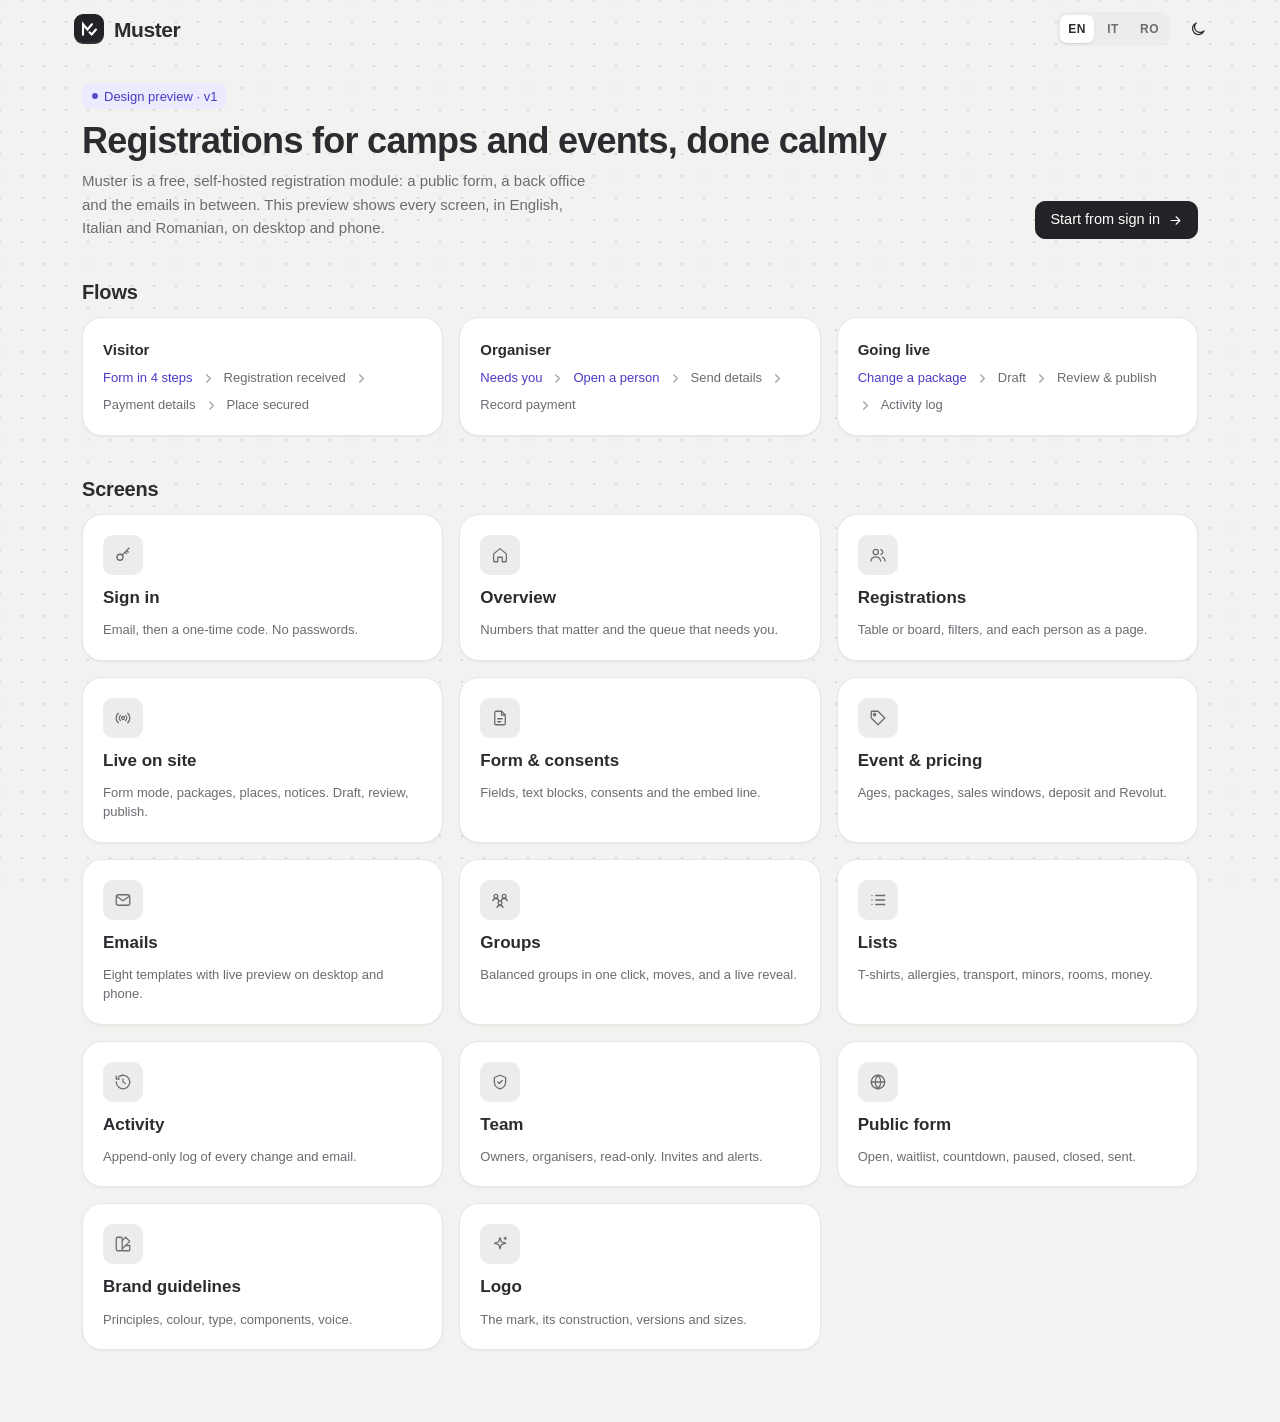
<file: design/index.html>
<!doctype html>
<html lang="en">
<head>
<meta charset="utf-8">
<meta name="viewport" content="width=device-width, initial-scale=1, viewport-fit=cover">
<title>Muster · design preview</title>
<link rel="icon" href="favicon.svg" type="image/svg+xml">
<link rel="stylesheet" href="css/tokens.css?v=10">
<link rel="stylesheet" href="css/ui.css?v=10">
<link rel="stylesheet" href="css/pages.css?v=10">
</head>
<body>
<header class="public__bar" style="max-width:var(--content-max)">
  <a class="brand" href="index.html"><span class="brand__mark" data-mark></span><span class="brand__name">Muster</span></a>
  <span class="grow"></span><span data-lang-slot></span>
  <button type="button" class="btn btn--ghost btn--icon btn--sm" data-theme-toggle aria-label="Theme"><span data-icon="moon"></span></button>
</header>
<main class="page" id="main">
  <header class="page-head">
    <div>
      <span class="chip chip--accent" style="margin-bottom:12px" data-i18n="hub.chip">Design preview · v1</span>
      <h1 class="page-head__title" data-i18n="hub.title">Registrations for camps and events, done calmly</h1>
      <p class="page-head__lead" data-i18n="hub.lead">Muster is a free, self-hosted registration module: a public form, a back office and the emails in between. This preview shows every screen, in English, Italian and Romanian, on desktop and phone.</p>
    </div>
    <div class="page-head__actions"><a class="btn btn--primary" href="login.html"><span data-i18n="hub.start">Start from sign in</span><span data-icon="arrowr" data-icon-class="i--sm"></span></a></div>
  </header>

  <section class="section">
    <div class="section__head"><h2 class="section__title" data-i18n="hub.flows">Flows</h2></div>
    <div class="grid-3">
      <div class="card card--pad stack stack--sm"><b data-i18n="hub.f1">Visitor</b><div class="flow small muted"><a href="public.html" data-i18n="hub.f1a">Form in 4 steps</a><span data-icon="chevr" data-icon-class="i--sm"></span><span data-i18n="em.t1">Registration received</span><span data-icon="chevr" data-icon-class="i--sm"></span><span data-i18n="em.t3">Payment details</span><span data-icon="chevr" data-icon-class="i--sm"></span><span data-i18n="st.secured">Place secured</span></div></div>
      <div class="card card--pad stack stack--sm"><b data-i18n="hub.f2">Organiser</b><div class="flow small muted"><a href="overview.html" data-i18n="ov.needs">Needs you</a><span data-icon="chevr" data-icon-class="i--sm"></span><a href="registrations.html#r6" data-i18n="hub.f2a">Open a person</a><span data-icon="chevr" data-icon-class="i--sm"></span><span data-i18n="ns.received.b">Send details</span><span data-icon="chevr" data-icon-class="i--sm"></span><span data-i18n="ns.rec">Record payment</span></div></div>
      <div class="card card--pad stack stack--sm"><b data-i18n="hub.f3">Going live</b><div class="flow small muted"><a href="live.html" data-i18n="hub.f3a">Change a package</a><span data-icon="chevr" data-icon-class="i--sm"></span><span data-i18n="prev.draft">Draft</span><span data-icon="chevr" data-icon-class="i--sm"></span><span data-i18n="pub.review">Review &amp; publish</span><span data-icon="chevr" data-icon-class="i--sm"></span><span data-i18n="activity.short">Activity log</span></div></div>
    </div>
  </section>

  <section class="section">
    <div class="section__head"><h2 class="section__title" data-i18n="hub.screens">Screens</h2></div>
    <div class="cards" id="screens"></div>
  </section>
</main>
<script src="js/i18n.js?v=10"></script>
<script src="js/muster.js?v=10"></script>
<script>
document.addEventListener('muster:ready', () => {
  const R = Muster, esc = R.esc;
  R.$$('[data-mark]').forEach((el) => (el.innerHTML = R.mark));
  R.$('[data-lang-slot]').innerHTML = R.langSwitch(); R.applyI18n(R.$('[data-lang-slot]'));
  const S = [
    ['login.html', 'key', 'auth.title', 'Sign in', 'hub.s.login', 'Email, then a one-time code. No passwords.'],
    ['overview.html', 'home', 'nav.overview', 'Overview', 'hub.s.ov', 'Numbers that matter and the queue that needs you.'],
    ['registrations.html', 'users', 'nav.registrations', 'Registrations', 'hub.s.reg', 'Table or board, filters, and each person as a page.'],
    ['live.html', 'live', 'live.title', 'Live on site', 'hub.s.live', 'Form mode, packages, places, notices. Draft, review, publish.'],
    ['form-builder.html', 'form', 'nav.form', 'Form & consents', 'hub.s.form', 'Fields, text blocks, consents and the embed line.'],
    ['offer.html', 'tag', 'nav.offer', 'Event & pricing', 'hub.s.offer', 'Ages, packages, sales windows, deposit and Revolut.'],
    ['emails.html', 'mail', 'nav.emails', 'Emails', 'hub.s.em', 'Eight templates with live preview on desktop and phone.'],
    ['groups.html', 'groups', 'nav.groups', 'Groups', 'hub.s.groups', 'Balanced groups in one click, moves, and a live reveal.'],
    ['lists.html', 'list', 'nav.lists', 'Lists', 'hub.s.ls', 'T-shirts, allergies, transport, minors, rooms, money.'],
    ['activity.html', 'history', 'nav.activity', 'Activity', 'hub.s.ac', 'Append-only log of every change and email.'],
    ['team.html', 'shield', 'nav.team', 'Team', 'hub.s.tm', 'Owners, organisers, read-only. Invites and alerts.'],
    ['public.html', 'globe', 'hub.s.pub.t', 'Public form', 'hub.s.pub', 'Open, waitlist, countdown, paused, closed, sent.'],
    ['brand.html', 'swatch', 'br.chip', 'Brand guidelines', 'hub.s.br', 'Principles, colour, type, components, voice.'],
    ['logo.html', 'sparkle', 'lg.chip', 'Logo', 'hub.s.logo', 'The mark, its construction, versions and sizes.'],
  ];
  function render() {
    R.$('#screens').innerHTML = S.map(([h, ic, k, en, sk, s]) => `<a class="card card--hover hub-card" href="${h}"><span class="hub-card__icon">${R.icon(ic)}</span><span class="hub-card__title">${esc(R.t(k, en))}</span><span class="hub-card__text">${esc(R.t(sk, s))}</span></a>`).join('');
  }
  document.addEventListener('muster:lang', render);
  render();
});
</script>
</body>
</html>
</file>
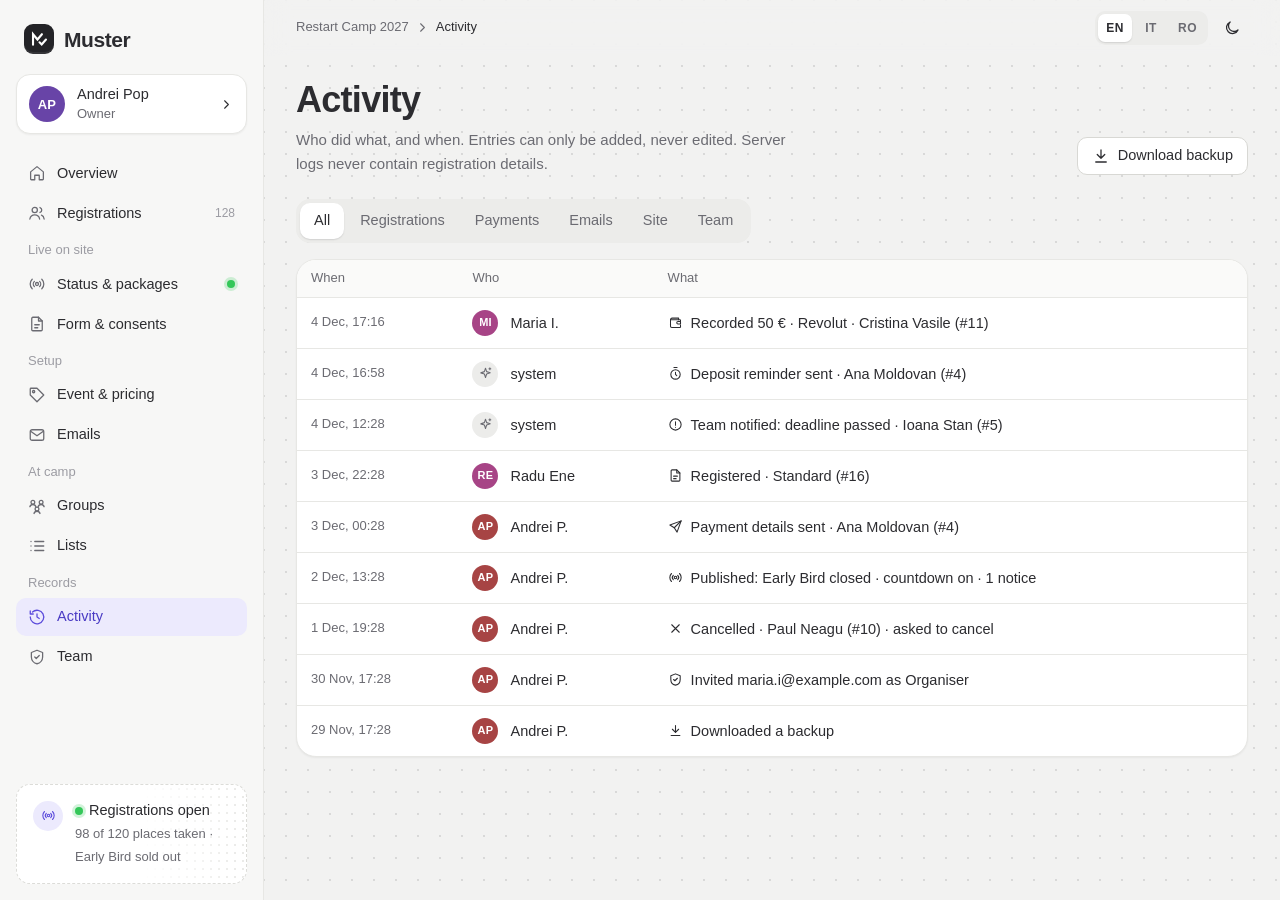
<file: design/activity.html>
<!doctype html>
<html lang="en">
<head>
<meta charset="utf-8">
<meta name="viewport" content="width=device-width, initial-scale=1, viewport-fit=cover">
<meta name="robots" content="noindex">
<title>Activity · Muster</title>
<link rel="icon" href="favicon.svg" type="image/svg+xml">
<link rel="stylesheet" href="css/tokens.css?v=10">
<link rel="stylesheet" href="css/ui.css?v=10">
</head>
<body data-shell data-page="activity" data-title="Activity" data-title-key="nav.activity">
<div data-content>
  <header class="page-head">
    <div>
      <h1 class="page-head__title" data-i18n="ac.title">Activity</h1>
      <p class="page-head__lead" data-i18n="ac.lead">Who did what, and when. Entries can only be added, never edited. Server logs never contain registration details.</p>
    </div>
    <div class="page-head__actions"><button class="btn" type="button" data-toast="Backup downloaded" data-toast-key="toast.backup"><span data-icon="download"></span><span data-i18n="ac.backup">Download backup</span></button></div>
  </header>

  <div class="seg" data-seg role="tablist" id="kinds" style="margin-bottom:16px">
    <button class="seg__item" type="button" role="tab" aria-selected="true" data-value="all" data-i18n="v.all">All</button>
    <button class="seg__item" type="button" role="tab" aria-selected="false" data-value="reg" data-i18n="nav.registrations">Registrations</button>
    <button class="seg__item" type="button" role="tab" aria-selected="false" data-value="pay" data-i18n="ac.pay">Payments</button>
    <button class="seg__item" type="button" role="tab" aria-selected="false" data-value="mail" data-i18n="nav.emails">Emails</button>
    <button class="seg__item" type="button" role="tab" aria-selected="false" data-value="site" data-i18n="ac.site">Site</button>
    <button class="seg__item" type="button" role="tab" aria-selected="false" data-value="team" data-i18n="nav.team">Team</button>
  </div>

  <div class="table-wrap"><table class="table table--cards">
    <thead><tr><th data-i18n="ac.when">When</th><th data-i18n="ac.who">Who</th><th data-i18n="ac.what">What</th></tr></thead>
    <tbody id="log"></tbody>
  </table></div>
</div>

<script src="js/i18n.js?v=10"></script>
<script src="js/muster.js?v=10"></script>
<script>
document.addEventListener('muster:ready', () => {
  const R = Muster, esc = R.esc, H = 3600e3, now = Date.now();
  const L = [
    [0.2, 'Maria I.', 'pay', 'wallet', 'ac.1', 'Recorded 50 € · Revolut · Cristina Vasile (#11)'],
    [0.5, 'system', 'mail', 'timer', 'ac.2', 'Deposit reminder sent · Ana Moldovan (#4)'],
    [5, 'system', 'mail', 'alert', 'ac.3', 'Team notified: deadline passed · Ioana Stan (#5)'],
    [19, 'Radu Ene', 'reg', 'form', 'ac.4', 'Registered · Standard (#16)'],
    [41, 'Andrei P.', 'mail', 'send', 'ac.5', 'Payment details sent · Ana Moldovan (#4)'],
    [52, 'Andrei P.', 'site', 'live', 'ac.6', 'Published: Early Bird closed · countdown on · 1 notice'],
    [70, 'Andrei P.', 'reg', 'x', 'ac.7', 'Cancelled · Paul Neagu (#10) · asked to cancel'],
    [96, 'Andrei P.', 'team', 'shield', 'ac.8', 'Invited maria.i@example.com as Organiser'],
    [120, 'Andrei P.', 'team', 'download', 'ac.9', 'Downloaded a backup'],
  ];
  let kind = 'all';
  function render() {
    R.$('#log').innerHTML = L.filter((r) => kind === 'all' || r[2] === kind).map(([h, who, k, ic, key, en]) => `
      <tr><td data-label="${esc(R.t('ac.when', 'When'))}" class="small muted" style="white-space:nowrap">${R.fmtDate(new Date(now - h * H).toISOString(), 'time')}</td>
      <td data-label="${esc(R.t('ac.who', 'Who'))}"><span class="person"><span class="avatar avatar--sm" ${who === 'system' ? 'style="background:var(--surface-sunk);color:var(--ink-2)"' : `data-hue style="--h:${who.length * 40}"`}>${who === 'system' ? R.icon('sparkle', 'i--sm') : esc(who.split(' ').map((w) => w[0]).join(''))}</span>${esc(who === 'system' ? R.t('h.system', 'system') : who)}</span></td>
      <td class="cell-main"><span class="row">${R.icon(ic, 'i--sm')}<span>${esc(R.t(key, en))}</span></span></td></tr>`).join('');
  }
  R.$('#kinds').addEventListener('seg:change', (e) => { kind = e.detail; render(); });
  document.addEventListener('muster:lang', render);
  render();
});
</script>
</body>
</html>
</file>
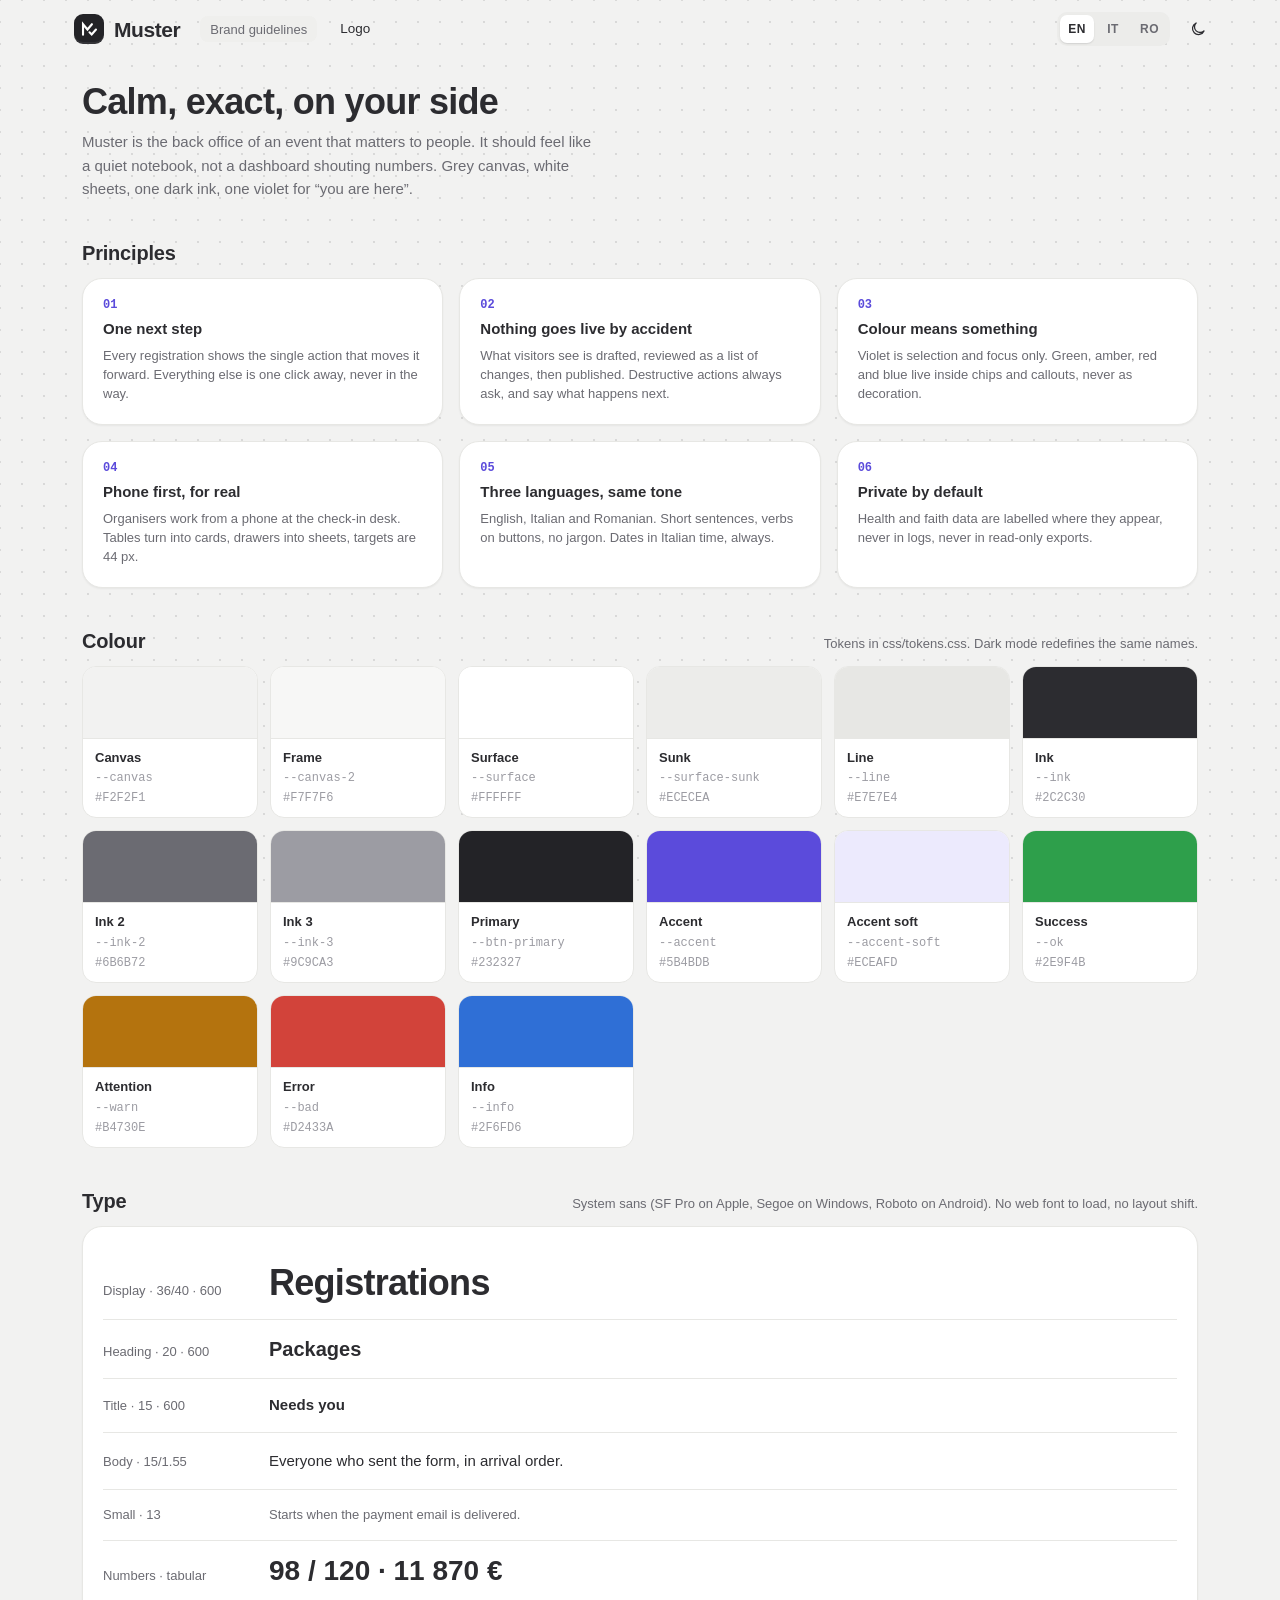
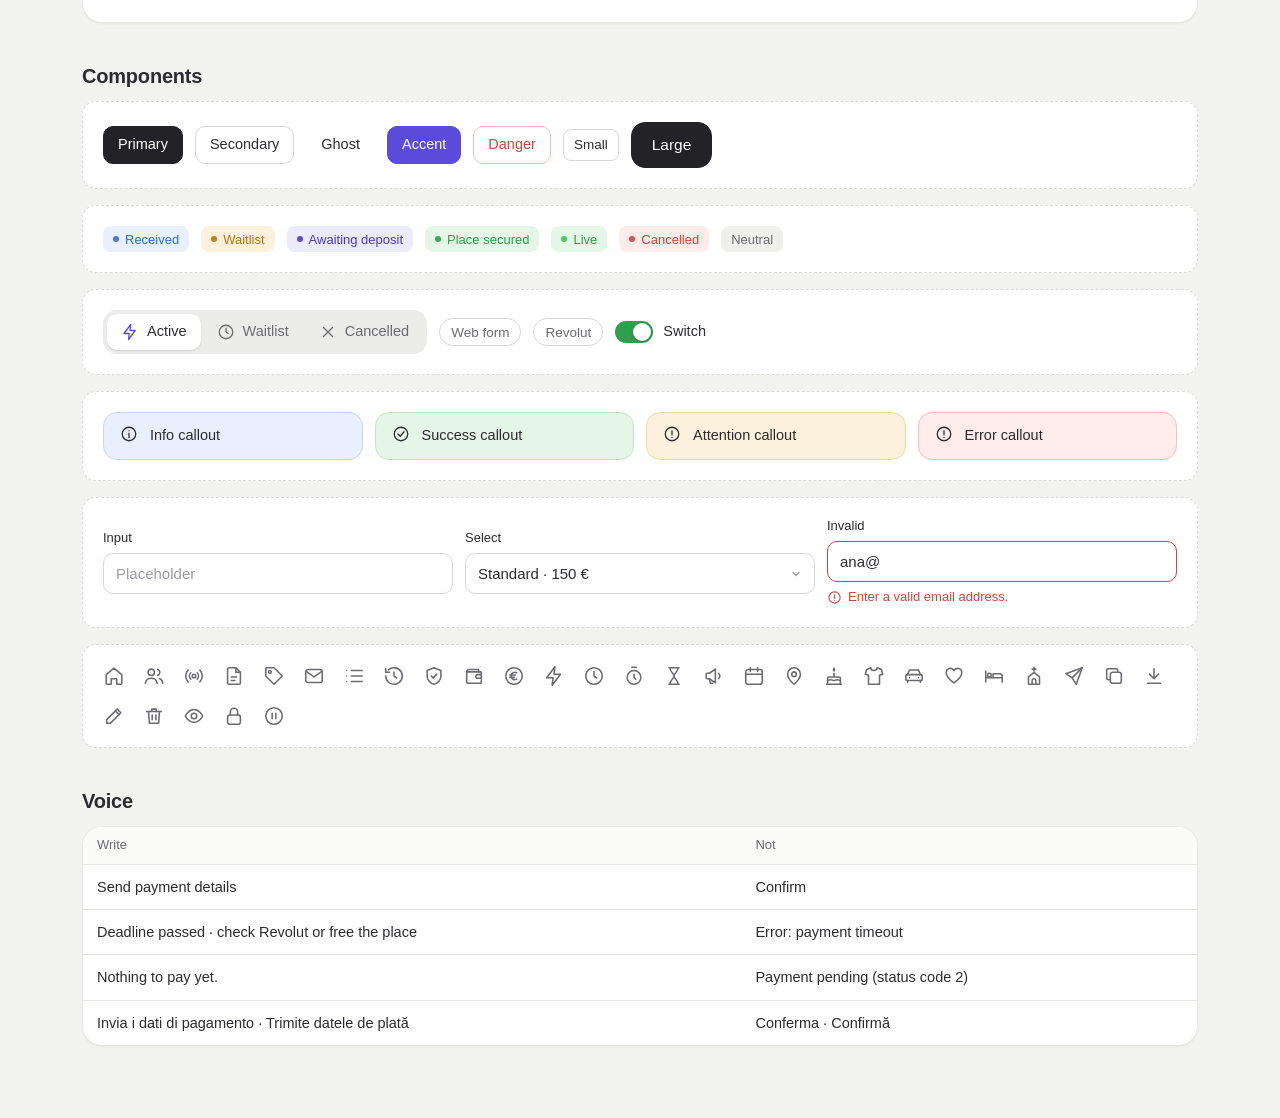
<file: design/brand.html>
<!doctype html>
<html lang="en">
<head>
<meta charset="utf-8">
<meta name="viewport" content="width=device-width, initial-scale=1, viewport-fit=cover">
<title>Brand · Muster</title>
<link rel="icon" href="favicon.svg" type="image/svg+xml">
<link rel="stylesheet" href="css/tokens.css?v=10">
<link rel="stylesheet" href="css/ui.css?v=10">
<link rel="stylesheet" href="css/pages.css?v=10">
</head>
<body>
<header class="public__bar" style="max-width:var(--content-max)">
  <a class="brand" href="index.html"><span class="brand__mark" data-mark></span><span class="brand__name">Muster</span></a>
  <span class="chip chip--plain" data-i18n="br.chip">Brand guidelines</span><a class="btn btn--sm btn--ghost" href="logo.html" data-i18n="lg.chip">Logo</a>
  <span class="grow"></span><span data-lang-slot></span>
  <button type="button" class="btn btn--ghost btn--icon btn--sm" data-theme-toggle aria-label="Theme"><span data-icon="moon"></span></button>
</header>
<main class="page" id="main">
  <header class="page-head">
    <div>
      <h1 class="page-head__title" data-i18n="br.title">Calm, exact, on your side</h1>
      <p class="page-head__lead" data-i18n="br.lead">Muster is the back office of an event that matters to people. It should feel like a quiet notebook, not a dashboard shouting numbers. Grey canvas, white sheets, one dark ink, one violet for “you are here”.</p>
    </div>
  </header>

  <section class="section">
    <div class="section__head"><h2 class="section__title" data-i18n="br.principles">Principles</h2></div>
    <div class="grid-3">
      <div class="card principle"><span class="principle__n">01</span><b data-i18n="br.p1">One next step</b><p data-i18n="br.p1s">Every registration shows the single action that moves it forward. Everything else is one click away, never in the way.</p></div>
      <div class="card principle"><span class="principle__n">02</span><b data-i18n="br.p2">Nothing goes live by accident</b><p data-i18n="br.p2s">What visitors see is drafted, reviewed as a list of changes, then published. Destructive actions always ask, and say what happens next.</p></div>
      <div class="card principle"><span class="principle__n">03</span><b data-i18n="br.p3">Colour means something</b><p data-i18n="br.p3s">Violet is selection and focus only. Green, amber, red and blue live inside chips and callouts, never as decoration.</p></div>
      <div class="card principle"><span class="principle__n">04</span><b data-i18n="br.p4">Phone first, for real</b><p data-i18n="br.p4s">Organisers work from a phone at the check-in desk. Tables turn into cards, drawers into sheets, targets are 44 px.</p></div>
      <div class="card principle"><span class="principle__n">05</span><b data-i18n="br.p5">Three languages, same tone</b><p data-i18n="br.p5s">English, Italian and Romanian. Short sentences, verbs on buttons, no jargon. Dates in Italian time, always.</p></div>
      <div class="card principle"><span class="principle__n">06</span><b data-i18n="br.p6">Private by default</b><p data-i18n="br.p6s">Health and faith data are labelled where they appear, never in logs, never in read-only exports.</p></div>
    </div>
  </section>

  <section class="section">
    <div class="section__head"><h2 class="section__title" data-i18n="br.colour">Colour</h2><p class="section__lead" data-i18n="br.colour.s">Tokens in css/tokens.css. Dark mode redefines the same names.</p></div>
    <div class="swatches" id="sw"></div>
  </section>

  <section class="section">
    <div class="section__head"><h2 class="section__title" data-i18n="br.type">Type</h2><p class="section__lead" data-i18n="br.type.s">System sans (SF Pro on Apple, Segoe on Windows, Roboto on Android). No web font to load, no layout shift.</p></div>
    <div class="card card--pad">
      <div class="typerow"><span class="small muted">Display · 36/40 · 600</span><span style="font:var(--t-display);letter-spacing:var(--track-tight)">Registrations</span></div>
      <div class="typerow"><span class="small muted">Heading · 20 · 600</span><span style="font:var(--t-h2)">Packages</span></div>
      <div class="typerow"><span class="small muted">Title · 15 · 600</span><span style="font:var(--t-h3)">Needs you</span></div>
      <div class="typerow"><span class="small muted">Body · 15/1.55</span><span>Everyone who sent the form, in arrival order.</span></div>
      <div class="typerow"><span class="small muted">Small · 13</span><span class="small muted">Starts when the payment email is delivered.</span></div>
      <div class="typerow"><span class="small muted">Numbers · tabular</span><span class="num" style="font:600 28px/1 var(--font-display)">98 / 120 · 11 870 €</span></div>
    </div>
  </section>

  <section class="section">
    <div class="section__head"><h2 class="section__title" data-i18n="br.comp">Components</h2></div>
    <div class="stack">
      <div class="specimen"><button class="btn btn--primary" type="button">Primary</button><button class="btn" type="button">Secondary</button><button class="btn btn--ghost" type="button">Ghost</button><button class="btn btn--accent" type="button">Accent</button><button class="btn btn--danger" type="button">Danger</button><button class="btn btn--sm" type="button">Small</button><button class="btn btn--primary btn--lg" type="button">Large</button></div>
      <div class="specimen" id="chips"></div>
      <div class="specimen"><div class="seg" data-seg role="group"><button class="seg__item" type="button" aria-pressed="true"><span data-icon="zap"></span>Active</button><button class="seg__item" type="button" aria-pressed="false"><span data-icon="clock"></span>Waitlist</button><button class="seg__item" type="button" aria-pressed="false"><span data-icon="x"></span>Cancelled</button></div>
        <span class="tag">Web form</span><span class="tag">Revolut</span><label class="switch"><input type="checkbox" checked><span class="switch__track"></span>Switch</label></div>
      <div class="specimen" style="display:grid;grid-template-columns:repeat(auto-fit,minmax(240px,1fr))">
        <div class="callout callout--info"><span data-icon="info"></span><div class="callout__body">Info callout</div></div>
        <div class="callout callout--ok"><span data-icon="checkc"></span><div class="callout__body">Success callout</div></div>
        <div class="callout callout--warn"><span data-icon="alert"></span><div class="callout__body">Attention callout</div></div>
        <div class="callout callout--bad"><span data-icon="alert"></span><div class="callout__body">Error callout</div></div>
      </div>
      <div class="specimen" style="display:grid;grid-template-columns:repeat(auto-fit,minmax(240px,1fr))">
        <label class="field"><span class="field__label">Input</span><input class="input" placeholder="Placeholder"></label>
        <label class="field"><span class="field__label">Select</span><select class="select"><option>Standard · 150 €</option></select></label>
        <label class="field"><span class="field__label">Invalid</span><input class="input" aria-invalid="true" value="ana@"><span class="field__error"><span data-icon="alert" data-icon-class="i--sm"></span>Enter a valid email address.</span></label>
      </div>
      <div class="specimen" id="icons" style="gap:18px"></div>
    </div>
  </section>

  <section class="section">
    <div class="section__head"><h2 class="section__title" data-i18n="br.voice">Voice</h2></div>
    <div class="table-wrap"><table class="table table--cards">
      <thead><tr><th data-i18n="br.do">Write</th><th data-i18n="br.dont">Not</th></tr></thead>
      <tbody>
        <tr><td class="cell-main">Send payment details</td><td data-label="Not">Confirm</td></tr>
        <tr><td class="cell-main">Deadline passed · check Revolut or free the place</td><td data-label="Not">Error: payment timeout</td></tr>
        <tr><td class="cell-main">Nothing to pay yet.</td><td data-label="Not">Payment pending (status code 2)</td></tr>
        <tr><td class="cell-main">Invia i dati di pagamento · Trimite datele de plată</td><td data-label="Not">Conferma · Confirmă</td></tr>
      </tbody>
    </table></div>
  </section>
</main>
<script src="js/i18n.js?v=10"></script>
<script src="js/muster.js?v=10"></script>
<script>
document.addEventListener('muster:ready', () => {
  const R = Muster, esc = R.esc;
  R.$$('[data-mark]').forEach((el) => (el.innerHTML = R.mark));
  R.$('[data-lang-slot]').innerHTML = R.langSwitch(); R.applyI18n(R.$('[data-lang-slot]'));
  const S = [['--canvas', 'Canvas'], ['--canvas-2', 'Frame'], ['--surface', 'Surface'], ['--surface-sunk', 'Sunk'], ['--line', 'Line'], ['--ink', 'Ink'], ['--ink-2', 'Ink 2'], ['--ink-3', 'Ink 3'], ['--btn-primary', 'Primary'], ['--accent', 'Accent'], ['--accent-soft', 'Accent soft'], ['--ok', 'Success'], ['--warn', 'Attention'], ['--bad', 'Error'], ['--info', 'Info']];
  function sw() {
    const cs = getComputedStyle(document.documentElement);
    R.$('#sw').innerHTML = S.map(([v, n]) => `<div class="swatch"><div class="swatch__color" style="background:var(${v})"></div><div class="swatch__meta"><b>${n}</b><code>${v}</code><code>${cs.getPropertyValue(v).trim()}</code></div></div>`).join('');
  }
  sw(); new MutationObserver(sw).observe(document.documentElement, { attributes: true, attributeFilter: ['data-theme'] });
  R.$('#chips').innerHTML = Object.keys(R.STATUS || {}).length ? '' : '';
  R.$('#chips').innerHTML = ['chip--info:Received', 'chip--warn:Waitlist', 'chip--accent:Awaiting deposit', 'chip--ok:Place secured', 'chip--ok chip--live:Live', 'chip--bad:Cancelled', 'chip--plain:Neutral'].map((s) => { const [c, l] = s.split(':'); return `<span class="chip ${c}">${l}</span>`; }).join('');
  R.$('#icons').innerHTML = ['home', 'users', 'live', 'form', 'tag', 'mail', 'list', 'history', 'shield', 'wallet', 'euro', 'zap', 'clock', 'timer', 'hourglass', 'megaphone', 'calendar', 'pin', 'cake', 'shirt', 'car', 'heart', 'bed', 'church', 'send', 'copy', 'download', 'edit', 'trash', 'eye', 'lock', 'pause'].map((n) => `<span title="${n}" style="color:var(--ink-2)">${R.icon(n, 'i--lg')}</span>`).join('');
});
</script>
</body>
</html>
</file>
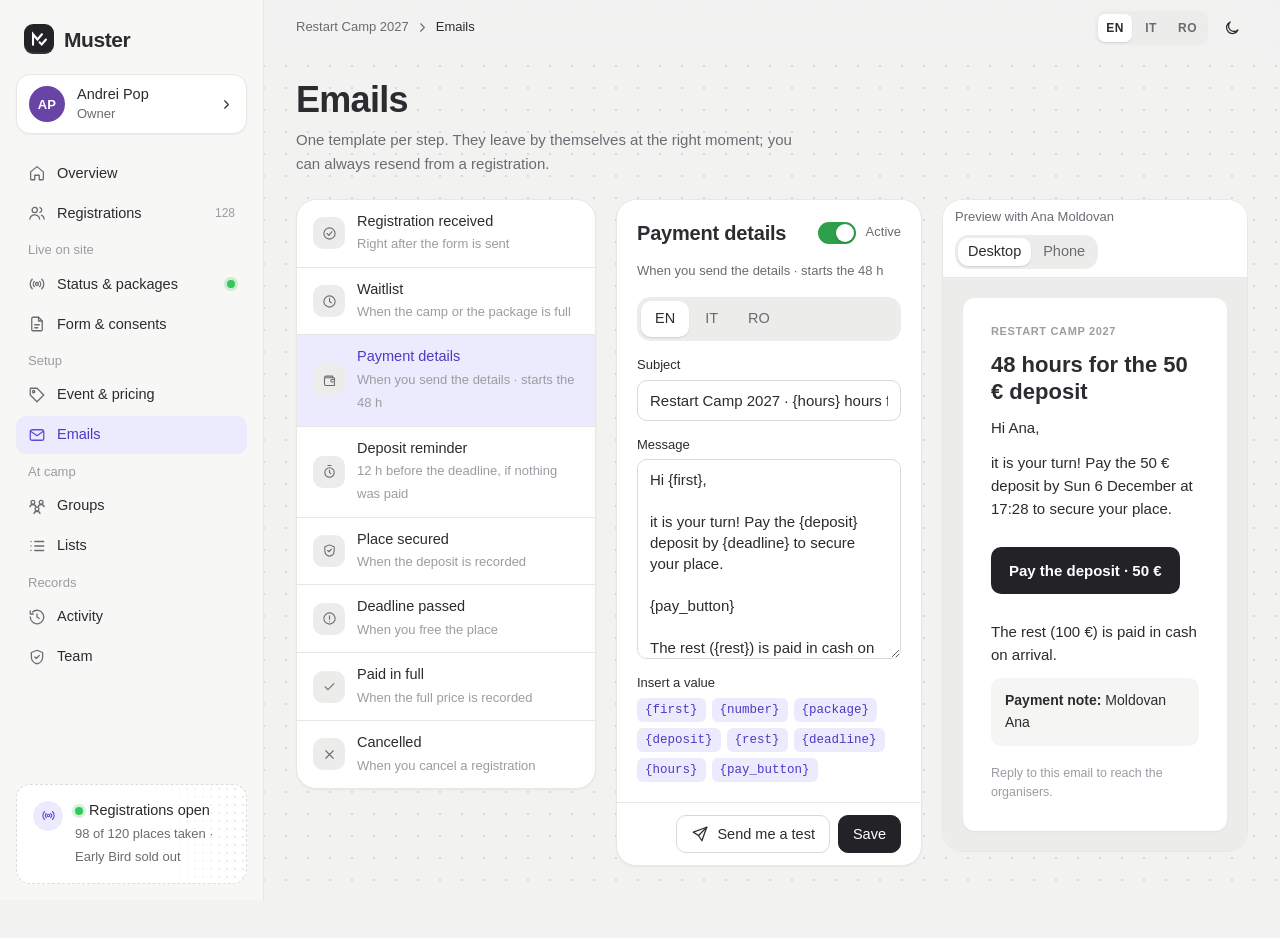
<file: design/emails.html>
<!doctype html>
<html lang="en">
<head>
<meta charset="utf-8">
<meta name="viewport" content="width=device-width, initial-scale=1, viewport-fit=cover">
<meta name="robots" content="noindex">
<title>Emails · Muster</title>
<link rel="icon" href="favicon.svg" type="image/svg+xml">
<link rel="stylesheet" href="css/tokens.css?v=10">
<link rel="stylesheet" href="css/ui.css?v=10">
<link rel="stylesheet" href="css/pages.css?v=10">
<style>
  .tpl-list { display: flex; flex-direction: column; }
  .tpl { display: flex; align-items: center; gap: var(--s3); padding: var(--s3) var(--s4); border: 0; border-bottom: 1px solid var(--line); background: none; text-align: left; width: 100%; color: var(--ink); }
  .tpl:last-child { border-bottom: 0; }
  .tpl:hover { background: var(--surface-2); }
  .tpl[aria-current="true"] { background: var(--accent-soft); }
  .tpl[aria-current="true"] .tpl__name { color: var(--accent-ink); }
  .tpl__name { font: var(--t-ui); }
  .tpl__when { font: var(--t-small); color: var(--ink-3); }
  .em-grid { display: grid; grid-template-columns: 300px minmax(0, 1fr); gap: var(--s5); align-items: start; }
  @media (max-width: 1100px) { .em-grid { grid-template-columns: 1fr; } }
</style>
</head>
<body data-shell data-page="emails" data-title="Emails" data-title-key="nav.emails">
<div data-content>
  <header class="page-head">
    <div>
      <h1 class="page-head__title" data-i18n="em.title">Emails</h1>
      <p class="page-head__lead" data-i18n="em.lead">One template per step. They leave by themselves at the right moment; you can always resend from a registration.</p>
    </div>
  </header>

  <div class="em-grid">
    <nav class="card" aria-label="Templates"><div class="tpl-list" id="tpls"></div></nav>

    <div class="stack stack--lg" style="min-width:0">
      <div class="mail-split">
        <form class="card" onsubmit="event.preventDefault();Muster.toast(Muster.t('toast.saved','Saved'))">
          <div class="card__body stack">
            <div class="row row--between row--wrap"><h2 class="section__title" id="tpl-name"></h2><label class="switch"><input type="checkbox" checked><span class="switch__track"></span><span class="small muted" data-i18n="em.on">Active</span></label></div>
            <p class="small muted" id="tpl-when"></p>
            <div class="seg" data-seg role="group" aria-label="Language of this template"><button class="seg__item" type="button" aria-pressed="true">EN</button><button class="seg__item" type="button" aria-pressed="false">IT</button><button class="seg__item" type="button" aria-pressed="false">RO</button></div>
            <label class="field"><span class="field__label" data-i18n="em.subject">Subject</span><input class="input" id="subj"></label>
            <label class="field"><span class="field__label" data-i18n="em.body">Message</span><textarea class="textarea" id="body" style="min-height:200px"></textarea></label>
            <div class="field"><span class="field__label" data-i18n="em.vars">Insert a value</span>
              <div class="tags" id="vars"></div></div>
          </div>
          <div class="card__foot">
            <button class="btn" type="button" data-toast="Test sent to andrei.pop@example.com" data-toast-key="toast.test"><span data-icon="send"></span><span data-i18n="em.test">Send me a test</span></button>
            <button class="btn btn--primary" type="submit" data-i18n="act.save">Save</button>
          </div>
        </form>

        <div class="mailframe">
          <div class="mailframe__bar">
            <span class="small muted grow" data-i18n="em.preview">Preview with Ana Moldovan</span>
            <div class="seg" data-seg role="group" id="dev" style="padding:3px"><button class="seg__item" type="button" aria-pressed="true" data-value="desk" style="min-height:28px;padding:0 10px" data-i18n="em.desk">Desktop</button><button class="seg__item" type="button" aria-pressed="false" data-value="phone" style="min-height:28px;padding:0 10px" data-i18n="em.phone">Phone</button></div>
          </div>
          <div class="mailframe__canvas"><article class="mailframe__doc" id="doc"></article></div>
        </div>
      </div>
    </div>
  </div>
</div>

<script src="js/i18n.js?v=10"></script>
<script src="js/muster.js?v=10"></script>
<script>
document.addEventListener('muster:ready', () => {
  const R = Muster, $ = R.$, esc = R.esc;
  const T = [
    { id: 'received', ic: 'checkc', k: 'em.t1', en: 'Registration received', wk: 'em.w1', w: 'Right after the form is sent', subj: 'Restart Camp 2027 · we got your registration', body: 'Hi {first},\n\nwe received your registration, number {number}. Nothing to pay yet: when it is your turn you will get the payment link.\n\nSee you in Varazze!' },
    { id: 'waitlist', ic: 'clock', k: 'em.t2', en: 'Waitlist', wk: 'em.w2', w: 'When the camp or the package is full', subj: 'Restart Camp 2027 · you are on the waitlist', body: 'Hi {first},\n\nthe places are taken right now. You are number {number}: if one frees up, it is yours first.' },
    { id: 'pay', ic: 'wallet', k: 'em.t3', en: 'Payment details', wk: 'em.w3', w: 'When you send the details · starts the 48 h', subj: 'Restart Camp 2027 · {hours} hours for the {deposit} deposit', body: 'Hi {first},\n\nit is your turn! Pay the {deposit} deposit by {deadline} to secure your place.\n\n{pay_button}\n\nThe rest ({rest}) is paid in cash on arrival.' },
    { id: 'reminder', ic: 'timer', k: 'em.t4', en: 'Deposit reminder', wk: 'em.w4', w: '12 h before the deadline, if nothing was paid', subj: 'Restart Camp 2027 · reminder: deposit due soon', body: 'Hi {first},\n\nwe have not received the {deposit} deposit yet. Your place stays yours until {deadline}.\n\n{pay_button}' },
    { id: 'secured', ic: 'shield', k: 'em.t5', en: 'Place secured', wk: 'em.w5', w: 'When the deposit is recorded', subj: 'Restart Camp 2027 · your place is secured', body: 'Hi {first},\n\nwe received your deposit. Your place is secured. Bring {rest} in cash on 3 January.' },
    { id: 'expired', ic: 'alert', k: 'em.t6', en: 'Deadline passed', wk: 'em.w6', w: 'When you free the place', subj: 'Restart Camp 2027 · the deposit deadline passed', body: 'Hi {first},\n\nwe did not receive the deposit in time, so the place went to the next person. Paid already? Reply with the receipt.' },
    { id: 'paid', ic: 'check', k: 'em.t7', en: 'Paid in full', wk: 'em.w7', w: 'When the full price is recorded', subj: 'Restart Camp 2027 · thank you, all paid', body: 'Hi {first},\n\nwe received the full amount. Nothing left to pay. See you soon!' },
    { id: 'cancelled', ic: 'x', k: 'em.t8', en: 'Cancelled', wk: 'em.w8', w: 'When you cancel a registration', subj: 'Restart Camp 2027 · registration cancelled', body: 'Hi {first},\n\nyour registration has been cancelled. If this is a mistake, reply and we will put it back.' },
  ];
  const VARS = ['first', 'number', 'package', 'deposit', 'rest', 'deadline', 'hours', 'pay_button'];
  const SAMPLE = { first: 'Ana', number: '4', package: 'Standard', deposit: '50 €', rest: '100 €', hours: '48', deadline: R.fmtDate(new Date(Date.now() + 48 * 3600e3).toISOString(), 'long') };
  let cur = 'pay';
  function renderList() {
    $('#tpls').innerHTML = T.map((t) => `<button class="tpl" type="button" data-tpl="${t.id}" aria-current="${t.id === cur}"><span class="rowline__icon" style="width:32px;height:32px">${R.icon(t.ic, 'i--sm')}</span><span class="grow"><span class="tpl__name" style="display:block">${esc(R.t(t.k, t.en))}</span><span class="tpl__when">${esc(R.t(t.wk, t.w))}</span></span></button>`).join('');
  }
  function preview() {
    const fill = (s) => esc(s).replace(/\{(\w+)\}/g, (m, k) => k === 'pay_button' ? `<span class="mbtn">${esc(R.t('em.paybtn', 'Pay the deposit · 50 €'))}</span>` : esc(SAMPLE[k] ?? m));
    const t = T.find((x) => x.id === cur);
    $('#doc').innerHTML = `<div style="font:600 11px/1 var(--font);letter-spacing:.06em;text-transform:uppercase;color:#9C9CA3;margin-bottom:14px">Restart Camp 2027</div><h1>${fill($('#subj').value.replace(/^Restart Camp 2027 · /, ''))}</h1>${fill($('#body').value).split('\n\n').map((p) => `<p style="margin:0 0 12px">${p.replace(/\n/g, '<br>')}</p>`).join('')}${t.id === 'pay' ? `<div class="mbox"><b>${esc(R.t('em.note', 'Payment note'))}:</b> Moldovan Ana</div>` : ''}<p style="color:#9C9CA3;font-size:12.5px;margin-top:18px">${esc(R.t('em.foot', 'Reply to this email to reach the organisers.'))}</p>`;
  }
  function load() {
    const t = T.find((x) => x.id === cur);
    $('#tpl-name').textContent = R.t(t.k, t.en); $('#tpl-when').textContent = R.t(t.wk, t.w);
    $('#subj').value = t.subj; $('#body').value = t.body; renderList(); preview();
  }
  $('#vars').innerHTML = VARS.map((v) => `<button class="var" type="button" data-var="${v}">{${v}}</button>`).join('');
  document.addEventListener('click', (e) => {
    const b = e.target.closest('[data-tpl]'); if (b) { cur = b.dataset.tpl; load(); return; }
    const v = e.target.closest('[data-var]'); if (v) { const ta = $('#body'); const s = ta.selectionStart; ta.setRangeText('{' + v.dataset.var + '}', s, ta.selectionEnd, 'end'); ta.focus(); preview(); }
  });
  $('#subj').addEventListener('input', preview); $('#body').addEventListener('input', preview);
  $('#dev').addEventListener('seg:change', (e) => $('#doc').classList.toggle('is-phone', e.detail === 'phone'));
  document.addEventListener('muster:lang', load);
  load();
});
</script>
</body>
</html>
</file>
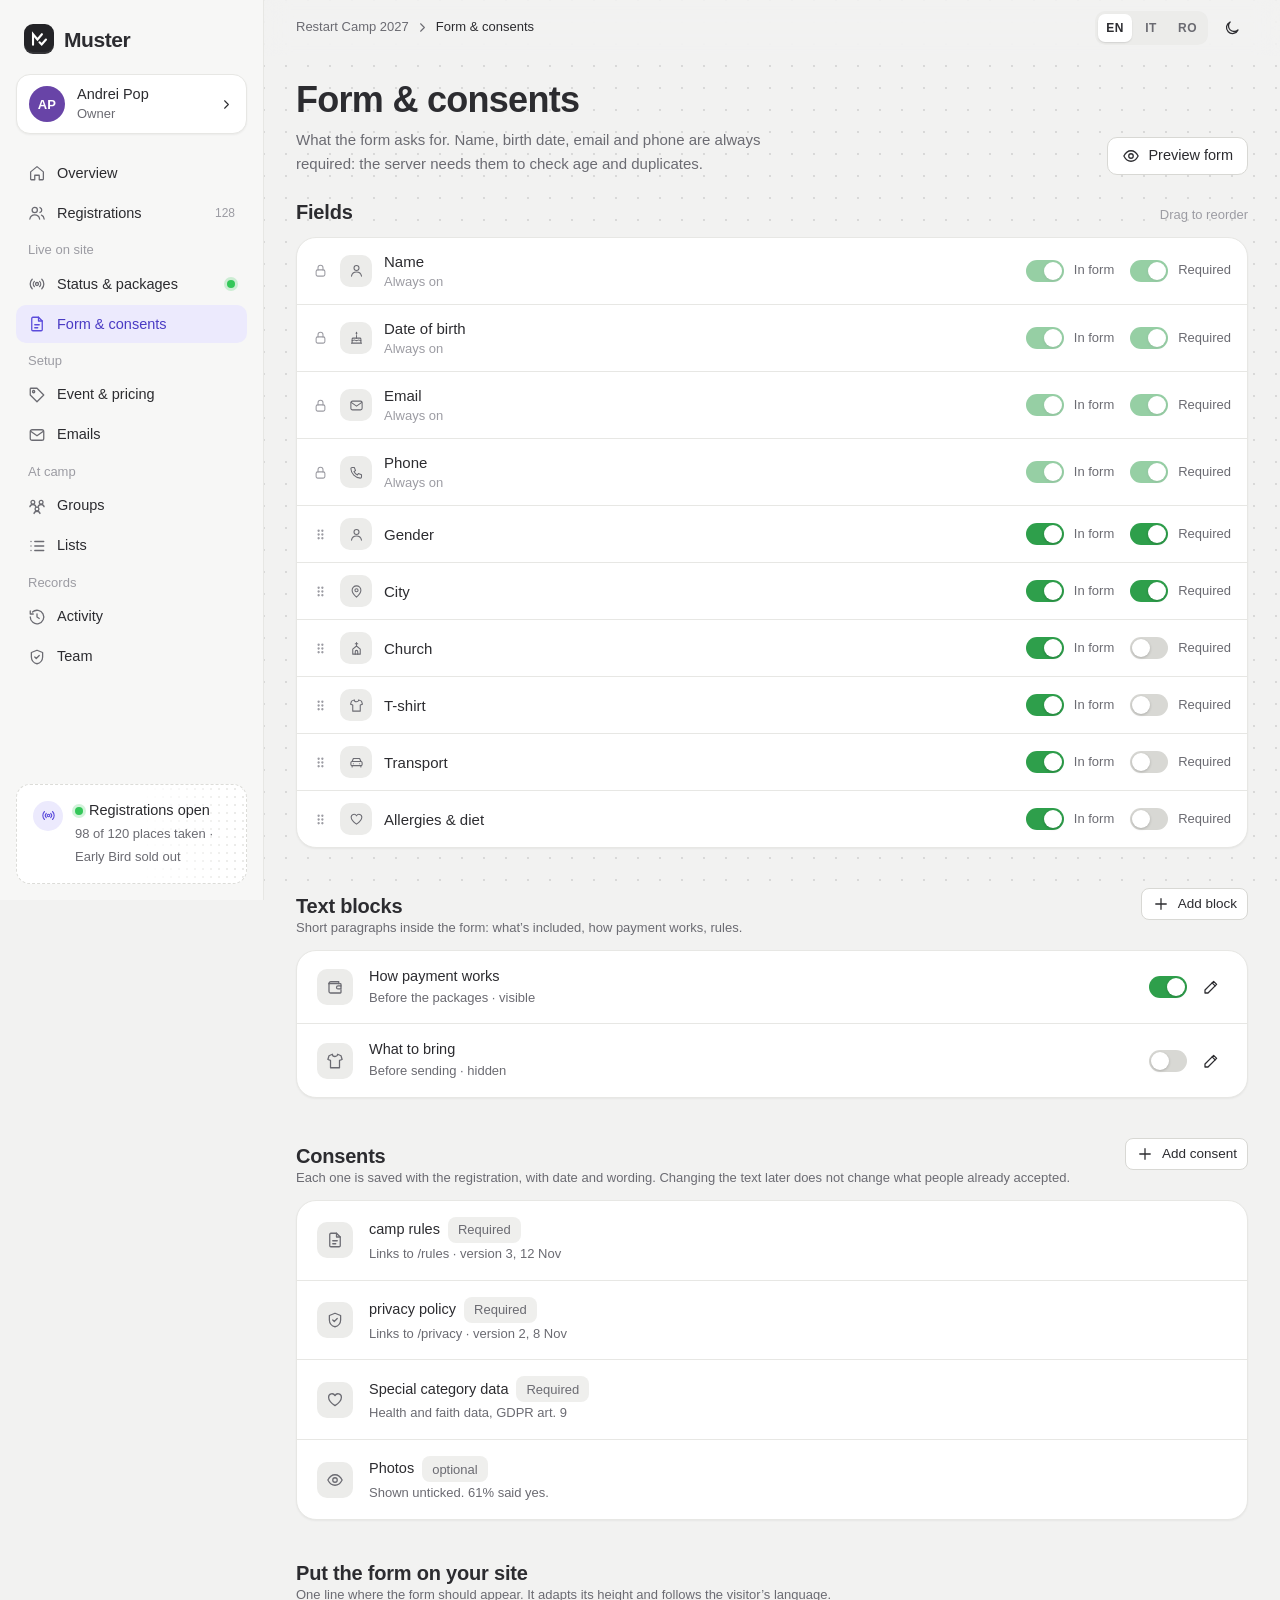
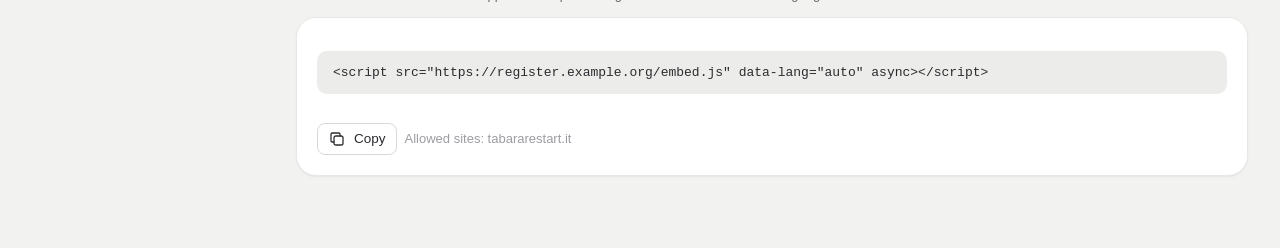
<file: design/form-builder.html>
<!doctype html>
<html lang="en">
<head>
<meta charset="utf-8">
<meta name="viewport" content="width=device-width, initial-scale=1, viewport-fit=cover">
<meta name="robots" content="noindex">
<title>Form &amp; consents · Muster</title>
<link rel="icon" href="favicon.svg" type="image/svg+xml">
<link rel="stylesheet" href="css/tokens.css?v=10">
<link rel="stylesheet" href="css/ui.css?v=10">
<link rel="stylesheet" href="css/pages.css?v=10">
<style>
  .fieldrow { display: flex; align-items: center; gap: var(--s3); padding: var(--s3) var(--s4); border-bottom: 1px solid var(--line); flex-wrap: wrap; }
  .fieldrow:last-child { border-bottom: 0; }
  .fieldrow__grip { color: var(--ink-3); cursor: grab; }
  .fieldrow__name { flex: 1 1 180px; min-width: 0; }
  .fieldrow__name b { font-weight: 500; }
  .fieldrow__end { display: flex; gap: var(--s4); align-items: center; flex-wrap: wrap; }
  @media (max-width: 560px) { .fieldrow__end { width: 100%; padding-left: 30px; } }
</style>
</head>
<body data-shell data-page="form" data-title="Form & consents" data-title-key="nav.form">
<div data-content>
  <header class="page-head">
    <div>
      <h1 class="page-head__title" data-i18n="fb.title">Form &amp; consents</h1>
      <p class="page-head__lead" data-i18n="fb.lead">What the form asks for. Name, birth date, email and phone are always required: the server needs them to check age and duplicates.</p>
    </div>
    <div class="page-head__actions"><a class="btn" href="public.html" target="_blank" rel="noopener"><span data-icon="eye"></span><span data-i18n="fb.preview">Preview form</span></a></div>
  </header>

  <section>
    <div class="section__head"><h2 class="section__title" data-i18n="fb.fields">Fields</h2><span class="small faint" data-i18n="fb.drag">Drag to reorder</span></div>
    <div class="rows" id="fields"></div>
  </section>

  <section class="section">
    <div class="section__head"><div><h2 class="section__title" data-i18n="fb.blocks">Text blocks</h2><p class="section__lead" data-i18n="fb.blocks.s">Short paragraphs inside the form: what’s included, how payment works, rules.</p></div><button class="btn btn--sm" type="button" data-toast="Block added to draft" data-toast-key="toast.block"><span data-icon="plus"></span><span data-i18n="fb.addblock">Add block</span></button></div>
    <div class="rows">
      <div class="rowline"><span class="rowline__icon" data-icon="wallet"></span><div class="rowline__text"><div class="rowline__title" data-i18n="pf.how">How payment works</div><div class="rowline__sub" data-i18n="fb.b1">Before the packages · visible</div></div><div class="rowline__end"><label class="switch"><input type="checkbox" checked><span class="switch__track"></span><span class="sr-only" data-i18n="vis">Visible</span></label><button class="btn btn--ghost btn--icon btn--sm" type="button" aria-label="Edit"><span data-icon="edit"></span></button></div></div>
      <div class="rowline"><span class="rowline__icon" data-icon="shirt"></span><div class="rowline__text"><div class="rowline__title" data-i18n="fb.b2t">What to bring</div><div class="rowline__sub" data-i18n="fb.b2">Before sending · hidden</div></div><div class="rowline__end"><label class="switch"><input type="checkbox"><span class="switch__track"></span><span class="sr-only" data-i18n="vis">Visible</span></label><button class="btn btn--ghost btn--icon btn--sm" type="button" aria-label="Edit"><span data-icon="edit"></span></button></div></div>
    </div>
  </section>

  <section class="section">
    <div class="section__head"><div><h2 class="section__title" data-i18n="fb.consents">Consents</h2><p class="section__lead" data-i18n="fb.consents.s">Each one is saved with the registration, with date and wording. Changing the text later does not change what people already accepted.</p></div><button class="btn btn--sm" type="button" data-toast="Consent added to draft" data-toast-key="toast.consent"><span data-icon="plus"></span><span data-i18n="fb.addconsent">Add consent</span></button></div>
    <div class="rows">
      <div class="rowline"><span class="rowline__icon" data-icon="form"></span><div class="rowline__text"><div class="rowline__title"><span data-i18n="pf.rules">camp rules</span> <span class="chip chip--plain" data-i18n="fb.req">Required</span></div><div class="rowline__sub" data-i18n="fb.c1">Links to /rules · version 3, 12 Nov</div></div></div>
      <div class="rowline"><span class="rowline__icon" data-icon="shield"></span><div class="rowline__text"><div class="rowline__title"><span data-i18n="pf.privacy">privacy policy</span> <span class="chip chip--plain" data-i18n="fb.req">Required</span></div><div class="rowline__sub" data-i18n="fb.c2">Links to /privacy · version 2, 8 Nov</div></div></div>
      <div class="rowline"><span class="rowline__icon" data-icon="heart"></span><div class="rowline__text"><div class="rowline__title"><span data-i18n="fb.c3t">Special category data</span> <span class="chip chip--plain" data-i18n="fb.req">Required</span></div><div class="rowline__sub" data-i18n="fb.c3">Health and faith data, GDPR art. 9</div></div></div>
      <div class="rowline"><span class="rowline__icon" data-icon="eye"></span><div class="rowline__text"><div class="rowline__title"><span data-i18n="fb.c4t">Photos</span> <span class="chip chip--plain" data-i18n="opt">optional</span></div><div class="rowline__sub" data-i18n="fb.c4">Shown unticked. 61% said yes.</div></div></div>
    </div>
  </section>

  <section class="section">
    <div class="section__head"><div><h2 class="section__title" data-i18n="fb.embed">Put the form on your site</h2><p class="section__lead" data-i18n="fb.embed.s">One line where the form should appear. It adapts its height and follows the visitor’s language.</p></div></div>
    <div class="card card--pad stack">
      <pre class="code" id="embed">&lt;script src="https://register.example.org/embed.js" data-lang="auto" async&gt;&lt;/script&gt;</pre>
      <div class="row row--wrap"><button class="btn btn--sm" type="button" data-copy="embed"><span data-icon="copy"></span><span data-i18n="act.copy">Copy</span></button><span class="small faint" data-i18n="fb.origins">Allowed sites: tabararestart.it</span></div>
    </div>
  </section>
</div>

<script src="js/i18n.js?v=10"></script>
<script src="js/muster.js?v=10"></script>
<script>
document.addEventListener('muster:ready', () => {
  const R = Muster, esc = R.esc;
  const F = [
    ['user', 'fld.name', 'Name', true, true, true], ['cake', 'fld.birth2', 'Date of birth', true, true, true], ['mail', 'fld.email', 'Email', true, true, true], ['phone', 'fld.phone', 'Phone', true, true, true],
    ['user', 'fld.gender', 'Gender', true, true, false], ['pin', 'fld.city', 'City', true, true, false], ['church', 'fld.church', 'Church', true, false, false],
    ['shirt', 'fld.shirt', 'T-shirt', true, false, false], ['car', 'fld.transport', 'Transport', true, false, false], ['heart', 'fld.allergies', 'Allergies & diet', true, false, false],
  ];
  function render() {
    R.$('#fields').innerHTML = F.map(([ic, k, en, on, req, locked], i) => `
      <div class="fieldrow">
        <span class="fieldrow__grip">${R.icon(locked ? 'lock' : 'grip', 'i--sm')}</span>
        <span class="rowline__icon" style="width:32px;height:32px">${R.icon(ic, 'i--sm')}</span>
        <span class="fieldrow__name"><b>${esc(R.t(k, en))}</b>${locked ? `<span class="small faint" style="display:block">${esc(R.t('fb.locked', 'Always on'))}</span>` : ''}</span>
        <span class="fieldrow__end">
          <label class="switch"><input type="checkbox" ${on ? 'checked' : ''} ${locked ? 'disabled' : ''}><span class="switch__track"></span><span class="small muted">${esc(R.t('fb.inform', 'In form'))}</span></label>
          <label class="switch"><input type="checkbox" ${req ? 'checked' : ''} ${locked ? 'disabled' : ''}><span class="switch__track"></span><span class="small muted">${esc(R.t('fb.req', 'Required'))}</span></label>
        </span>
      </div>`).join('');
  }
  document.addEventListener('muster:lang', render);
  render();
});
</script>
</body>
</html>
</file>
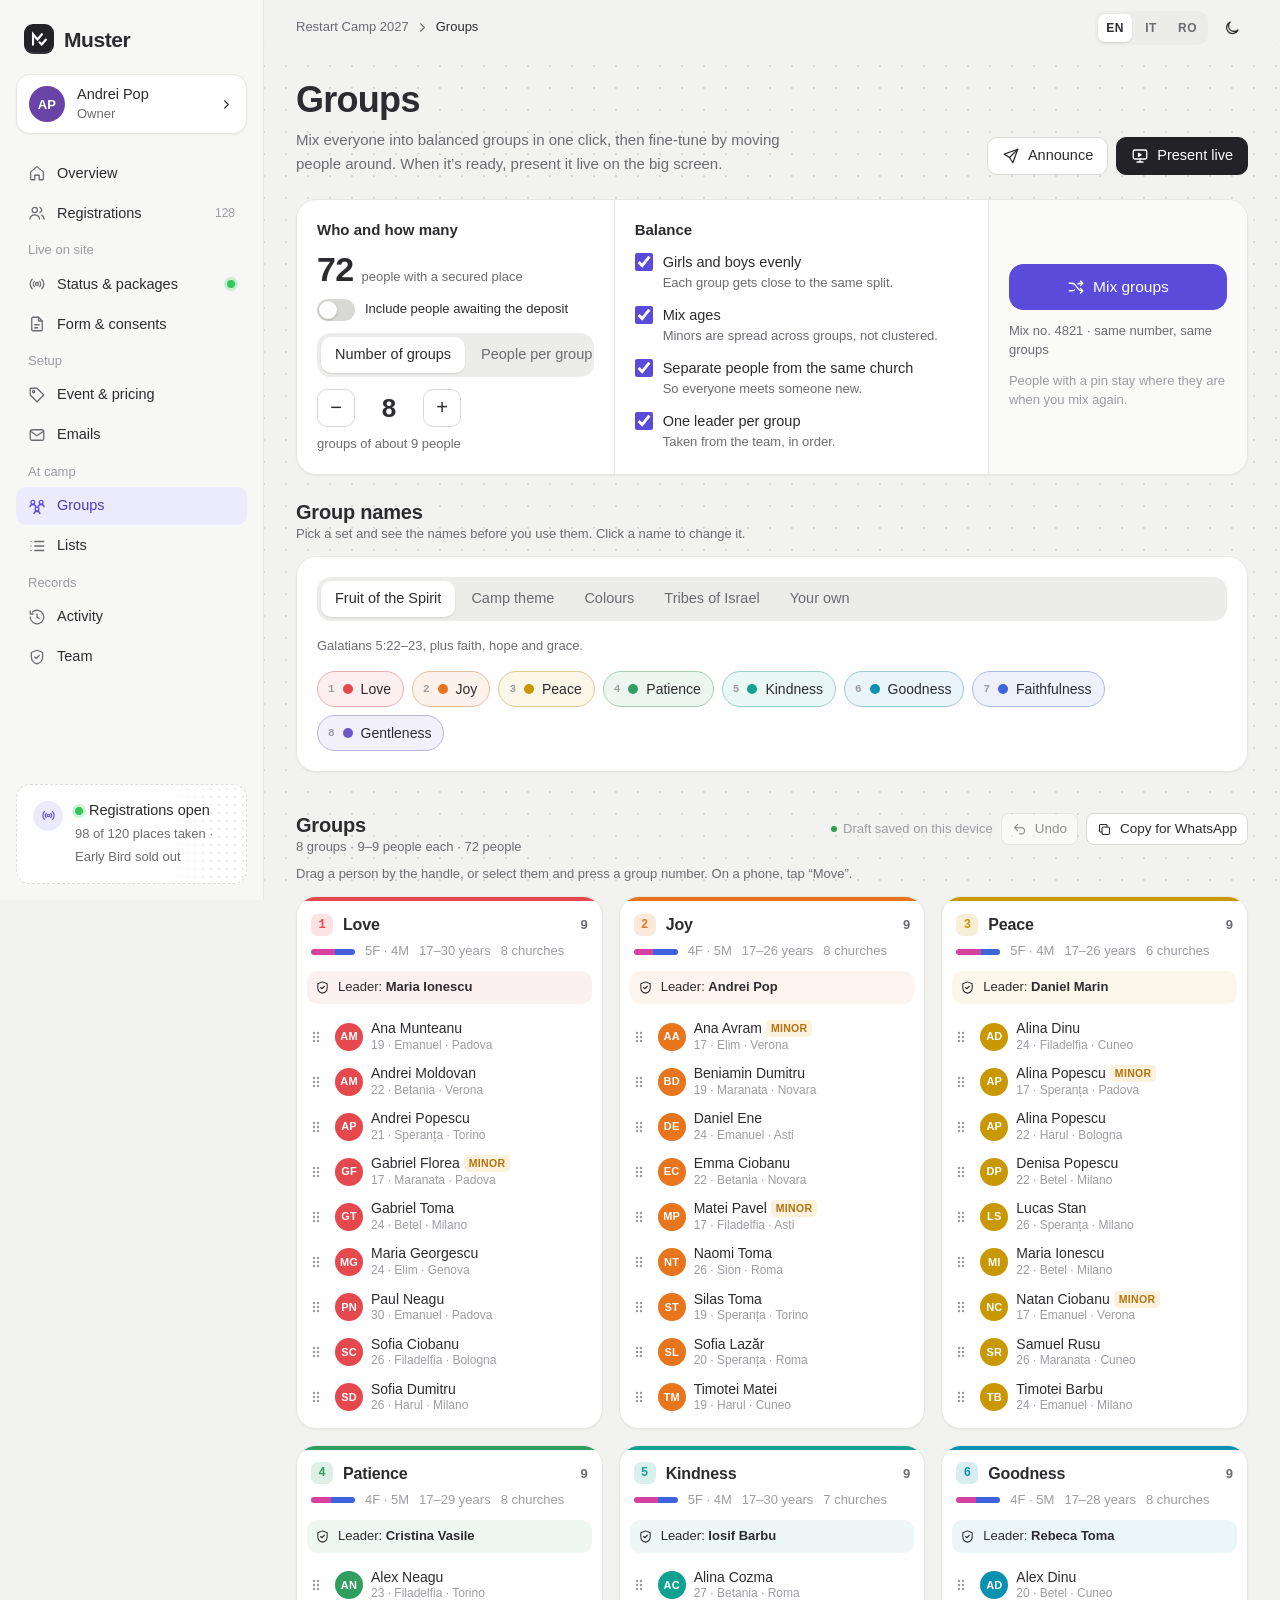
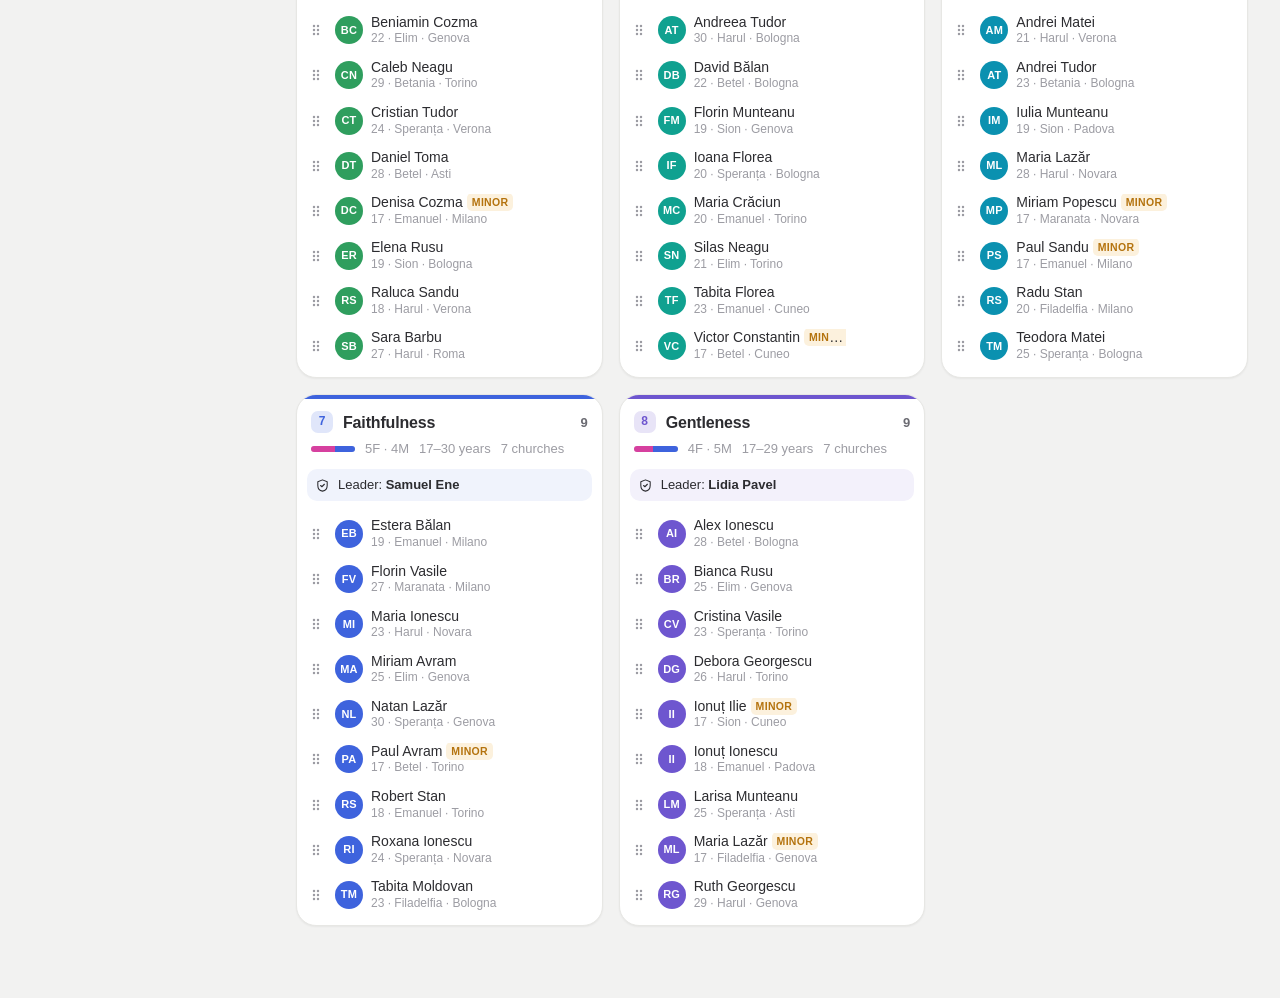
<file: design/groups.html>
<!doctype html>
<html lang="en">
<head>
<meta charset="utf-8">
<meta name="viewport" content="width=device-width, initial-scale=1, viewport-fit=cover">
<meta name="robots" content="noindex">
<title>Groups · Muster</title>
<link rel="icon" href="favicon.svg" type="image/svg+xml">
<link rel="stylesheet" href="css/tokens.css?v=10">
<link rel="stylesheet" href="css/ui.css?v=10">
<link rel="stylesheet" href="css/pages.css?v=10">
<link rel="stylesheet" href="css/groups.css?v=10">
</head>
<body data-shell data-page="groups" data-title="Groups" data-title-key="nav.groups">
<div data-content>

  <header class="page-head">
    <div>
      <h1 class="page-head__title" data-i18n="gr.title">Groups</h1>
      <p class="page-head__lead" data-i18n="gr.lead">Mix everyone into balanced groups in one click, then fine-tune by moving people around. When it’s ready, present it live on the big screen.</p>
    </div>
    <div class="page-head__actions">
      <button class="btn" type="button" id="announce"><span data-icon="send"></span><span data-i18n="gr.announce">Announce</span></button>
      <button class="btn btn--primary" type="button" id="present"><span data-icon="present"></span><span data-i18n="gr.present">Present live</span></button>
    </div>
  </header>

  <!-- 1 · how to mix -->
  <section class="card gr-setup" aria-labelledby="mix-t">
    <div class="gr-setup__col">
      <h2 class="card__title" id="mix-t" data-i18n="gr.who">Who and how many</h2>
      <div class="gr-who">
        <span class="gr-who__n num" id="pool-n">0</span>
        <span class="small muted" data-i18n="gr.pool">people with a secured place</span>
      </div>
      <label class="switch"><input type="checkbox" id="inc-await"><span class="switch__track"></span><span class="small" data-i18n="gr.incawait">Include people awaiting the deposit</span></label>
      <div class="seg seg--full" data-seg role="group" id="by" aria-label="Split by">
        <button class="seg__item" type="button" aria-pressed="true" data-value="count" data-i18n="gr.bycount">Number of groups</button>
        <button class="seg__item" type="button" aria-pressed="false" data-value="size" data-i18n="gr.bysize">People per group</button>
      </div>
      <div class="stepper" role="group" aria-labelledby="step-l">
        <button class="btn btn--icon" type="button" id="minus" aria-label="−">−</button>
        <output class="stepper__value num" id="step-v">8</output>
        <button class="btn btn--icon" type="button" id="plus" aria-label="+">+</button>
        <span class="small muted" id="step-l"></span>
      </div>
    </div>

    <div class="gr-setup__col">
      <h2 class="card__title" data-i18n="gr.balance">Balance</h2>
      <label class="check"><input type="checkbox" data-rule="gender" checked> <span><b data-i18n="gr.r.gender">Girls and boys evenly</b><span class="small muted gr-sub" data-i18n="gr.r.gender.s">Each group gets close to the same split.</span></span></label>
      <label class="check"><input type="checkbox" data-rule="age" checked> <span><b data-i18n="gr.r.age">Mix ages</b><span class="small muted gr-sub" data-i18n="gr.r.age.s">Minors are spread across groups, not clustered.</span></span></label>
      <label class="check"><input type="checkbox" data-rule="church" checked> <span><b data-i18n="gr.r.church">Separate people from the same church</b><span class="small muted gr-sub" data-i18n="gr.r.church.s">So everyone meets someone new.</span></span></label>
      <label class="check"><input type="checkbox" data-rule="leaders" checked> <span><b data-i18n="gr.r.leaders">One leader per group</b><span class="small muted gr-sub" data-i18n="gr.r.leaders.s">Taken from the team, in order.</span></span></label>
    </div>

    <div class="gr-setup__col gr-setup__go">
      <button class="btn btn--accent btn--lg btn--block" type="button" id="shuffle"><span data-icon="shuffle"></span><span data-i18n="gr.shuffle">Mix groups</span></button>
      <p class="small muted" id="seed-l"></p>
      <p class="small faint" data-i18n="gr.lockhint">People with a pin stay where they are when you mix again.</p>
    </div>
  </section>

  <!-- 2 · names preview -->
  <section class="section" aria-labelledby="names-t" style="margin-top:24px">
    <div class="section__head"><div><h2 class="section__title" id="names-t" data-i18n="gr.names">Group names</h2><p class="section__lead" data-i18n="gr.names.s">Pick a set and see the names before you use them. Click a name to change it.</p></div></div>
    <div class="card card--pad stack">
      <div class="seg" data-seg role="group" id="sets" aria-label="Name sets"></div>
      <p class="small muted" id="set-hint"></p>
      <div class="namechips" id="namechips"></div>
      <label class="field" id="custom-wrap" hidden><span class="field__label" data-i18n="gr.custom.l">Your names, one per line</span><textarea class="textarea" id="custom" rows="4" placeholder="Lions&#10;Eagles&#10;Wolves"></textarea></label>
    </div>
  </section>

  <!-- 3 · the board -->
  <section class="section" aria-labelledby="board-t">
    <div class="section__head">
      <div><h2 class="section__title" id="board-t" data-i18n="gr.board">Groups</h2><p class="section__lead" id="board-sum"></p></div>
      <div class="row row--wrap">
        <span class="small faint gr-saved" id="saved" data-i18n="gr.saved">Draft saved on this device</span>
        <button class="btn btn--sm" type="button" id="undo" disabled><span data-icon="undo" data-icon-class="i--sm"></span><span data-i18n="gr.undo">Undo</span></button>
        <button class="btn btn--sm" type="button" data-copy="copytext"><span data-icon="copy" data-icon-class="i--sm"></span><span data-i18n="gr.copy">Copy for WhatsApp</span></button>
      </div>
    </div>
    <p class="small muted gr-kbd" data-i18n="gr.kbd">Drag a person by the handle, or select them and press a group number. On a phone, tap “Move”.</p>
    <div class="groups" id="groups" aria-live="polite"></div>
    <textarea hidden id="copytext"></textarea>
  </section>
</div>

<!-- move a person -->
<div class="modal" id="m-move" role="dialog" aria-modal="true" aria-labelledby="m-move-t">
  <button class="modal__scrim" type="button" tabindex="-1" aria-label="Close"></button>
  <div class="modal__box">
    <div class="modal__head"><h2 class="modal__title" id="m-move-t"></h2><p class="small muted" id="m-move-s" style="margin-top:4px"></p></div>
    <div class="modal__body"><div class="movegrid" id="movegrid"></div></div>
    <div class="modal__foot"><button class="btn" type="button" data-modal-close data-i18n="act.cancel">Cancel</button></div>
  </div>
</div>

<!-- announce -->
<div class="modal" id="m-ann" role="dialog" aria-modal="true" aria-labelledby="m-ann-t">
  <button class="modal__scrim" type="button" tabindex="-1" aria-label="Close"></button>
  <div class="modal__box">
    <div class="modal__head"><h2 class="modal__title" id="m-ann-t" data-i18n="gr.ann.t">Announce the groups</h2></div>
    <div class="modal__body">
      <label class="check"><input type="checkbox" checked> <span><b data-i18n="gr.ann.mail">Email each person their group</b><span class="small muted gr-sub" data-i18n="gr.ann.mail.s">In their language, with the group colour and leader.</span></span></label>
      <label class="check"><input type="checkbox"> <span><b data-i18n="gr.ann.leaders">Send each leader their list</b><span class="small muted gr-sub" data-i18n="gr.ann.leaders.s">Names, ages, phone numbers, allergies.</span></span></label>
      <div class="gr-mail" id="ann-prev"></div>
      <div class="callout callout--info"><span data-icon="info"></span><div class="callout__body small" data-i18n="gr.ann.note">After announcing, moves still work, but people who already got an email are not told again.</div></div>
    </div>
    <div class="modal__foot">
      <button class="btn" type="button" data-modal-close data-i18n="act.cancel">Cancel</button>
      <button class="btn btn--primary" type="button" id="ann-ok"><span data-icon="send"></span><span id="ann-ok-l"></span></button>
    </div>
  </div>
</div>

<!-- live presentation -->
<div class="stage" id="stage" role="dialog" aria-modal="true" aria-label="Groups presentation" hidden>
  <div class="stage__top">
    <span class="stage__brand"><span class="pw-dot"></span>Restart Camp 2027</span>
    <span class="stage__count num" id="st-count"></span>
    <button class="stage__btn" type="button" id="st-all" data-i18n="gr.st.all">All groups</button>
    <button class="stage__btn" type="button" id="st-exit" aria-label="Exit"><span data-icon="x"></span></button>
  </div>
  <div class="stage__main" id="st-main"></div>
  <div class="stage__foot">
    <button class="stage__nav" type="button" id="st-prev" aria-label="Previous"><span data-icon="chevl"></span></button>
    <div class="stage__dots" id="st-dots"></div>
    <button class="stage__nav stage__nav--next" type="button" id="st-next" aria-label="Next"><span data-icon="chevr"></span></button>
  </div>
  <p class="stage__hint" data-i18n="gr.st.hint">→ or Space: next · ← back · A: all groups · Esc: exit</p>
</div>

<script src="js/i18n.js?v=10"></script>
<script src="js/muster.js?v=10"></script>
<script src="js/data.js?v=10"></script>
<script src="js/groups.js?v=10"></script>
</body>
</html>
</file>
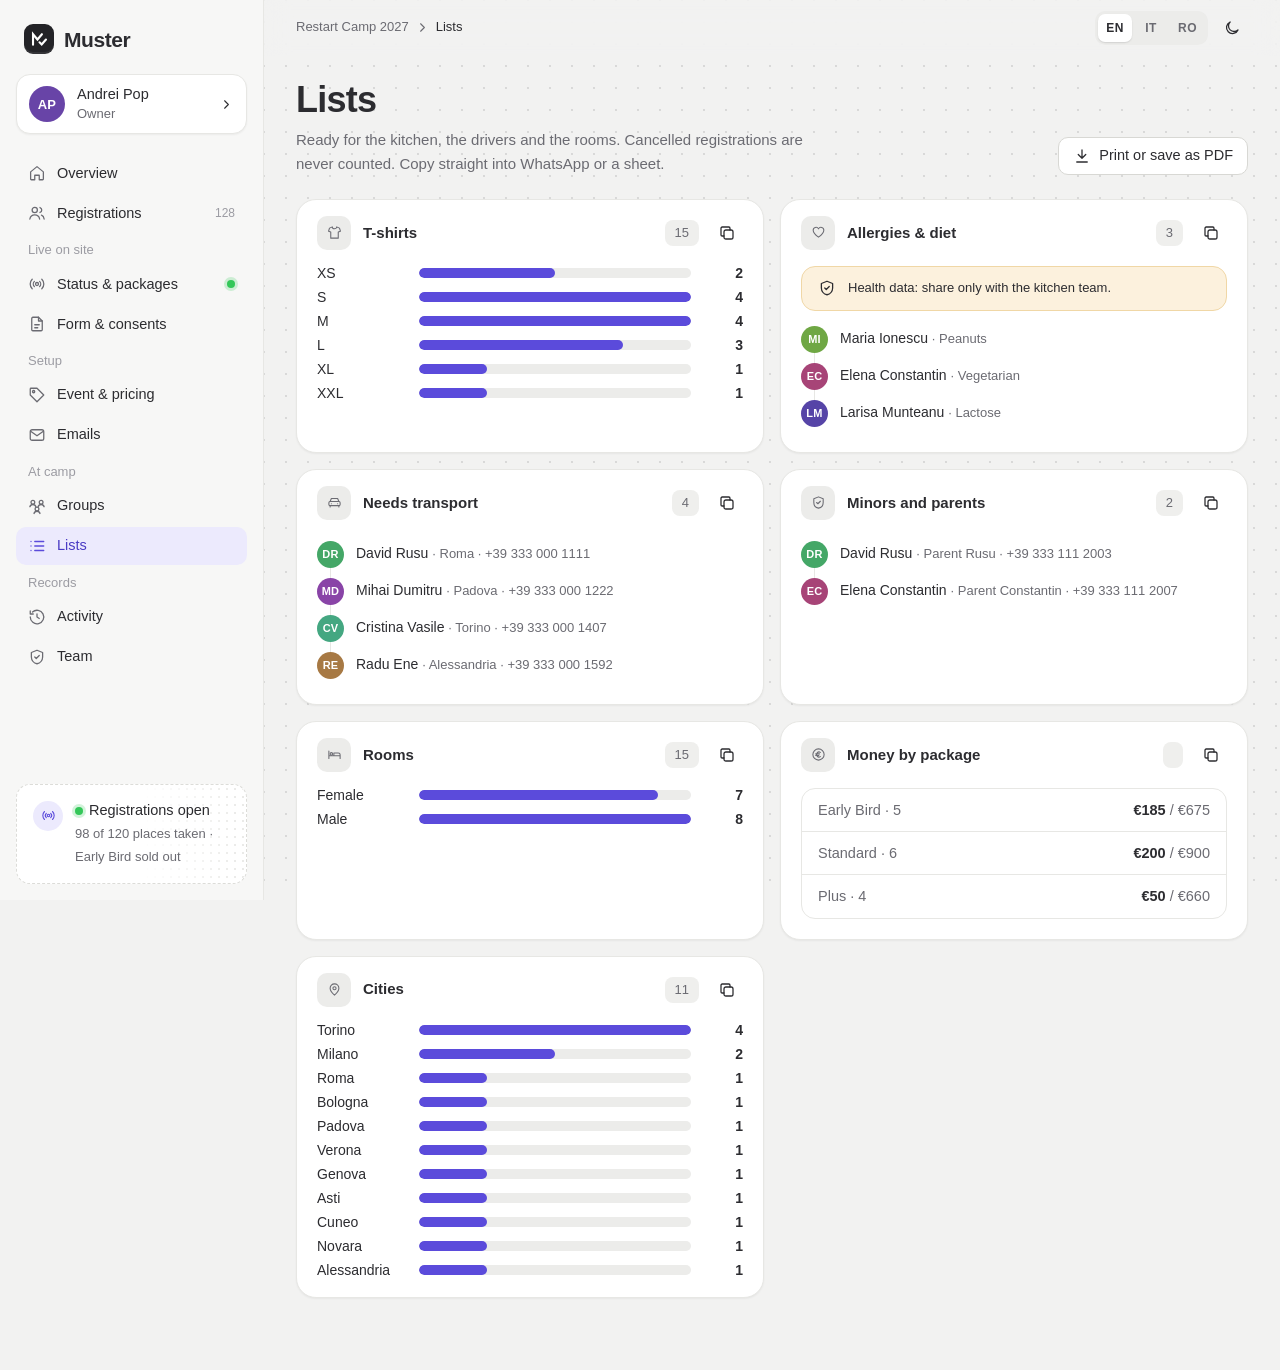
<file: design/lists.html>
<!doctype html>
<html lang="en">
<head>
<meta charset="utf-8">
<meta name="viewport" content="width=device-width, initial-scale=1, viewport-fit=cover">
<meta name="robots" content="noindex">
<title>Lists · Muster</title>
<link rel="icon" href="favicon.svg" type="image/svg+xml">
<link rel="stylesheet" href="css/tokens.css?v=10">
<link rel="stylesheet" href="css/ui.css?v=10">
<link rel="stylesheet" href="css/pages.css?v=10">
<style>.lists { display: grid; grid-template-columns: repeat(auto-fill, minmax(min(100%, 360px), 1fr)); gap: var(--s4); }</style>
</head>
<body data-shell data-page="lists" data-title="Lists" data-title-key="nav.lists">
<div data-content>
  <header class="page-head">
    <div>
      <h1 class="page-head__title" data-i18n="ls.title">Lists</h1>
      <p class="page-head__lead" data-i18n="ls.lead">Ready for the kitchen, the drivers and the rooms. Cancelled registrations are never counted. Copy straight into WhatsApp or a sheet.</p>
    </div>
    <div class="page-head__actions"><button class="btn" type="button" onclick="print()"><span data-icon="download"></span><span data-i18n="ls.print">Print or save as PDF</span></button></div>
  </header>
  <div class="lists" id="lists"></div>
</div>

<script src="js/i18n.js?v=10"></script>
<script src="js/muster.js?v=10"></script>
<script src="js/data.js?v=10"></script>
<script>
document.addEventListener('muster:ready', () => {
  const R = Muster, esc = R.esc;
  const act = () => R.PEOPLE.filter((p) => p.status !== 'cancelled');
  const count = (arr, f) => arr.reduce((m, p) => { const k = f(p); if (k) m[k] = (m[k] || 0) + 1; return m; }, {});
  const bars = (obj, order) => { const max = Math.max(1, ...Object.values(obj)); return `<div class="bars">${(order || Object.keys(obj)).map((k) => `<div class="bar"><span>${esc(k)}</span><div class="meter meter--accent"><i style="--v:${Math.round(((obj[k] || 0) / max) * 100)}%"></i></div><b>${obj[k] || 0}</b></div>`).join('')}</div>`; };
  const people = (arr, extra) => `<ul class="timeline" style="padding-left:0">${arr.map((p) => `<li style="padding:5px 0"><span class="avatar avatar--sm" data-hue style="--h:${R.hue(p)};width:27px;height:27px">${R.initials(p)}</span><div class="timeline__text" style="padding-top:2px"><b style="font-weight:500">${esc(p.first)} ${esc(p.last)}</b> ${extra ? `<span class="small muted">· ${esc(extra(p))}</span>` : ''}</div></li>`).join('') || `<p class="small faint">${esc(R.t('board.empty', 'Nobody here'))}</p>`}</ul>`;
  function card(id, icon, k, en, n, inner, text) {
    return `<section class="card" aria-labelledby="l-${id}"><div class="card__head"><span class="rowline__icon" style="width:34px;height:34px">${R.icon(icon, 'i--sm')}</span><h2 class="card__title grow" id="l-${id}">${esc(R.t(k, en))}</h2><span class="chip chip--plain">${n}</span><button class="btn btn--ghost btn--icon btn--sm" type="button" data-copy="c-${id}" aria-label="${esc(R.t('act.copy', 'Copy'))}">${R.icon('copy')}</button></div>
      <div class="listcard__body">${inner}</div><textarea hidden id="c-${id}">${esc(text)}</textarea></section>`;
  }
  function render() {
    const a = act();
    const sh = count(a, (p) => p.shirt); const shOrder = ['XS', 'S', 'M', 'L', 'XL', 'XXL'];
    const trans = a.filter((p) => p.transport === 'need');
    const minors = a.filter((p) => p.minor);
    const allergy = a.filter((p) => p.allergies);
    const f = a.filter((p) => p.gender === 'f'), m = a.filter((p) => p.gender === 'm');
    const money = R.PACKAGES.map((pk) => { const ps = a.filter((p) => p.pkg === pk.name); const paid = ps.reduce((t, p) => t + p.paid, 0); const due = ps.reduce((t, p) => t + p.price, 0); return [pk.name, ps.length, paid, due]; });
    const cities = count(a, (p) => p.city);
    R.$('#lists').innerHTML = [
      card('shirts', 'shirt', 'ls.shirts', 'T-shirts', a.length, bars(sh, shOrder), shOrder.map((k) => `${k}: ${sh[k] || 0}`).join('\n')),
      card('allergy', 'heart', 'ls.allergy', 'Allergies & diet', allergy.length, `<div class="callout callout--warn" style="margin-bottom:10px"><span data-icon="shield"></span><div class="callout__body small">${esc(R.t('ls.health', 'Health data: share only with the kitchen team.'))}</div></div>` + people(allergy, (p) => p.allergies), allergy.map((p) => `${p.first} ${p.last}: ${p.allergies}`).join('\n')),
      card('transport', 'car', 'ls.transport', 'Needs transport', trans.length, people(trans, (p) => `${p.city} · ${p.phone}`), trans.map((p) => `${p.first} ${p.last} · ${p.city} · ${p.phone}`).join('\n')),
      card('minors', 'shield', 'ls.minors', 'Minors and parents', minors.length, people(minors, (p) => `${p.parent.name} · ${p.parent.phone}`), minors.map((p) => `${p.first} ${p.last} (${p.age}) · ${p.parent.name} ${p.parent.phone}`).join('\n')),
      card('rooms', 'bed', 'ls.rooms', 'Rooms', a.length, bars({ [R.t('g.f', 'Female')]: f.length, [R.t('g.m', 'Male')]: m.length }), `${R.t('g.f', 'Female')}: ${f.length}\n${R.t('g.m', 'Male')}: ${m.length}`),
      card('money', 'euro', 'ls.money', 'Money by package', '', `<div class="summary">${money.map(([n, c, paid, due]) => `<div class="summary__row"><span>${esc(n)} · ${c}</span><b class="num">${R.money(paid)} <span class="faint" style="font-weight:400">/ ${R.money(due)}</span></b></div>`).join('')}</div>`, money.map(([n, c, paid, due]) => `${n} (${c}): ${paid} / ${due} €`).join('\n')),
      card('cities', 'pin', 'ls.cities', 'Cities', Object.keys(cities).length, bars(cities), Object.entries(cities).map(([k, v]) => `${k}: ${v}`).join('\n')),
    ].join('');
    R.hydrateIcons(R.$('#lists'));
  }
  document.addEventListener('muster:lang', render);
  render();
});
</script>
</body>
</html>
</file>
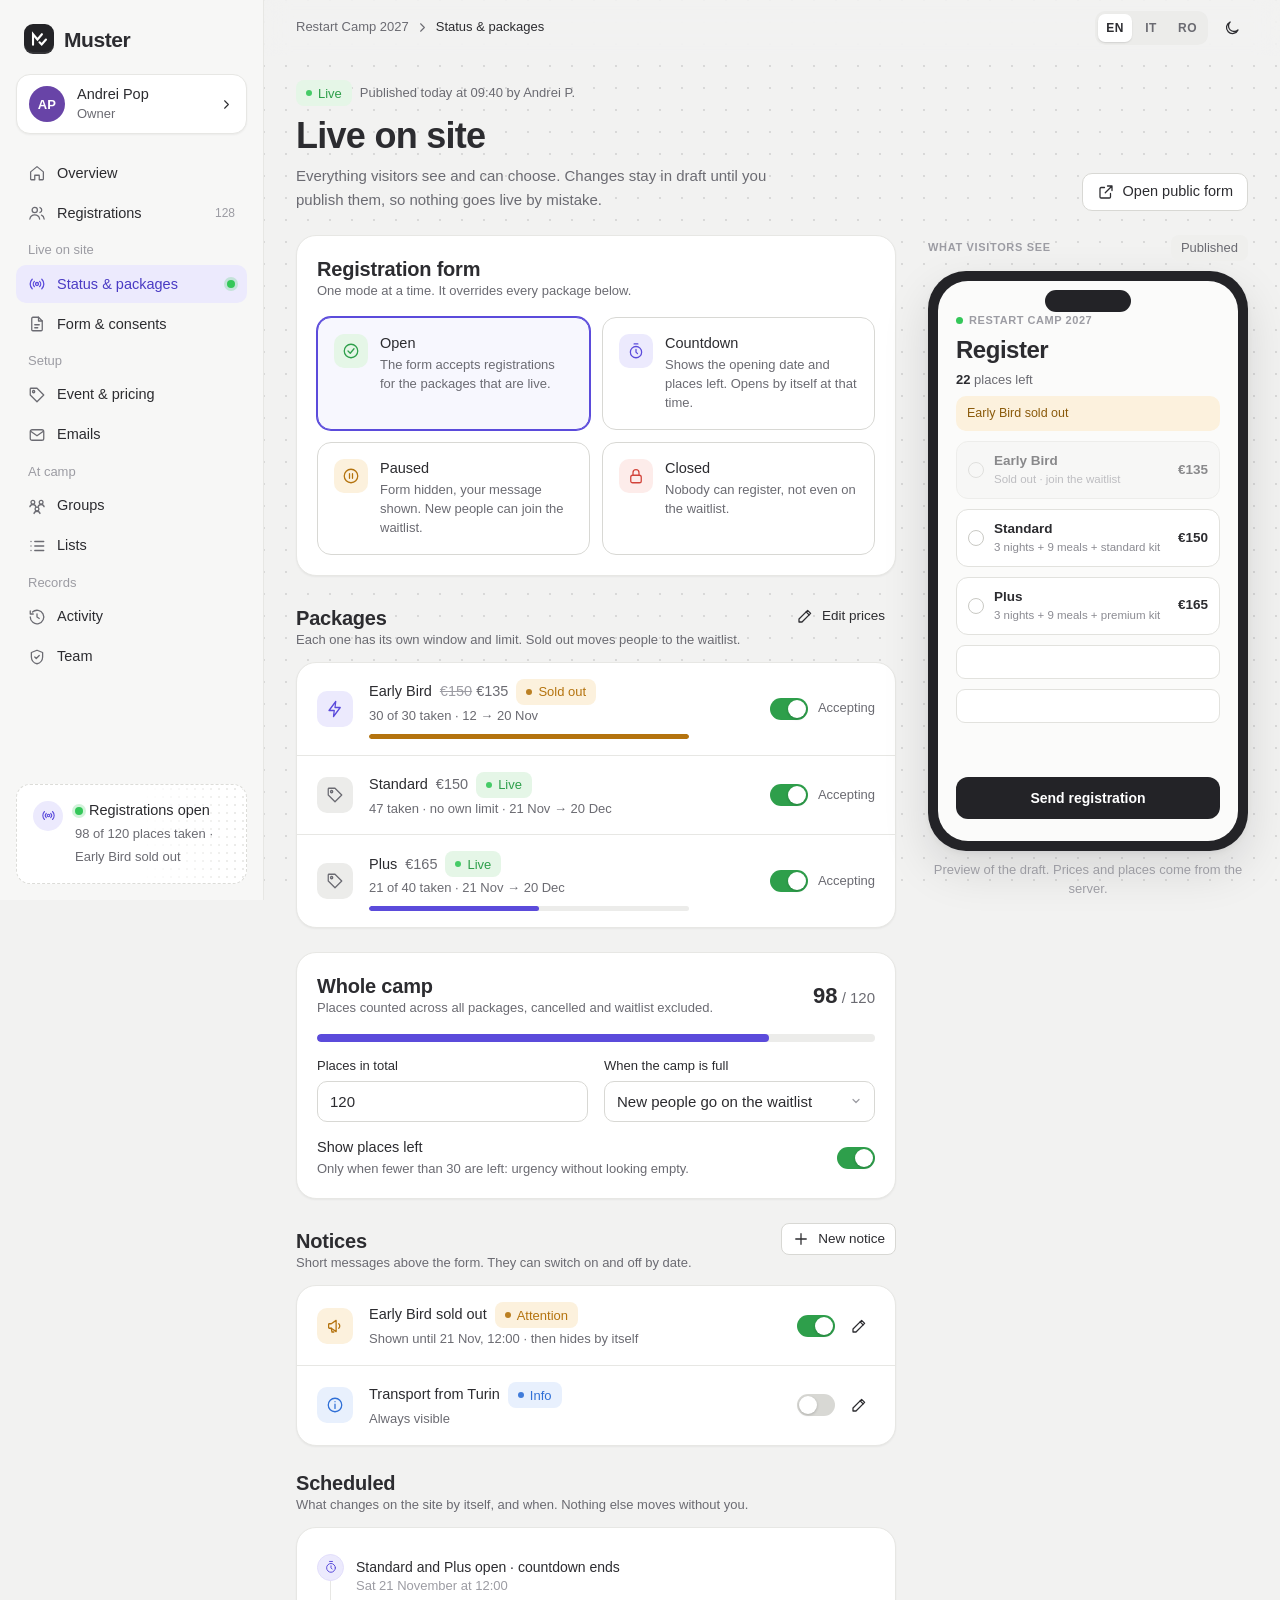
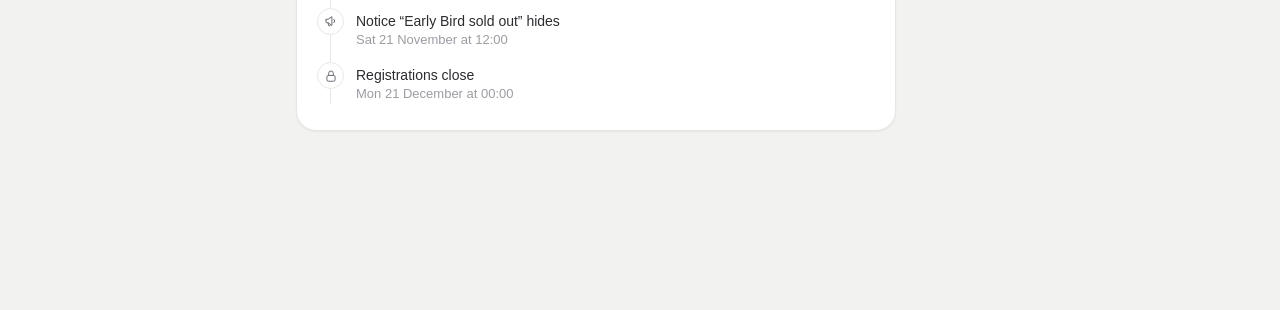
<file: design/live.html>
<!doctype html>
<html lang="en">
<head>
<meta charset="utf-8">
<meta name="viewport" content="width=device-width, initial-scale=1, viewport-fit=cover">
<meta name="robots" content="noindex">
<title>Status &amp; packages · Muster</title>
<link rel="icon" href="favicon.svg" type="image/svg+xml">
<link rel="stylesheet" href="css/tokens.css?v=10">
<link rel="stylesheet" href="css/ui.css?v=10">
<link rel="stylesheet" href="css/pages.css?v=10">
</head>
<body data-shell data-page="live" data-title="Status & packages" data-title-key="nav.live">
<div data-content>

  <header class="page-head">
    <div>
      <div class="row" style="margin-bottom:10px"><span class="chip chip--ok chip--live" data-i18n="live.chip">Live</span><span class="small muted" data-i18n="live.published">Published today at 09:40 by Andrei P.</span></div>
      <h1 class="page-head__title" data-i18n="live.title">Live on site</h1>
      <p class="page-head__lead" data-i18n="live.lead">Everything visitors see and can choose. Changes stay in draft until you publish them, so nothing goes live by mistake.</p>
    </div>
    <div class="page-head__actions">
      <a class="btn" href="public.html" target="_blank" rel="noopener"><span data-icon="external"></span><span data-i18n="live.open">Open public form</span></a>
    </div>
  </header>

  <div class="live-grid">
    <div class="stack stack--lg" style="min-width:0">

      <!-- 1. the form, as a whole -->
      <section class="card" aria-labelledby="door-t">
        <div class="card__body stack">
          <div>
            <h2 class="section__title" id="door-t" data-i18n="door.title">Registration form</h2>
            <p class="section__lead" data-i18n="door.lead">One mode at a time. It overrides every package below.</p>
          </div>
          <div class="modes" role="radiogroup" aria-labelledby="door-t" id="door">
            <label class="mode"><input type="radio" name="door" value="open" checked>
              <span class="mode__icon mode__icon--ok" data-icon="checkc"></span>
              <span class="mode__text"><b data-i18n="door.open">Open</b><span data-i18n="door.open.s">The form accepts registrations for the packages that are live.</span></span></label>
            <label class="mode"><input type="radio" name="door" value="countdown">
              <span class="mode__icon mode__icon--accent" data-icon="timer"></span>
              <span class="mode__text"><b data-i18n="door.countdown">Countdown</b><span data-i18n="door.countdown.s">Shows the opening date and places left. Opens by itself at that time.</span></span></label>
            <label class="mode"><input type="radio" name="door" value="paused">
              <span class="mode__icon mode__icon--warn" data-icon="pause"></span>
              <span class="mode__text"><b data-i18n="door.paused">Paused</b><span data-i18n="door.paused.s">Form hidden, your message shown. New people can join the waitlist.</span></span></label>
            <label class="mode"><input type="radio" name="door" value="closed">
              <span class="mode__icon mode__icon--bad" data-icon="lock"></span>
              <span class="mode__text"><b data-i18n="door.closed">Closed</b><span data-i18n="door.closed.s">Nobody can register, not even on the waitlist.</span></span></label>
          </div>
          <div class="grid-2" id="door-extra">
            <label class="field" data-show="countdown"><span class="field__label" data-i18n="door.opensat">Opens at</span><input class="input" type="datetime-local" value="2026-11-21T12:00" data-draft="opens"><span class="field__hint" data-i18n="tz">Italian time (Europe/Rome)</span></label>
            <label class="field" data-show="paused closed"><span class="field__label" data-i18n="door.msg">Message on the site</span><textarea class="textarea" style="min-height:76px" data-draft="msg">Early Bird places are gone. Standard and Plus open on 21 November at 12:00.</textarea></label>
          </div>
        </div>
      </section>

      <!-- 2. packages -->
      <section aria-labelledby="pk-t">
        <div class="section__head"><div><h2 class="section__title" id="pk-t" data-i18n="pk.title">Packages</h2><p class="section__lead" data-i18n="pk.lead">Each one has its own window and limit. Sold out moves people to the waitlist.</p></div><a class="btn btn--sm btn--ghost" href="offer.html"><span data-icon="edit"></span><span data-i18n="pk.edit">Edit prices</span></a></div>
        <div class="rows" id="pk-rows"></div>
      </section>

      <!-- 3. capacity -->
      <section class="card" aria-labelledby="cap-t">
        <div class="card__body stack">
          <div class="row row--between row--wrap">
            <div><h2 class="section__title" id="cap-t" data-i18n="cap.title">Whole camp</h2><p class="section__lead" data-i18n="cap.lead">Places counted across all packages, cancelled and waitlist excluded.</p></div>
            <div class="num"><b style="font-size:22px">98</b> <span class="muted">/ 120</span></div>
          </div>
          <div class="meter meter--accent"><i style="--v:81%"></i></div>
          <div class="grid-2">
            <label class="field"><span class="field__label" data-i18n="cap.total">Places in total</span><input class="input" type="number" min="0" value="120" data-draft="cap"></label>
            <label class="field"><span class="field__label" data-i18n="cap.full">When the camp is full</span>
              <select class="select" data-draft="full"><option value="wait" data-i18n="cap.full.wait">New people go on the waitlist</option><option value="close" data-i18n="cap.full.close">Close the form</option></select></label>
          </div>
          <div class="rowline" style="padding:0;border:0">
            <div class="rowline__text"><div class="rowline__title" data-i18n="cap.show">Show places left</div><div class="rowline__sub" data-i18n="cap.show.s">Only when fewer than 30 are left: urgency without looking empty.</div></div>
            <label class="switch"><input type="checkbox" checked data-draft="showspots"><span class="switch__track"></span><span class="sr-only" data-i18n="cap.show">Show places left</span></label>
          </div>
        </div>
      </section>

      <!-- 4. notices -->
      <section aria-labelledby="nt-t">
        <div class="section__head"><div><h2 class="section__title" id="nt-t" data-i18n="nt.title">Notices</h2><p class="section__lead" data-i18n="nt.lead">Short messages above the form. They can switch on and off by date.</p></div><button class="btn btn--sm" type="button" data-modal-open="m-notice"><span data-icon="plus"></span><span data-i18n="nt.add">New notice</span></button></div>
        <div class="rows">
          <div class="rowline">
            <span class="rowline__icon" style="background:var(--warn-soft);color:var(--warn)" data-icon="megaphone"></span>
            <div class="rowline__text"><div class="rowline__title"><span data-i18n="nt.1.t">Early Bird sold out</span> <span class="chip chip--warn" data-i18n="tone.warn">Attention</span></div><div class="rowline__sub" data-i18n="nt.1.s">Shown until 21 Nov, 12:00 · then hides by itself</div></div>
            <div class="rowline__end"><label class="switch"><input type="checkbox" checked data-draft="n1"><span class="switch__track"></span><span class="sr-only" data-i18n="vis">Visible</span></label><button class="btn btn--ghost btn--icon btn--sm" type="button" aria-label="Edit" data-modal-open="m-notice"><span data-icon="edit"></span></button></div>
          </div>
          <div class="rowline">
            <span class="rowline__icon" style="background:var(--info-soft);color:var(--info)" data-icon="info"></span>
            <div class="rowline__text"><div class="rowline__title"><span data-i18n="nt.2.t">Transport from Turin</span> <span class="chip chip--info" data-i18n="tone.info">Info</span></div><div class="rowline__sub" data-i18n="nt.2.s">Always visible</div></div>
            <div class="rowline__end"><label class="switch"><input type="checkbox" data-draft="n2"><span class="switch__track"></span><span class="sr-only" data-i18n="vis">Visible</span></label><button class="btn btn--ghost btn--icon btn--sm" type="button" aria-label="Edit" data-modal-open="m-notice"><span data-icon="edit"></span></button></div>
          </div>
        </div>
      </section>

      <!-- 5. what happens next, automatically -->
      <section aria-labelledby="sc-t">
        <div class="section__head"><div><h2 class="section__title" id="sc-t" data-i18n="sc.title">Scheduled</h2><p class="section__lead" data-i18n="sc.lead">What changes on the site by itself, and when. Nothing else moves without you.</p></div></div>
        <div class="card card--pad">
          <ul class="timeline">
            <li><span class="timeline__icon timeline__icon--accent" data-icon="timer"></span><div class="timeline__text"><span data-i18n="sc.1">Standard and Plus open · countdown ends</span><div class="timeline__meta" data-date="2026-11-21T11:00:00Z" data-fmt="long"></div></div></li>
            <li><span class="timeline__icon" data-icon="megaphone"></span><div class="timeline__text"><span data-i18n="sc.2">Notice “Early Bird sold out” hides</span><div class="timeline__meta" data-date="2026-11-21T11:00:00Z" data-fmt="long"></div></div></li>
            <li><span class="timeline__icon" data-icon="lock"></span><div class="timeline__text"><span data-i18n="sc.3">Registrations close</span><div class="timeline__meta" data-date="2026-12-20T23:00:00Z" data-fmt="long"></div></div></li>
          </ul>
        </div>
      </section>

      <div class="publishbar" id="pubbar" role="region" aria-label="Unpublished changes">
        <span data-icon="edit"></span>
        <div class="publishbar__text"><span id="pub-n"></span><small data-i18n="pub.sub">Visitors still see the published version.</small></div>
        <button class="btn btn--ghost btn--sm" type="button" id="discard" data-i18n="pub.discard">Discard</button>
        <button class="btn btn--light btn--sm" type="button" id="review" data-i18n="pub.review">Review &amp; publish</button>
      </div>
    </div>

    <!-- live preview of the public widget -->
    <aside class="live-aside" aria-label="Preview">
      <div class="live-aside__sticky">
        <div class="row row--between" style="margin-bottom:10px"><span class="micro" data-i18n="prev.title">What visitors see</span><span class="chip chip--plain" id="prev-badge" data-i18n="prev.published">Published</span></div>
        <div class="phone"><div class="phone__screen" id="phone"></div></div>
        <p class="small faint" style="margin-top:10px;text-align:center" data-i18n="prev.note">Preview of the draft. Prices and places come from the server.</p>
      </div>
    </aside>
  </div>
</div>

<!-- review & publish -->
<div class="modal" id="m-pub" role="dialog" aria-modal="true" aria-labelledby="m-pub-t">
  <button class="modal__scrim" type="button" tabindex="-1" aria-label="Close"></button>
  <div class="modal__box">
    <div class="modal__head"><h2 class="modal__title" id="m-pub-t" data-i18n="mpub.title">Publish these changes?</h2></div>
    <div class="modal__body">
      <p class="muted small" data-i18n="mpub.text">They go live on the site right away. Registrations already received do not change.</p>
      <div class="diff" id="diff"></div>
      <div class="callout callout--warn" id="pub-warn" hidden><span data-icon="alert"></span><div class="callout__body"><span class="callout__title" data-i18n="mpub.warn.t">The form will stop accepting people</span><span data-i18n="mpub.warn.s">Anyone filling it in right now sees the closed message when they submit.</span></div></div>
    </div>
    <div class="modal__foot">
      <button class="btn" type="button" data-modal-close data-i18n="act.cancel">Cancel</button>
      <button class="btn btn--primary" type="button" id="publish" data-autofocus><span data-icon="live"></span><span data-i18n="mpub.ok">Publish now</span></button>
    </div>
  </div>
</div>

<!-- notice editor -->
<div class="modal" id="m-notice" role="dialog" aria-modal="true" aria-labelledby="m-notice-t">
  <button class="modal__scrim" type="button" tabindex="-1" aria-label="Close"></button>
  <div class="modal__box">
    <div class="modal__head"><h2 class="modal__title" id="m-notice-t" data-i18n="mnt.title">Notice</h2></div>
    <div class="modal__body">
      <label class="field"><span class="field__label" data-i18n="mnt.t">Title</span><input class="input" value="Early Bird sold out" data-autofocus></label>
      <label class="field"><span class="field__label" data-i18n="mnt.b">Text</span><textarea class="textarea">All 30 places went in 2 days. Standard and Plus open on 21 November at 12:00.</textarea></label>
      <div class="field"><span class="field__label" data-i18n="mnt.tone">Tone</span>
        <div class="seg seg--full" data-seg role="group"><button class="seg__item" type="button" aria-pressed="false" data-i18n="tone.info">Info</button><button class="seg__item" type="button" aria-pressed="true" data-i18n="tone.warn">Attention</button><button class="seg__item" type="button" aria-pressed="false" data-i18n="tone.bad">Important</button></div></div>
      <div class="grid-2">
        <label class="field"><span class="field__label"><span data-i18n="mnt.from">Show from</span> <small data-i18n="opt">optional</small></span><input class="input" type="datetime-local"></label>
        <label class="field"><span class="field__label"><span data-i18n="mnt.to">Hide after</span> <small data-i18n="opt">optional</small></span><input class="input" type="datetime-local" value="2026-11-21T12:00"></label>
      </div>
    </div>
    <div class="modal__foot">
      <button class="btn btn--danger" type="button" data-modal-close style="margin-right:auto" data-i18n="mnt.del">Delete</button>
      <button class="btn" type="button" data-modal-close data-i18n="act.cancel">Cancel</button>
      <button class="btn btn--primary" type="button" data-modal-close data-toast="Notice saved to draft" data-toast-key="toast.notice" data-i18n="act.save">Save</button>
    </div>
  </div>
</div>

<script src="js/i18n.js?v=10"></script>
<script src="js/muster.js?v=10"></script>
<script src="js/data.js?v=10"></script>
<script>
document.addEventListener('muster:ready', () => {
  const R = Muster, $ = R.$, $$ = R.$$, esc = R.esc;
  /* draft vs published: every control writes into `draft`; the bar counts differences */
  const published = { door: 'open', eb: true, std: true, plus: true, showspots: true, n1: true, n2: false, cap: '120', full: 'wait', opens: '2026-11-21T12:00', msg: $('[data-draft="msg"]').value };
  const draft = { ...published };
  const PK_STATE = {
    live: ['chip--ok chip--live', 'pks.live', 'Live'], soldout: ['chip--warn', 'pks.soldout', 'Sold out'],
    off: ['chip--plain', 'pks.off', 'Closed'], scheduled: ['chip--accent', 'pks.scheduled', 'Scheduled'],
  };
  const pkState = (p) => (!draft[p.id] ? 'off' : p.state);
  function renderPackages() {
    $('#pk-rows').innerHTML = R.PACKAGES.map((p) => {
      const st = PK_STATE[pkState(p)];
      const pct = p.cap ? Math.round((p.taken / p.cap) * 100) : null;
      return `<div class="rowline">
        <span class="rowline__icon" style="${p.id === 'eb' ? 'background:var(--accent-soft);color:var(--accent)' : ''}">${R.icon(p.id === 'eb' ? 'zap' : 'tag')}</span>
        <div class="rowline__text">
          <div class="rowline__title">${esc(p.name)} <span class="num muted" style="font-weight:400">${p.was ? `<s class="faint">${R.money(p.was)}</s> ` : ''}${R.money(p.price)}</span> <span class="chip ${st[0]}">${esc(R.t(st[1], st[2]))}</span></div>
          <div class="rowline__sub">${p.cap ? esc(R.t('pk.taken', '{a} of {b} taken', { a: p.taken, b: p.cap })) : esc(R.t('pk.nolimit', '{a} taken · no own limit', { a: p.taken }))} · ${esc(p.id === 'eb' ? R.t('pk.win.eb', '12 → 20 Nov') : R.t('pk.win.std', '21 Nov → 20 Dec'))}</div>
          ${pct !== null ? `<div class="meter meter--sm ${pct >= 100 ? 'meter--warn' : 'meter--accent'}" style="margin-top:8px;max-width:320px"><i style="--v:${Math.min(100, pct)}%"></i></div>` : ''}
        </div>
        <div class="rowline__end">
          <label class="switch"><input type="checkbox" ${draft[p.id] ? 'checked' : ''} data-pk="${p.id}"><span class="switch__track"></span><span class="small muted">${esc(R.t('pk.accept', 'Accepting'))}</span></label>
        </div>
      </div>`;
    }).join('');
  }
  const LABEL = {
    door: (v) => R.t('door.' + v, { open: 'Open', countdown: 'Countdown', paused: 'Paused', closed: 'Closed' }[v]),
    on: (v) => (v ? R.t('on', 'On') : R.t('off', 'Off')),
  };
  const NAMES = { door: ['door.title', 'Registration form'], eb: [null, 'Early Bird'], std: [null, 'Standard'], plus: [null, 'Plus'], showspots: ['cap.show', 'Show places left'], n1: ['nt.1.t', 'Early Bird sold out'], n2: ['nt.2.t', 'Transport from Turin'], cap: ['cap.total', 'Places in total'], full: ['cap.full', 'When the camp is full'], opens: ['door.opensat', 'Opens at'], msg: ['door.msg', 'Message on the site'] };
  const fmtVal = (k, v) => k === 'door' ? LABEL.door(v) : typeof v === 'boolean' ? LABEL.on(v) : k === 'full' ? (v === 'wait' ? R.t('cap.full.wait', 'New people go on the waitlist') : R.t('cap.full.close', 'Close the form')) : k === 'opens' ? R.fmtDate(v, 'long') : String(v).length > 34 ? String(v).slice(0, 34) + '…' : String(v);
  const changes = () => Object.keys(draft).filter((k) => draft[k] !== published[k]);

  function renderPhone() {
    const d = draft.door;
    const spots = draft.showspots ? `<div class="pw-spots"><b>22</b> ${esc(R.t('pw.left', 'places left'))}</div>` : '';
    const notices = [draft.n1 && ['warn', R.t('nt.1.t', 'Early Bird sold out')], draft.n2 && ['info', R.t('nt.2.t', 'Transport from Turin')]].filter(Boolean)
      .map(([t, s]) => `<div class="pw-notice pw-notice--${t}">${esc(s)}</div>`).join('');
    let body;
    if (d === 'open') {
      body = `${R.PACKAGES.map((p) => { const st = pkState(p); const dis = st !== 'live'; return `<div class="pw-pk${dis ? ' is-off' : ''}"><span class="pw-radio"></span><span class="grow"><b>${esc(p.name)}</b><small>${dis ? esc(st === 'soldout' ? R.t('pw.wl', 'Sold out · join the waitlist') : R.t('pw.closed', 'Not available')) : esc(R.t(p.k, p.desc))}</small></span><span class="num">${R.money(p.price)}</span></div>`; }).join('')}
        <div class="pw-field"></div><div class="pw-field"></div><div class="pw-btn">${esc(R.t('pub.send', 'Send registration'))}</div>`;
    } else if (d === 'countdown') {
      body = `<div class="pw-count">${['02', '14', '37'].map((n, i) => `<span><b>${n}</b><small>${esc([R.t('u.d', 'days'), R.t('u.h', 'hours'), R.t('u.m', 'min')][i])}</small></span>`).join('')}</div><p class="pw-msg">${esc(R.t('pw.opens', 'Opens {d}', { d: R.fmtDate(draft.opens, 'long') }))}</p>`;
    } else {
      body = `<div class="pw-state pw-state--${d}">${R.icon(d === 'paused' ? 'pause' : 'lock', 'i--lg')}<b>${esc(d === 'paused' ? R.t('pw.paused', 'Registrations are paused') : R.t('pw.closedt', 'Registrations are closed'))}</b><p>${esc(draft.msg)}</p>${d === 'paused' ? `<div class="pw-btn pw-btn--ghost">${esc(R.t('pw.join', 'Join the waitlist'))}</div>` : ''}</div>`;
    }
    $('#phone').innerHTML = `<div class="pw-top"><span class="pw-dot"></span>Restart Camp 2027</div><h3 class="pw-title">${esc(R.t('pw.title', 'Register'))}</h3>${spots}${notices}${body}`;
  }
  function sync() {
    $$('[data-show]').forEach((el) => { el.hidden = !el.dataset.show.split(' ').includes(draft.door); });
    $('#door-extra').hidden = draft.door === 'open';
    renderPackages(); renderPhone();
    const n = changes().length;
    $('#pubbar').classList.toggle('is-on', n > 0);
    $('#pub-n').textContent = R.t(n === 1 ? 'pub.n1x' : 'pub.n', n === 1 ? '1 unpublished change' : '{n} unpublished changes', { n });
    $('#prev-badge').textContent = n ? R.t('prev.draft', 'Draft') : R.t('prev.published', 'Published');
    $('#prev-badge').className = 'chip ' + (n ? 'chip--accent' : 'chip--plain');
  }
  document.addEventListener('change', (e) => {
    const t = e.target;
    if (t.name === 'door') draft.door = t.value;
    else if (t.dataset.pk) draft[t.dataset.pk] = t.checked;
    else if (t.dataset.draft) draft[t.dataset.draft] = t.type === 'checkbox' ? t.checked : t.value;
    sync();
  });
  document.addEventListener('input', (e) => { if (e.target.dataset.draft && e.target.tagName === 'TEXTAREA') { draft[e.target.dataset.draft] = e.target.value; sync(); } });
  $('#discard').addEventListener('click', () => {
    Object.assign(draft, published);
    $$('input[name="door"]').forEach((r) => (r.checked = r.value === draft.door));
    $$('[data-draft]').forEach((el) => { const v = draft[el.dataset.draft]; if (el.type === 'checkbox') el.checked = v; else el.value = v; });
    sync(); R.toast(R.t('toast.discarded', 'Draft discarded'));
  });
  $('#review').addEventListener('click', () => {
    $('#diff').innerHTML = changes().map((k) => `<div class="diff__row"><span>${esc(NAMES[k][0] ? R.t(NAMES[k][0], NAMES[k][1]) : NAMES[k][1])}</span><span class="diff__change"><span class="diff__from">${esc(fmtVal(k, published[k]))}</span>${R.icon('arrowr', 'i--sm')}<b>${esc(fmtVal(k, draft[k]))}</b></span></div>`).join('');
    $('#pub-warn').hidden = !(draft.door === 'closed' || draft.door === 'paused') || published.door === draft.door;
    R.openModal('m-pub');
  });
  $('#publish').addEventListener('click', () => { Object.assign(published, draft); R.closeModal(); sync(); R.toast(R.t('toast.published', 'Published · the site is up to date')); });
  document.addEventListener('muster:lang', sync);
  sync();
});
</script>
</body>
</html>
</file>
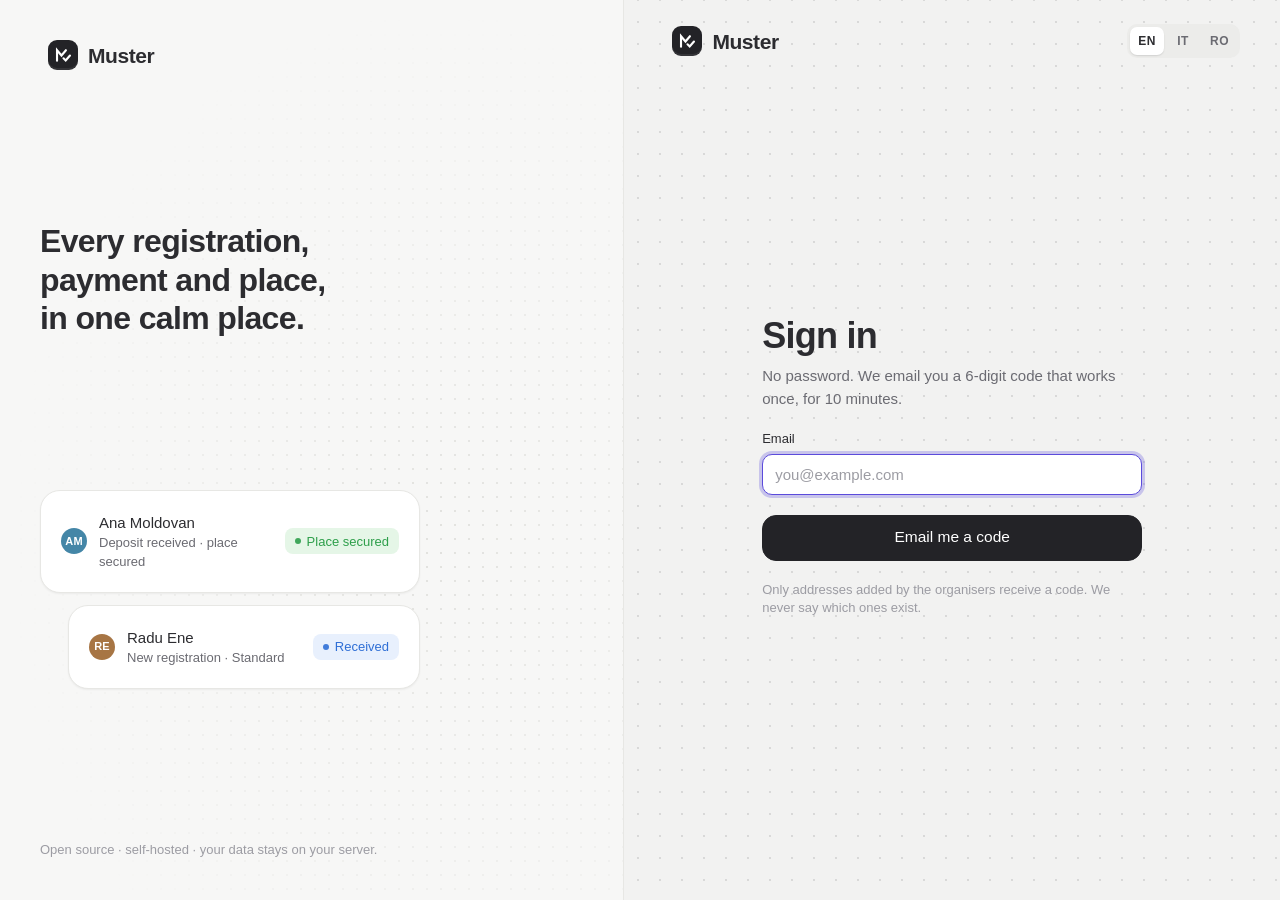
<file: design/login.html>
<!doctype html>
<html lang="en">
<head>
<meta charset="utf-8">
<meta name="viewport" content="width=device-width, initial-scale=1, viewport-fit=cover">
<meta name="robots" content="noindex">
<title>Sign in · Muster</title>
<link rel="icon" href="favicon.svg" type="image/svg+xml">
<link rel="stylesheet" href="css/tokens.css?v=10">
<link rel="stylesheet" href="css/ui.css?v=10">
<link rel="stylesheet" href="css/pages.css?v=10">
</head>
<body>
<div class="auth">
  <aside class="auth__side" aria-hidden="true">
    <a class="brand" href="index.html" tabindex="-1"><span class="brand__mark" data-mark></span><span class="brand__name">Muster</span></a>
    <p class="auth__quote" data-i18n="auth.quote">Every registration, payment and place, in one calm place.</p>
    <div class="auth__cards">
      <div class="card card--pad row" style="gap:12px"><span class="avatar avatar--sm" data-hue style="--h:200">AM</span><span class="grow"><b style="font-weight:500">Ana Moldovan</b><span class="small muted" style="display:block" data-i18n="auth.c1">Deposit received · place secured</span></span><span class="chip chip--ok" data-i18n="st.secured">Place secured</span></div>
      <div class="card card--pad row" style="gap:12px;margin-left:28px"><span class="avatar avatar--sm" data-hue style="--h:30">RE</span><span class="grow"><b style="font-weight:500">Radu Ene</b><span class="small muted" style="display:block" data-i18n="auth.c2">New registration · Standard</span></span><span class="chip chip--info" data-i18n="st.received">Received</span></div>
    </div>
    <p class="small faint" data-i18n="auth.foot">Open source · self-hosted · your data stays on your server.</p>
  </aside>

  <main class="auth__main" id="main">
    <div class="row row--between"><a class="brand" href="index.html"><span class="brand__mark" data-mark></span><span class="brand__name">Muster</span></a><span data-lang-slot></span></div>

    <!-- step 1: email -->
    <form class="auth__form" id="step-email" novalidate>
      <div class="stack stack--sm">
        <h1 class="page-head__title" data-i18n="auth.title">Sign in</h1>
        <p class="muted" data-i18n="auth.lead">No password. We email you a 6-digit code that works once, for 10 minutes.</p>
      </div>
      <label class="field"><span class="field__label" data-i18n="fld.email">Email</span>
        <input class="input" type="email" name="email" id="email" autocomplete="username" required placeholder="you@example.com" autofocus>
        <span class="field__error" id="email-err" hidden><span data-icon="alert" data-icon-class="i--sm"></span><span data-i18n="auth.err.email">Enter a valid email address.</span></span></label>
      <button class="btn btn--primary btn--lg btn--block" type="submit"><span data-i18n="auth.send">Email me a code</span></button>
      <p class="small faint" data-i18n="auth.only">Only addresses added by the organisers receive a code. We never say which ones exist.</p>
    </form>

    <!-- step 2: code -->
    <form class="auth__form" id="step-code" hidden novalidate>
      <button class="btn btn--ghost btn--sm" type="button" id="back" style="align-self:flex-start;margin-left:-10px"><span data-icon="chevl" data-icon-class="i--sm"></span><span data-i18n="auth.back">Use another email</span></button>
      <div class="stack stack--sm">
        <h1 class="page-head__title" data-i18n="auth.check">Check your inbox</h1>
        <p class="muted"><span data-i18n="auth.sent">If the address is allowed, a code is on its way to</span> <b id="sent-to"></b>.</p>
      </div>
      <fieldset class="fieldset">
        <legend class="field__label" data-i18n="auth.code">6-digit code</legend>
        <div class="otp" id="otp">
          <input inputmode="numeric" autocomplete="one-time-code" maxlength="1" aria-label="Digit 1"><input inputmode="numeric" maxlength="1" aria-label="Digit 2"><input inputmode="numeric" maxlength="1" aria-label="Digit 3"><input inputmode="numeric" maxlength="1" aria-label="Digit 4"><input inputmode="numeric" maxlength="1" aria-label="Digit 5"><input inputmode="numeric" maxlength="1" aria-label="Digit 6">
        </div>
      </fieldset>
      <div class="callout callout--bad" id="code-err" hidden><span data-icon="alert"></span><div class="callout__body"><span data-i18n="auth.err.code">Wrong or expired code. You have 4 tries left.</span></div></div>
      <button class="btn btn--primary btn--lg btn--block" type="submit" data-i18n="auth.in">Sign in</button>
      <p class="small faint"><span data-i18n="auth.resend">No email after a minute? Check spam, then</span> <button class="btn btn--ghost btn--sm" type="button" id="resend" style="padding:0 4px;height:auto;min-height:0;color:var(--accent-ink)" data-i18n="auth.resend.b">send a new code</button>.</p>
    </form>
  </main>
</div>

<script src="js/i18n.js?v=10"></script>
<script src="js/muster.js?v=10"></script>
<script>
document.addEventListener('muster:ready', () => {
  const R = Muster, $ = R.$, $$ = R.$$;
  $$('[data-mark]').forEach((el) => (el.innerHTML = R.mark));
  $('[data-lang-slot]').innerHTML = R.langSwitch(); R.applyI18n($('[data-lang-slot]'));
  const ok = (v) => /^[^\s@]+@[^\s@]+\.[^\s@]{2,}$/.test(v);
  $('#step-email').addEventListener('submit', (e) => {
    e.preventDefault(); const v = $('#email').value.trim();
    $('#email-err').hidden = ok(v); $('#email').setAttribute('aria-invalid', String(!ok(v)));
    if (!ok(v)) { $('#email').focus(); return; }
    $('#sent-to').textContent = v; $('#step-email').hidden = true; $('#step-code').hidden = false; $('#otp input').focus();
  });
  $('#back').addEventListener('click', () => { $('#step-code').hidden = true; $('#step-email').hidden = false; $('#email').focus(); });
  const boxes = $$('#otp input');
  boxes.forEach((b, i) => {
    b.addEventListener('input', () => { b.value = b.value.replace(/\D/g, '').slice(-1); if (b.value && boxes[i + 1]) boxes[i + 1].focus(); });
    b.addEventListener('keydown', (e) => { if (e.key === 'Backspace' && !b.value && boxes[i - 1]) boxes[i - 1].focus(); });
    b.addEventListener('paste', (e) => { const d = (e.clipboardData.getData('text') || '').replace(/\D/g, '').slice(0, 6); if (!d) return; e.preventDefault(); d.split('').forEach((c, j) => { if (boxes[j]) boxes[j].value = c; }); boxes[Math.min(d.length, 5)].focus(); });
  });
  $('#step-code').addEventListener('submit', (e) => {
    e.preventDefault(); const code = boxes.map((b) => b.value).join('');
    if (code === '123456') { location.href = 'overview.html'; return; }
    $('#code-err').hidden = false; boxes.forEach((b) => (b.value = '')); boxes[0].focus();
  });
  $('#resend').addEventListener('click', () => R.toast(R.t('toast.resend', 'If the address is allowed, a new code is on its way')));
});
</script>
</body>
</html>
</file>
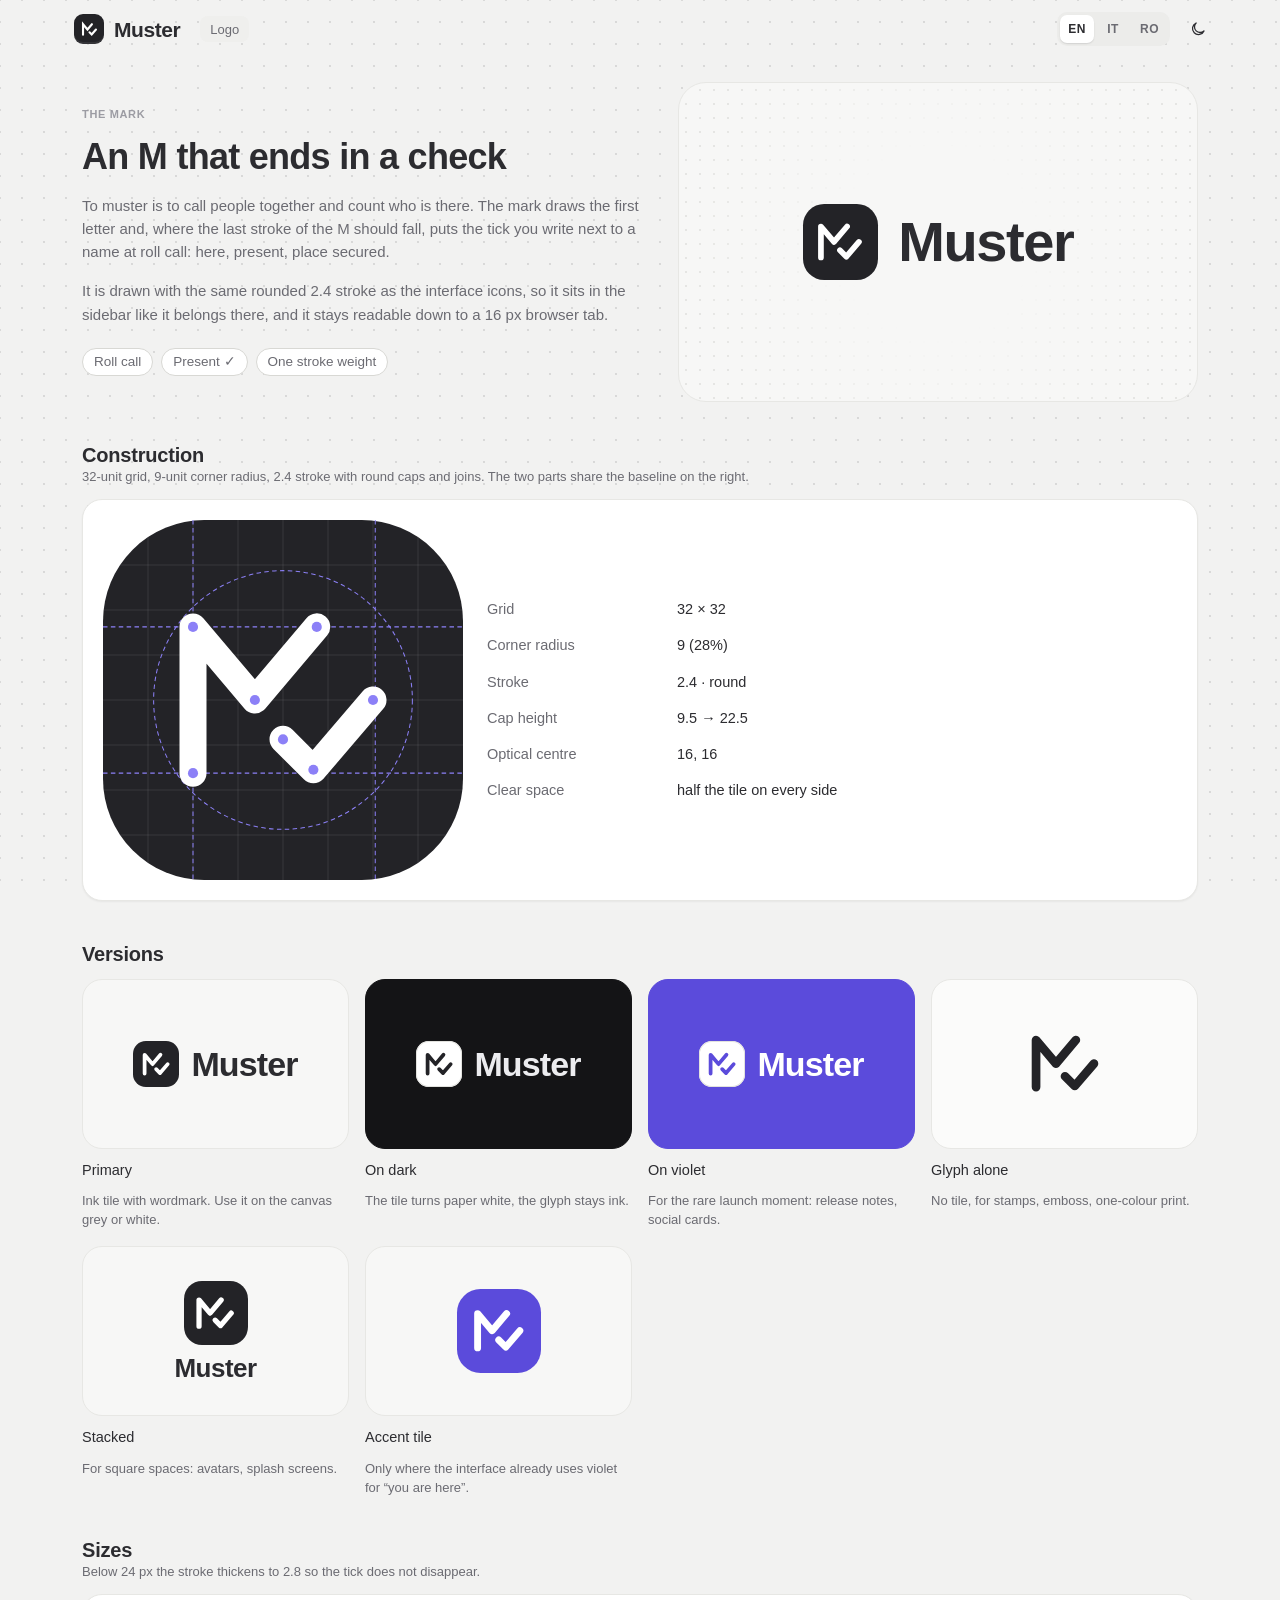
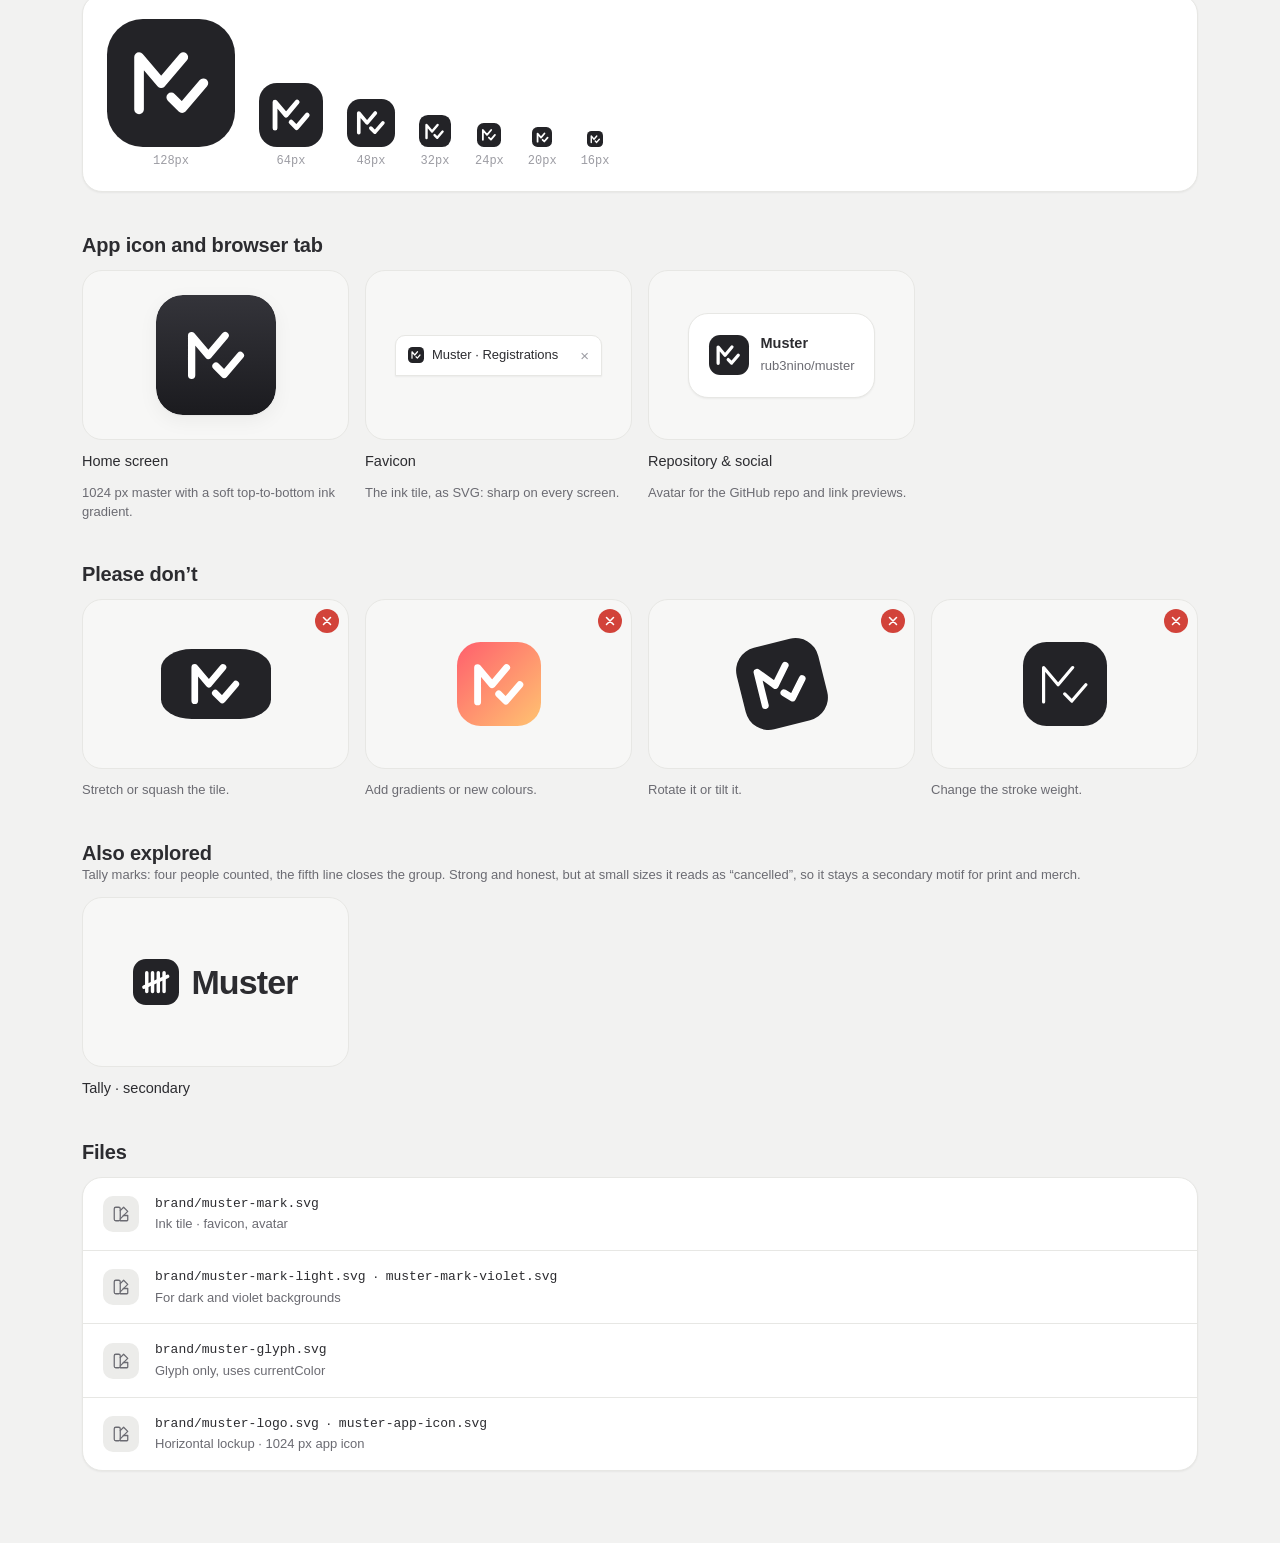
<file: design/logo.html>
<!doctype html>
<html lang="en">
<head>
<meta charset="utf-8">
<meta name="viewport" content="width=device-width, initial-scale=1, viewport-fit=cover">
<title>Logo · Muster</title>
<link rel="icon" href="favicon.svg" type="image/svg+xml">
<link rel="stylesheet" href="css/tokens.css?v=10">
<link rel="stylesheet" href="css/ui.css?v=10">
<link rel="stylesheet" href="css/pages.css?v=10">
<style>
  .lg-hero { display: grid; grid-template-columns: minmax(0, 1.1fr) minmax(0, 1fr); gap: var(--s6); align-items: center; }
  @media (max-width: 860px) { .lg-hero { grid-template-columns: 1fr; } }
  .lg-stage { display: grid; place-items: center; min-height: 320px; border-radius: var(--r-2xl); background: var(--canvas-2); border: 1px solid var(--line); position: relative; overflow: hidden; }
  .lg-stage::after { content: ""; position: absolute; inset: 0; opacity: .55; background-image: radial-gradient(var(--line-strong) 1px, transparent 1.3px); background-size: 14px 14px; -webkit-mask-image: radial-gradient(circle at 50% 50%, transparent 30%, #000 80%); mask-image: radial-gradient(circle at 50% 50%, transparent 30%, #000 80%); pointer-events: none; }
  .lockup { display: inline-flex; align-items: center; gap: .36em; font: 600 56px/1 var(--font-display); letter-spacing: -0.025em; color: var(--ink); position: relative; z-index: 1; }
  .tile { display: grid; place-items: center; border-radius: 28%; background: var(--btn-primary); color: var(--ink-inverse); flex: 0 0 auto; }
  .tile svg { width: 66%; height: 66%; fill: none; stroke: currentColor; stroke-linecap: round; stroke-linejoin: round; }
  .tile--violet { background: var(--accent); color: #fff; }
  .tile--paper { background: #fff; color: #232327; box-shadow: inset 0 0 0 1px #E2E2DE; }
  .tile--ink { background: #232327; color: #fff; }
  .glyph svg { fill: none; stroke: currentColor; stroke-linecap: round; stroke-linejoin: round; }
  .lg-grid { display: grid; grid-template-columns: repeat(auto-fill, minmax(min(100%, 230px), 1fr)); gap: var(--s4); }
  .lg-cell { display: flex; flex-direction: column; gap: var(--s3); }
  .lg-cell__art { display: grid; place-items: center; min-height: 170px; border-radius: var(--r-xl); border: 1px solid var(--line); }
  .lg-cell__art--canvas { background: var(--canvas-2); }
  .lg-cell__art--dark { background: #141416; border-color: #141416; }
  .lg-cell__art--violet { background: #5B4BDB; border-color: #5B4BDB; }
  .lg-cell__art--paper { background: #FBFBFA; border-color: #E7E7E4; }
  .lg-cell b { font: var(--t-ui); }
  .lg-cell p { font: var(--t-small); color: var(--ink-2); }
  .sizes { display: flex; align-items: flex-end; gap: var(--s6); flex-wrap: wrap; padding: var(--s6); }
  .sizes figure { margin: 0; display: flex; flex-direction: column; align-items: center; gap: 8px; }
  .sizes figcaption { font: 500 12px/1 var(--mono); color: var(--ink-3); }
  .construct { width: 100%; max-width: 360px; aspect-ratio: 1; }
  .dont { position: relative; }
  .dont .lg-cell__art { overflow: hidden; }
  .dont .x { position: absolute; top: 10px; right: 10px; width: 24px; height: 24px; border-radius: 50%; background: var(--bad); color: #fff; display: grid; place-items: center; }
  .dont .x .i { width: 14px; height: 14px; stroke-width: 2.6; }
  .files { display: flex; flex-direction: column; }
  .files code { background: none; padding: 0; }
</style>
</head>
<body>
<header class="public__bar" style="max-width:var(--content-max)">
  <a class="brand" href="index.html"><span class="brand__mark" data-mark></span><span class="brand__name">Muster</span></a>
  <span class="chip chip--plain" data-i18n="lg.chip">Logo</span>
  <span class="grow"></span><span data-lang-slot></span>
  <button type="button" class="btn btn--ghost btn--icon btn--sm" data-theme-toggle aria-label="Theme"><span data-icon="moon"></span></button>
</header>

<main class="page" id="main">
  <section class="lg-hero">
    <div class="stack">
      <span class="micro" data-i18n="lg.eyebrow">The mark</span>
      <h1 class="page-head__title" data-i18n="lg.title">An M that ends in a check</h1>
      <p class="muted" data-i18n="lg.p1">To muster is to call people together and count who is there. The mark draws the first letter and, where the last stroke of the M should fall, puts the tick you write next to a name at roll call: here, present, place secured.</p>
      <p class="muted" data-i18n="lg.p2">It is drawn with the same rounded 2.4 stroke as the interface icons, so it sits in the sidebar like it belongs there, and it stays readable down to a 16 px browser tab.</p>
      <div class="row row--wrap" style="margin-top:6px"><span class="tag" data-i18n="lg.t1">Roll call</span><span class="tag" data-i18n="lg.t2">Present ✓</span><span class="tag" data-i18n="lg.t3">One stroke weight</span></div>
    </div>
    <div class="lg-stage">
      <span class="lockup"><span class="tile" style="width:1.35em;height:1.35em" data-glyph data-w="2.4"></span>Muster</span>
    </div>
  </section>

  <section class="section">
    <div class="section__head"><div><h2 class="section__title" data-i18n="lg.cons">Construction</h2><p class="section__lead" data-i18n="lg.cons.s">32-unit grid, 9-unit corner radius, 2.4 stroke with round caps and joins. The two parts share the baseline on the right.</p></div></div>
    <div class="card card--pad" style="display:grid;grid-template-columns:minmax(0,360px) minmax(0,1fr);gap:24px;align-items:center" id="cons-wrap">
      <svg class="construct" viewBox="0 0 32 32" role="img" aria-label="Construction grid">
        <rect width="32" height="32" rx="9" fill="var(--btn-primary)"/>
        <g stroke="var(--ink-inverse)" stroke-opacity=".14" stroke-width=".06">
          <path d="M0 4h32M0 8h32M0 12h32M0 16h32M0 20h32M0 24h32M0 28h32M4 0v32M8 0v32M12 0v32M16 0v32M20 0v32M24 0v32M28 0v32"/>
        </g>
        <g fill="none" stroke="#8C80F7" stroke-width=".09" stroke-dasharray=".4 .3"><path d="M0 9.5h32M0 22.5h32M8 0v32M24.2 0v32"/><circle cx="16" cy="16" r="11.5"/></g>
        <g fill="none" stroke="var(--ink-inverse)" stroke-width="2.4" stroke-linecap="round" stroke-linejoin="round"><path d="M8 22.5V9.5l5.5 6.5 5.5-6.5"/><path d="m16 19.5 2.7 2.7 5.3-6.2"/></g>
        <g fill="#8C80F7"><circle cx="8" cy="22.5" r=".45"/><circle cx="8" cy="9.5" r=".45"/><circle cx="13.5" cy="16" r=".45"/><circle cx="19" cy="9.5" r=".45"/><circle cx="16" cy="19.5" r=".45"/><circle cx="18.7" cy="22.2" r=".45"/><circle cx="24" cy="16" r=".45"/></g>
      </svg>
      <dl class="props" style="align-self:center">
        <dt data-i18n="lg.k1">Grid</dt><dd>32 × 32</dd>
        <dt data-i18n="lg.k2">Corner radius</dt><dd>9 (28%)</dd>
        <dt data-i18n="lg.k3">Stroke</dt><dd>2.4 · round</dd>
        <dt data-i18n="lg.k4">Cap height</dt><dd>9.5 → 22.5</dd>
        <dt data-i18n="lg.k5">Optical centre</dt><dd>16, 16</dd>
        <dt data-i18n="lg.k6">Clear space</dt><dd data-i18n="lg.k6v">half the tile on every side</dd>
      </dl>
    </div>
  </section>

  <section class="section">
    <div class="section__head"><h2 class="section__title" data-i18n="lg.ver">Versions</h2></div>
    <div class="lg-grid">
      <div class="lg-cell"><div class="lg-cell__art lg-cell__art--canvas"><span class="lockup" style="font-size:34px"><span class="tile tile--ink" style="width:1.35em;height:1.35em" data-glyph></span><span style="color:#2C2C30">Muster</span></span></div><b data-i18n="lg.v1">Primary</b><p data-i18n="lg.v1s">Ink tile with wordmark. Use it on the canvas grey or white.</p></div>
      <div class="lg-cell"><div class="lg-cell__art lg-cell__art--dark"><span class="lockup" style="font-size:34px;color:#ECECEF"><span class="tile tile--paper" style="width:1.35em;height:1.35em" data-glyph></span>Muster</span></div><b data-i18n="lg.v2">On dark</b><p data-i18n="lg.v2s">The tile turns paper white, the glyph stays ink.</p></div>
      <div class="lg-cell"><div class="lg-cell__art lg-cell__art--violet"><span class="lockup" style="font-size:34px;color:#fff"><span class="tile tile--paper" style="width:1.35em;height:1.35em;color:#5B4BDB" data-glyph></span>Muster</span></div><b data-i18n="lg.v3">On violet</b><p data-i18n="lg.v3s">For the rare launch moment: release notes, social cards.</p></div>
      <div class="lg-cell"><div class="lg-cell__art lg-cell__art--paper"><span class="glyph" style="color:#232327;display:inline-flex" data-glyph-bare data-size="76"></span></div><b data-i18n="lg.v4">Glyph alone</b><p data-i18n="lg.v4s">No tile, for stamps, emboss, one-colour print.</p></div>
      <div class="lg-cell"><div class="lg-cell__art lg-cell__art--canvas" style="flex-direction:column;gap:10px;display:flex;align-items:center;justify-content:center"><span class="tile tile--ink" style="width:64px;height:64px" data-glyph></span><span style="font:600 26px/1 var(--font-display);letter-spacing:-.02em;color:var(--ink)">Muster</span></div><b data-i18n="lg.v5">Stacked</b><p data-i18n="lg.v5s">For square spaces: avatars, splash screens.</p></div>
      <div class="lg-cell"><div class="lg-cell__art lg-cell__art--canvas"><span class="tile tile--violet" style="width:84px;height:84px" data-glyph></span></div><b data-i18n="lg.v6">Accent tile</b><p data-i18n="lg.v6s">Only where the interface already uses violet for “you are here”.</p></div>
    </div>
  </section>

  <section class="section">
    <div class="section__head"><div><h2 class="section__title" data-i18n="lg.sizes">Sizes</h2><p class="section__lead" data-i18n="lg.sizes.s">Below 24 px the stroke thickens to 2.8 so the tick does not disappear.</p></div></div>
    <div class="card"><div class="sizes" id="sizes"></div></div>
  </section>

  <section class="section">
    <div class="section__head"><h2 class="section__title" data-i18n="lg.app">App icon and browser tab</h2></div>
    <div class="lg-grid">
      <div class="lg-cell"><div class="lg-cell__art lg-cell__art--canvas"><img src="brand/muster-app-icon.svg" width="120" height="120" alt="Muster app icon" style="border-radius:27px;box-shadow:var(--sh-2)"></div><b data-i18n="lg.a1">Home screen</b><p data-i18n="lg.a1s">1024 px master with a soft top-to-bottom ink gradient.</p></div>
      <div class="lg-cell"><div class="lg-cell__art lg-cell__art--canvas"><div style="display:flex;align-items:center;gap:8px;padding:8px 12px;background:var(--surface);border:1px solid var(--line);border-radius:10px 10px 0 0;box-shadow:var(--sh-1)"><img src="favicon.svg" width="16" height="16" alt=""><span class="small">Muster · Registrations</span><span class="faint" style="margin-left:14px">×</span></div></div><b data-i18n="lg.a2">Favicon</b><p data-i18n="lg.a2s">The ink tile, as SVG: sharp on every screen.</p></div>
      <div class="lg-cell"><div class="lg-cell__art lg-cell__art--canvas"><div class="card card--pad row" style="gap:12px;max-width:240px"><span class="tile tile--ink" style="width:40px;height:40px" data-glyph></span><span><b style="font-weight:600;display:block">Muster</b><span class="small muted">rub3nino/muster</span></span></div></div><b data-i18n="lg.a3">Repository &amp; social</b><p data-i18n="lg.a3s">Avatar for the GitHub repo and link previews.</p></div>
    </div>
  </section>

  <section class="section">
    <div class="section__head"><h2 class="section__title" data-i18n="lg.dont">Please don’t</h2></div>
    <div class="lg-grid">
      <div class="lg-cell dont"><div class="lg-cell__art lg-cell__art--canvas"><span class="tile tile--ink" style="width:110px;height:70px" data-glyph></span></div><span class="x" data-icon="x"></span><p data-i18n="lg.d1">Stretch or squash the tile.</p></div>
      <div class="lg-cell dont"><div class="lg-cell__art lg-cell__art--canvas"><span class="tile tile--ink" style="width:84px;height:84px;background:linear-gradient(135deg,#ff5f6d,#ffc371)" data-glyph></span></div><span class="x" data-icon="x"></span><p data-i18n="lg.d2">Add gradients or new colours.</p></div>
      <div class="lg-cell dont"><div class="lg-cell__art lg-cell__art--canvas"><span class="tile tile--ink" style="width:84px;height:84px;transform:rotate(-14deg)" data-glyph></span></div><span class="x" data-icon="x"></span><p data-i18n="lg.d3">Rotate it or tilt it.</p></div>
      <div class="lg-cell dont"><div class="lg-cell__art lg-cell__art--canvas"><span class="tile tile--ink" style="width:84px;height:84px" data-glyph data-w="1.2"></span></div><span class="x" data-icon="x"></span><p data-i18n="lg.d4">Change the stroke weight.</p></div>
    </div>
  </section>

  <section class="section">
    <div class="section__head"><div><h2 class="section__title" data-i18n="lg.alt">Also explored</h2><p class="section__lead" data-i18n="lg.alt.s">Tally marks: four people counted, the fifth line closes the group. Strong and honest, but at small sizes it reads as “cancelled”, so it stays a secondary motif for print and merch.</p></div></div>
    <div class="lg-grid">
      <div class="lg-cell"><div class="lg-cell__art lg-cell__art--canvas"><span class="lockup" style="font-size:34px"><span class="tile tile--ink" style="width:1.35em;height:1.35em" data-tally></span><span style="color:var(--ink)">Muster</span></span></div><b data-i18n="lg.alt.b">Tally · secondary</b></div>
    </div>
  </section>

  <section class="section">
    <div class="section__head"><h2 class="section__title" data-i18n="lg.files">Files</h2></div>
    <div class="rows files">
      <div class="rowline"><span class="rowline__icon" data-icon="swatch"></span><div class="rowline__text"><div class="rowline__title"><code>brand/muster-mark.svg</code></div><div class="rowline__sub" data-i18n="lg.f1">Ink tile · favicon, avatar</div></div></div>
      <div class="rowline"><span class="rowline__icon" data-icon="swatch"></span><div class="rowline__text"><div class="rowline__title"><code>brand/muster-mark-light.svg</code> · <code>muster-mark-violet.svg</code></div><div class="rowline__sub" data-i18n="lg.f2">For dark and violet backgrounds</div></div></div>
      <div class="rowline"><span class="rowline__icon" data-icon="swatch"></span><div class="rowline__text"><div class="rowline__title"><code>brand/muster-glyph.svg</code></div><div class="rowline__sub" data-i18n="lg.f3">Glyph only, uses currentColor</div></div></div>
      <div class="rowline"><span class="rowline__icon" data-icon="swatch"></span><div class="rowline__text"><div class="rowline__title"><code>brand/muster-logo.svg</code> · <code>muster-app-icon.svg</code></div><div class="rowline__sub" data-i18n="lg.f4">Horizontal lockup · 1024 px app icon</div></div></div>
    </div>
  </section>
</main>

<script src="js/i18n.js?v=10"></script>
<script src="js/muster.js?v=10"></script>
<script>
document.addEventListener('muster:ready', () => {
  const R = Muster, $$ = R.$$;
  const G = '<path d="M8 22.5V9.5l5.5 6.5 5.5-6.5"/><path d="m16 19.5 2.7 2.7 5.3-6.2"/>';
  const T = '<path d="M9.5 9.5v13M13.5 9.5v13M17.5 9.5v13M21.5 9.5v13"/><path d="M7.5 19.5 24 12"/>';
  $$('[data-mark]').forEach((el) => (el.innerHTML = R.mark));
  R.$('[data-lang-slot]').innerHTML = R.langSwitch(); R.applyI18n(R.$('[data-lang-slot]'));
  $$('[data-glyph]').forEach((el) => (el.innerHTML = `<svg viewBox="5.5 7 21 18" style="stroke-width:${el.dataset.w || 2.6}" aria-hidden="true">${G}</svg>`));
  $$('[data-tally]').forEach((el) => (el.innerHTML = `<svg viewBox="5.5 7 21 18" style="stroke-width:2.4" aria-hidden="true">${T}</svg>`));
  $$('[data-glyph-bare]').forEach((el) => { const s = el.dataset.size; el.innerHTML = `<svg viewBox="5.5 7 21 18" width="${s}" height="${s * 18 / 21}" style="stroke-width:2.4" aria-hidden="true">${G}</svg>`; });
  R.$('#sizes').innerHTML = [128, 64, 48, 32, 24, 20, 16].map((s) => `<figure><span class="tile tile--ink" style="width:${s}px;height:${s}px"><svg viewBox="5.5 7 21 18" style="stroke-width:${s < 24 ? 2.8 : 2.4}" aria-hidden="true">${G}</svg></span><figcaption>${s}px</figcaption></figure>`).join('');
  if (matchMedia('(max-width: 640px)').matches) R.$('#cons-wrap').style.gridTemplateColumns = '1fr';
});
</script>
</body>
</html>
</file>
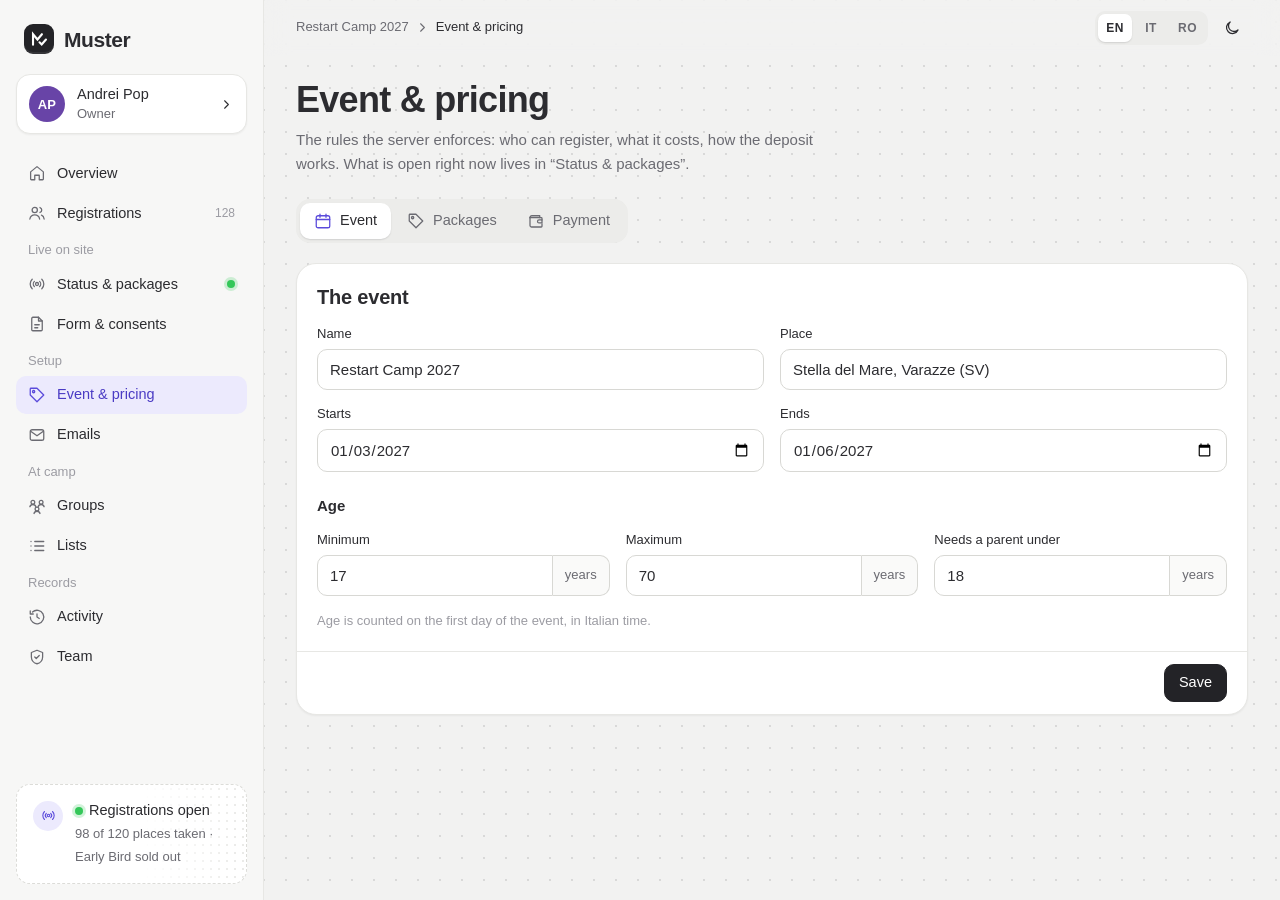
<file: design/offer.html>
<!doctype html>
<html lang="en">
<head>
<meta charset="utf-8">
<meta name="viewport" content="width=device-width, initial-scale=1, viewport-fit=cover">
<meta name="robots" content="noindex">
<title>Event &amp; pricing · Muster</title>
<link rel="icon" href="favicon.svg" type="image/svg+xml">
<link rel="stylesheet" href="css/tokens.css?v=10">
<link rel="stylesheet" href="css/ui.css?v=10">
<link rel="stylesheet" href="css/pages.css?v=10">
</head>
<body data-shell data-page="offer" data-title="Event & pricing" data-title-key="nav.offer">
<div data-content>
  <header class="page-head">
    <div>
      <h1 class="page-head__title" data-i18n="of.title">Event &amp; pricing</h1>
      <p class="page-head__lead" data-i18n="of.lead">The rules the server enforces: who can register, what it costs, how the deposit works. What is open right now lives in “Status &amp; packages”.</p>
    </div>
  </header>

  <div class="seg" data-seg="of" role="tablist" style="margin-bottom:20px">
    <button class="seg__item" type="button" role="tab" aria-selected="true" data-pane-id="event"><span data-icon="calendar"></span><span data-i18n="of.t.event">Event</span></button>
    <button class="seg__item" type="button" role="tab" aria-selected="false" data-pane-id="pk"><span data-icon="tag"></span><span data-i18n="pk.title">Packages</span></button>
    <button class="seg__item" type="button" role="tab" aria-selected="false" data-pane-id="pay"><span data-icon="wallet"></span><span data-i18n="of.t.pay">Payment</span></button>
  </div>

  <!-- event -->
  <div data-pane="of" data-pane-id="event" class="stack stack--lg">
    <form class="card" onsubmit="event.preventDefault();Muster.toast(Muster.t('toast.saved','Saved'))">
      <div class="card__body stack">
        <h2 class="section__title" data-i18n="of.event">The event</h2>
        <div class="grid-2">
          <label class="field"><span class="field__label" data-i18n="of.name">Name</span><input class="input" value="Restart Camp 2027"></label>
          <label class="field"><span class="field__label" data-i18n="of.place">Place</span><input class="input" value="Stella del Mare, Varazze (SV)"></label>
          <label class="field"><span class="field__label" data-i18n="of.start">Starts</span><input class="input" type="date" value="2027-01-03"></label>
          <label class="field"><span class="field__label" data-i18n="of.end">Ends</span><input class="input" type="date" value="2027-01-06"></label>
        </div>
        <h3 class="card__title" style="margin-top:8px" data-i18n="of.age">Age</h3>
        <div class="grid-3">
          <label class="field"><span class="field__label" data-i18n="of.min">Minimum</span><span class="input-group"><input class="input" type="number" value="17"><span class="input-group__addon" data-i18n="of.years">years</span></span></label>
          <label class="field"><span class="field__label" data-i18n="of.max">Maximum</span><span class="input-group"><input class="input" type="number" value="70"><span class="input-group__addon" data-i18n="of.years">years</span></span></label>
          <label class="field"><span class="field__label" data-i18n="of.minor">Needs a parent under</span><span class="input-group"><input class="input" type="number" value="18"><span class="input-group__addon" data-i18n="of.years">years</span></span></label>
        </div>
        <p class="field__hint" data-i18n="of.agehint">Age is counted on the first day of the event, in Italian time.</p>
      </div>
      <div class="card__foot"><button class="btn btn--primary" type="submit" data-i18n="act.save">Save</button></div>
    </form>
  </div>

  <!-- packages -->
  <div data-pane="of" data-pane-id="pk" hidden class="stack stack--lg">
    <div class="cards" id="pk-cards"></div>
    <section>
      <div class="section__head"><div><h2 class="section__title" data-i18n="of.win">Sales windows</h2><p class="section__lead" data-i18n="of.win.s">A package is selectable only inside its window. Times are Italian time.</p></div><button class="btn btn--sm" type="button" data-toast="Window added" data-toast-key="toast.win"><span data-icon="plus"></span><span data-i18n="of.win.add">Add window</span></button></div>
      <div class="table-wrap"><table class="table table--cards">
        <thead><tr><th data-i18n="of.name">Name</th><th data-i18n="of.opens">Opens</th><th data-i18n="of.closes">Closes</th><th data-i18n="col.status">Status</th></tr></thead>
        <tbody>
          <tr><td class="cell-main"><b style="font-weight:500">Early Bird</b></td><td data-label="Opens" data-date="2026-11-12T18:00:00Z" data-fmt="long"></td><td data-label="Closes" data-date="2026-11-20T23:00:00Z" data-fmt="long"></td><td data-label="Status"><span class="chip chip--warn" data-i18n="pks.soldout">Sold out</span></td></tr>
          <tr><td class="cell-main"><b style="font-weight:500" data-i18n="of.w2">Standard &amp; Plus</b></td><td data-label="Opens" data-date="2026-11-21T11:00:00Z" data-fmt="long"></td><td data-label="Closes" data-date="2026-12-20T23:00:00Z" data-fmt="long"></td><td data-label="Status"><span class="chip chip--accent" data-i18n="pks.scheduled">Scheduled</span></td></tr>
        </tbody>
      </table></div>
    </section>
  </div>

  <!-- payment -->
  <div data-pane="of" data-pane-id="pay" hidden class="stack stack--lg">
    <form class="card" onsubmit="event.preventDefault();Muster.toast(Muster.t('toast.saved','Saved'))">
      <div class="card__body stack">
        <h2 class="section__title" data-i18n="of.dep">Deposit</h2>
        <div class="grid-2">
          <label class="field"><span class="field__label" data-i18n="of.depamount">Amount</span><span class="input-group"><input class="input" value="50" inputmode="decimal"><span class="input-group__addon">€</span></span><span class="field__hint" data-i18n="of.depnr">Non-refundable. Secures the place.</span></label>
          <label class="field"><span class="field__label" data-i18n="of.dephours">Time to pay</span><span class="input-group"><input class="input" type="number" value="48"><span class="input-group__addon" data-i18n="of.hours">hours</span></span><span class="field__hint" data-i18n="of.dephint">Starts when the payment email is delivered. Resending does not extend it.</span></label>
        </div>
        <label class="field"><span class="field__label" data-i18n="of.link">Revolut payment link</span><input class="input" type="url" value="https://revolut.me/your-name"><span class="field__hint" data-i18n="of.linkhint">Each email adds the amount and a note with the person’s name, so payments are easy to match.</span></label>
        <div class="grid-2">
          <label class="field"><span class="field__label" data-i18n="of.reminder">Reminder before the deadline</span><select class="select"><option data-i18n="of.r12">12 hours before</option><option data-i18n="of.r24">24 hours before</option><option data-i18n="of.roff">No reminder</option></select></label>
          <label class="field"><span class="field__label" data-i18n="of.rest">Rest of the price</span><select class="select"><option data-i18n="of.cash">Cash on arrival</option><option data-i18n="of.link2">Same Revolut link</option></select></label>
        </div>
        <div class="callout callout--info"><span data-icon="shield"></span><div class="callout__body" data-i18n="of.safe">Muster never touches the money: it sends the link and records what you mark as paid. Nothing frees a place automatically.</div></div>
      </div>
      <div class="card__foot"><button class="btn btn--primary" type="submit" data-i18n="act.save">Save</button></div>
    </form>
  </div>
</div>

<!-- edit package -->
<div class="modal" id="m-pk" role="dialog" aria-modal="true" aria-labelledby="m-pk-t">
  <button class="modal__scrim" type="button" tabindex="-1" aria-label="Close"></button>
  <div class="modal__box">
    <div class="modal__head"><h2 class="modal__title" id="m-pk-t" data-i18n="mpk.title">Edit package</h2></div>
    <div class="modal__body">
      <div class="grid-2">
        <label class="field"><span class="field__label" data-i18n="of.name">Name</span><input class="input" value="Plus" data-autofocus></label>
        <label class="field"><span class="field__label" data-i18n="mpk.price">Price</span><span class="input-group"><input class="input" value="165"><span class="input-group__addon">€</span></span></label>
        <label class="field"><span class="field__label"><span data-i18n="mpk.was">Was</span> <small data-i18n="opt">optional</small></span><span class="input-group"><input class="input"><span class="input-group__addon">€</span></span></label>
        <label class="field"><span class="field__label"><span data-i18n="mpk.cap">Own limit</span> <small data-i18n="opt">optional</small></span><input class="input" type="number" value="40"></label>
      </div>
      <label class="field"><span class="field__label" data-i18n="mpk.desc">What’s included</span><input class="input" value="3 nights + 9 meals + premium kit"></label>
      <label class="field"><span class="field__label" data-i18n="mpk.win">Window</span><select class="select"><option data-i18n="of.w2">Standard &amp; Plus</option><option>Early Bird</option><option data-i18n="mpk.always">Always, while the form is open</option></select></label>
      <div class="callout callout--warn"><span data-icon="alert"></span><div class="callout__body" data-i18n="mpk.warn">21 people already chose this package. A new price applies only to new registrations.</div></div>
    </div>
    <div class="modal__foot">
      <button class="btn" type="button" data-modal-close data-i18n="act.cancel">Cancel</button>
      <button class="btn btn--primary" type="button" data-modal-close data-toast="Package saved" data-toast-key="toast.pk" data-i18n="act.save">Save</button>
    </div>
  </div>
</div>

<script src="js/i18n.js?v=10"></script>
<script src="js/muster.js?v=10"></script>
<script src="js/data.js?v=10"></script>
<script>
document.addEventListener('muster:ready', () => {
  const R = Muster, esc = R.esc;
  function render() {
    R.$('#pk-cards').innerHTML = R.PACKAGES.map((p) => `
      <article class="card item">
        <div class="item__head"><span class="avatar" style="background:${p.id === 'eb' ? 'var(--accent)' : 'var(--btn-primary)'}">${R.icon(p.id === 'eb' ? 'zap' : 'tag', 'i--sm')}</span>
          <div class="grow"><div style="font-weight:500">${esc(p.name)}</div><div class="small muted">${esc(p.id === 'eb' ? 'Early Bird' : R.t('of.w2', 'Standard & Plus'))}</div></div>
          <button class="btn btn--ghost btn--icon btn--sm" type="button" data-modal-open="m-pk" aria-label="${esc(R.t('mpk.title', 'Edit package'))}">${R.icon('edit')}</button></div>
        <div class="item__title num" style="font-size:28px">${R.money(p.price)}${p.was ? ` <s class="faint" style="font-size:16px;font-weight:400">${R.money(p.was)}</s>` : ''}</div>
        <div class="tags"><span class="tag">${esc(R.t('tg.nights', '3 nights'))}</span><span class="tag">${esc(R.t('tg.meals', '9 meals'))}</span><span class="tag">${esc(p.id === 'std' ? R.t('tg.kit', 'Standard kit') : R.t('tg.kitp', 'Premium kit'))}</span></div>
        <div class="item__meta">
          <span class="meta">${R.icon('users')}${p.cap ? esc(R.t('pk.taken', '{a} of {b} taken', { a: p.taken, b: p.cap })) : esc(R.t('pk.nolimit', '{a} taken · no own limit', { a: p.taken }))}</span>
          <span class="meta">${R.icon('wallet')}${esc(R.t('pk.deposit', '50 € deposit · rest in cash'))}</span>
        </div>
      </article>`).join('') + `<button class="card card--hover item" type="button" style="align-items:center;justify-content:center;border-style:dashed;min-height:220px;color:var(--ink-2);background:transparent" data-modal-open="m-pk">${R.icon('plus', 'i--lg')}<span>${esc(R.t('of.newpk', 'New package'))}</span></button>`;
  }
  document.addEventListener('muster:lang', render);
  render();
});
</script>
</body>
</html>
</file>
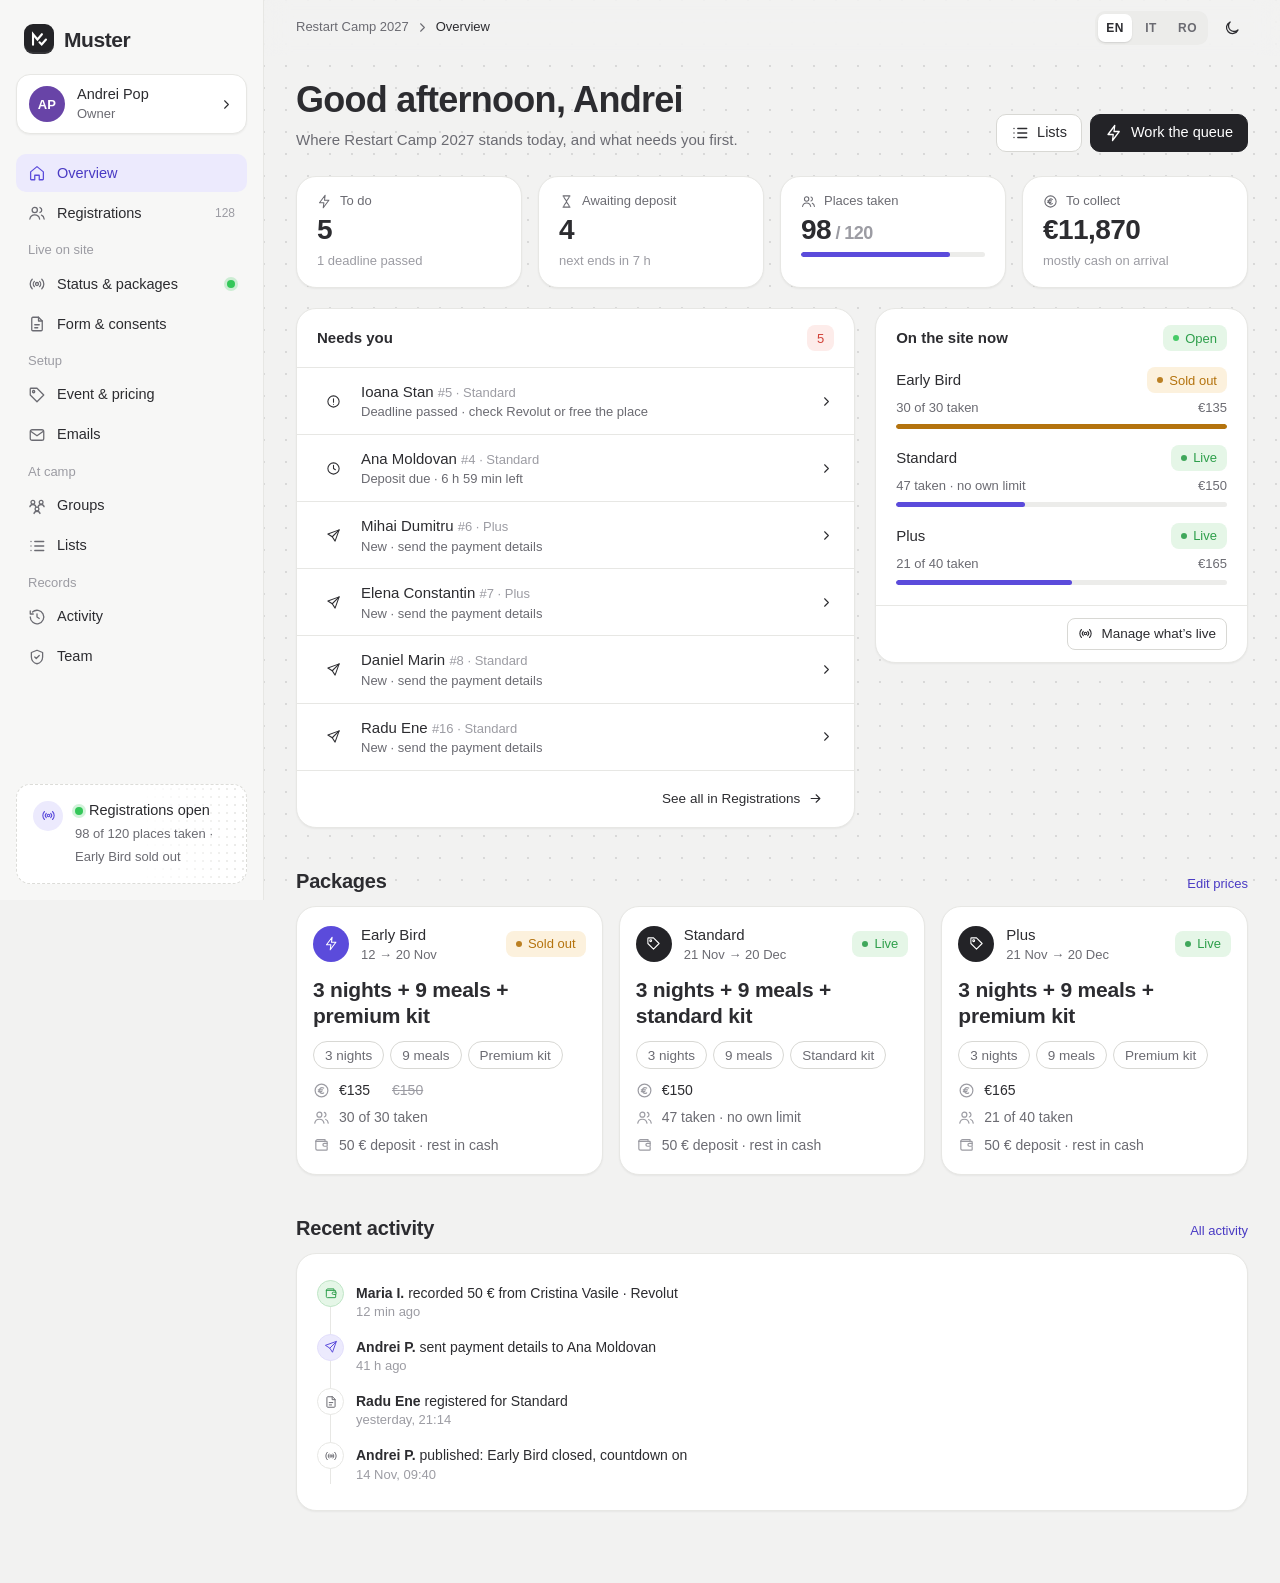
<file: design/overview.html>
<!doctype html>
<html lang="en">
<head>
<meta charset="utf-8">
<meta name="viewport" content="width=device-width, initial-scale=1, viewport-fit=cover">
<meta name="robots" content="noindex">
<title>Overview · Muster</title>
<link rel="icon" href="favicon.svg" type="image/svg+xml">
<link rel="stylesheet" href="css/tokens.css?v=10">
<link rel="stylesheet" href="css/ui.css?v=10">
<link rel="stylesheet" href="css/pages.css?v=10">
<style>
  .ov-grid { display: grid; grid-template-columns: minmax(0, 1.5fr) minmax(0, 1fr); gap: var(--s5); margin-top: var(--s5); align-items: start; }
  @media (max-width: 1100px) { .ov-grid { grid-template-columns: 1fr; } }
  .todo { display: flex; align-items: center; gap: var(--s3); padding: var(--s3) var(--s5); border-top: 1px solid var(--line); color: var(--ink); text-decoration: none; }
  .todo:hover { background: var(--surface-2); text-decoration: none; }
  .todo__icon { width: 32px; height: 32px; border-radius: var(--r-md); display: grid; place-items: center; flex: 0 0 auto; }
  .pkcard .item__title { font-size: 21px; }
</style>
</head>
<body data-shell data-page="overview" data-title="Overview" data-title-key="nav.overview">
<div data-content>
  <header class="page-head">
    <div>
      <h1 class="page-head__title" data-i18n="ov.title">Good afternoon, Andrei</h1>
      <p class="page-head__lead" data-i18n="ov.lead">Where Restart Camp 2027 stands today, and what needs you first.</p>
    </div>
    <div class="page-head__actions">
      <a class="btn" href="lists.html"><span data-icon="list"></span><span data-i18n="nav.lists">Lists</span></a>
      <a class="btn btn--primary" href="registrations.html?view=todo"><span data-icon="zap"></span><span data-i18n="ov.work">Work the queue</span></a>
    </div>
  </header>

  <div class="stats">
    <a class="card card--hover stat" href="registrations.html?view=todo"><span class="stat__label"><span data-icon="zap" data-icon-class="i--sm"></span><span data-i18n="v.todo">To do</span></span><span class="stat__value">5</span><span class="stat__hint" data-i18n="ov.s1">1 deadline passed</span></a>
    <a class="card card--hover stat" href="registrations.html?view=awaiting"><span class="stat__label"><span data-icon="hourglass" data-icon-class="i--sm"></span><span data-i18n="st.awaiting">Awaiting deposit</span></span><span class="stat__value">4</span><span class="stat__hint" data-i18n="ov.s2">next ends in 7 h</span></a>
    <a class="card card--hover stat" href="live.html"><span class="stat__label"><span data-icon="users" data-icon-class="i--sm"></span><span data-i18n="ov.places">Places taken</span></span><span class="stat__value">98<span class="faint" style="font-size:18px"> / 120</span></span><div class="meter meter--sm meter--accent"><i style="--v:81%"></i></div></a>
    <a class="card card--hover stat" href="lists.html#money"><span class="stat__label"><span data-icon="euro" data-icon-class="i--sm"></span><span data-i18n="ov.collect">To collect</span></span><span class="stat__value" data-money="11870">11 870 €</span><span class="stat__hint" data-i18n="ov.s4">mostly cash on arrival</span></a>
  </div>

  <div class="ov-grid">
    <section class="card" aria-labelledby="todo-t">
      <div class="card__head"><h2 class="card__title" id="todo-t" data-i18n="ov.needs">Needs you</h2><span class="chip chip--bad chip--plain" style="margin-left:auto">5</span></div>
      <div id="todo"></div>
      <div class="card__foot"><a class="btn btn--sm btn--ghost" href="registrations.html?view=todo"><span data-i18n="ov.seeall">See all in Registrations</span><span data-icon="arrowr" data-icon-class="i--sm"></span></a></div>
    </section>

    <section class="card" aria-labelledby="live-t">
      <div class="card__head"><h2 class="card__title" id="live-t" data-i18n="ov.onsite">On the site now</h2><span class="chip chip--ok chip--live" style="margin-left:auto" data-i18n="door.open">Open</span></div>
      <div class="card__body stack" style="padding-top:0" id="pk-mini"></div>
      <div class="card__foot"><a class="btn btn--sm" href="live.html"><span data-icon="live" data-icon-class="i--sm"></span><span data-i18n="ov.manage">Manage what’s live</span></a></div>
    </section>
  </div>

  <section class="section" aria-labelledby="pk-t">
    <div class="section__head"><h2 class="section__title" id="pk-t" data-i18n="pk.title">Packages</h2><a class="small" href="offer.html" data-i18n="pk.edit">Edit prices</a></div>
    <div class="cards" id="pk-cards"></div>
  </section>

  <section class="section" aria-labelledby="act-t">
    <div class="section__head"><h2 class="section__title" id="act-t" data-i18n="ov.recent">Recent activity</h2><a class="small" href="activity.html" data-i18n="ov.allact">All activity</a></div>
    <div class="card card--pad">
      <ul class="timeline">
        <li><span class="timeline__icon timeline__icon--ok" data-icon="wallet"></span><div class="timeline__text"><b>Maria I.</b> <span data-i18n="a.1">recorded 50 € from Cristina Vasile · Revolut</span><div class="timeline__meta" data-i18n="a.t1">12 min ago</div></div></li>
        <li><span class="timeline__icon timeline__icon--accent" data-icon="send"></span><div class="timeline__text"><b>Andrei P.</b> <span data-i18n="a.2">sent payment details to Ana Moldovan</span><div class="timeline__meta" data-i18n="a.t2">41 h ago</div></div></li>
        <li><span class="timeline__icon" data-icon="form"></span><div class="timeline__text"><b>Radu Ene</b> <span data-i18n="a.3">registered for Standard</span><div class="timeline__meta" data-i18n="a.t3">yesterday, 21:14</div></div></li>
        <li><span class="timeline__icon" data-icon="live"></span><div class="timeline__text"><b>Andrei P.</b> <span data-i18n="a.4">published: Early Bird closed, countdown on</span><div class="timeline__meta" data-i18n="a.t4">14 Nov, 09:40</div></div></li>
      </ul>
    </div>
  </section>
</div>

<script src="js/i18n.js?v=10"></script>
<script src="js/muster.js?v=10"></script>
<script src="js/data.js?v=10"></script>
<script>
document.addEventListener('muster:ready', () => {
  const R = Muster, $ = R.$, esc = R.esc;
  function render() {
    const todo = R.PEOPLE.filter((p) => p.status === 'received' || (R.dueInfo(p) || {}).late || ((R.dueInfo(p) || {}).soon))
      .sort((a, b) => ((R.dueInfo(b) || {}).late ? 1 : 0) - ((R.dueInfo(a) || {}).late ? 1 : 0));
    $('#todo').innerHTML = todo.map((p) => {
      const d = R.dueInfo(p);
      const [bg, ic, what] = d && d.late ? ['--bad-soft;color:var(--bad)', 'alert', R.t('td.late', 'Deadline passed · check Revolut or free the place')]
        : d ? ['--warn-soft;color:var(--warn)', 'clock', R.t('td.soon', 'Deposit due · {t}', { t: d.text })]
        : ['--info-soft;color:var(--info)', 'send', R.t('td.new', 'New · send the payment details')];
      return `<a class="todo" href="registrations.html#${p.id}"><span class="todo__icon" style="background:var(${bg})">${R.icon(ic, 'i--sm')}</span>
        <span class="grow"><b style="font-weight:500">${esc(p.first)} ${esc(p.last)}</b> <span class="faint small">#${p.n} · ${esc(p.pkg)}</span><span class="small muted" style="display:block">${esc(what)}</span></span>${R.icon('chevr', 'i--sm')}</a>`;
    }).join('');
    $('#pk-mini').innerHTML = R.PACKAGES.map((p) => {
      const pct = p.cap ? Math.round((p.taken / p.cap) * 100) : null;
      const st = p.state === 'soldout' ? `<span class="chip chip--warn">${esc(R.t('pks.soldout', 'Sold out'))}</span>` : `<span class="chip chip--ok">${esc(R.t('pks.live', 'Live'))}</span>`;
      return `<div><div class="row row--between" style="margin-bottom:6px"><span style="font-weight:500">${esc(p.name)}</span>${st}</div>
        <div class="row row--between small muted" style="margin-bottom:6px"><span>${p.cap ? esc(R.t('pk.taken', '{a} of {b} taken', { a: p.taken, b: p.cap })) : esc(R.t('pk.nolimit', '{a} taken · no own limit', { a: p.taken }))}</span><span class="num">${R.money(p.price)}</span></div>
        <div class="meter meter--sm ${pct >= 100 ? 'meter--warn' : 'meter--accent'}"><i style="--v:${pct ?? Math.round(p.taken / 1.2)}%"></i></div></div>`;
    }).join('');
    $('#pk-cards').innerHTML = R.PACKAGES.map((p) => `
      <a class="card card--hover item pkcard" href="offer.html" style="color:var(--ink);text-decoration:none">
        <div class="item__head"><span class="avatar" style="background:${p.id === 'eb' ? 'var(--accent)' : 'var(--btn-primary)'}">${R.icon(p.id === 'eb' ? 'zap' : 'tag', 'i--sm')}</span>
          <div class="grow"><div style="font-weight:500">${esc(p.name)}</div><div class="small muted">${esc(p.id === 'eb' ? R.t('pk.win.eb', '12 → 20 Nov') : R.t('pk.win.std', '21 Nov → 20 Dec'))}</div></div>
          ${p.state === 'soldout' ? `<span class="chip chip--warn">${esc(R.t('pks.soldout', 'Sold out'))}</span>` : `<span class="chip chip--ok">${esc(R.t('pks.live', 'Live'))}</span>`}</div>
        <div class="item__title">${esc(R.t(p.k, p.desc))}</div>
        <div class="tags"><span class="tag">${esc(R.t('tg.nights', '3 nights'))}</span><span class="tag">${esc(R.t('tg.meals', '9 meals'))}</span><span class="tag">${esc(p.id === 'std' ? R.t('tg.kit', 'Standard kit') : R.t('tg.kitp', 'Premium kit'))}</span></div>
        <div class="item__meta">
          <span class="meta">${R.icon('euro')}<b>${R.money(p.price)}</b>${p.was ? `&nbsp;<s class="faint">${R.money(p.was)}</s>` : ''}</span>
          <span class="meta">${R.icon('users')}${p.cap ? esc(R.t('pk.taken', '{a} of {b} taken', { a: p.taken, b: p.cap })) : esc(R.t('pk.nolimit', '{a} taken · no own limit', { a: p.taken }))}</span>
          <span class="meta">${R.icon('wallet')}${esc(R.t('pk.deposit', '50 € deposit · rest in cash'))}</span>
        </div>
      </a>`).join('');
  }
  document.addEventListener('muster:lang', render);
  render();
});
</script>
</body>
</html>
</file>
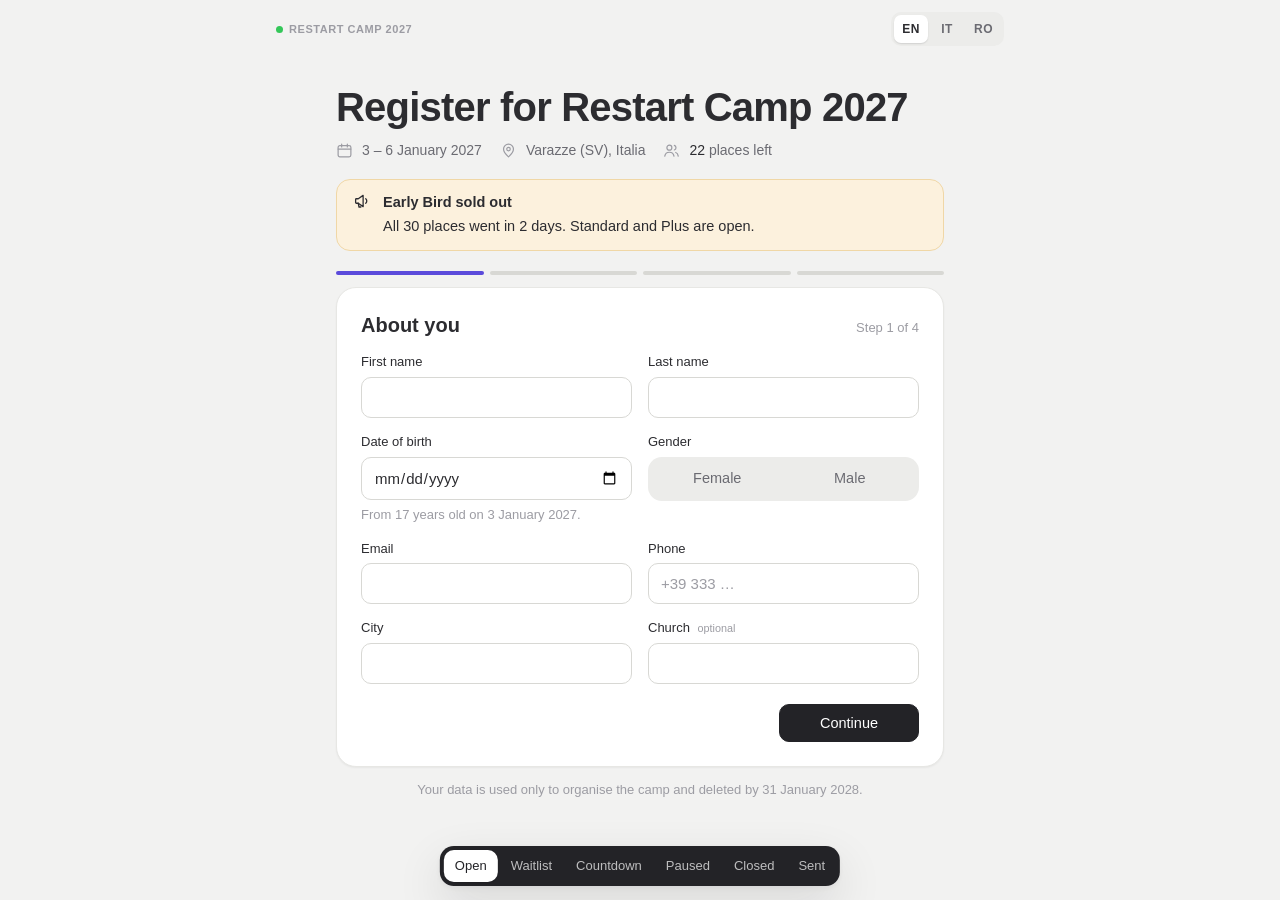
<file: design/public.html>
<!doctype html>
<html lang="en">
<head>
<meta charset="utf-8">
<meta name="viewport" content="width=device-width, initial-scale=1, viewport-fit=cover">
<title>Register · Restart Camp 2027</title>
<link rel="icon" href="favicon.svg" type="image/svg+xml">
<link rel="stylesheet" href="css/tokens.css?v=10">
<link rel="stylesheet" href="css/ui.css?v=10">
<link rel="stylesheet" href="css/pages.css?v=10">
</head>
<body class="public">
<header class="public__bar">
  <span class="pw-top" style="color:var(--ink-3)"><span class="pw-dot"></span>Restart Camp 2027</span>
  <span class="grow"></span>
  <span data-lang-slot></span>
</header>

<main class="public__wrap" id="main">
  <div class="public__hero">
    <h1 class="public__title" data-i18n="pub.title">Register for Restart Camp 2027</h1>
    <div class="public__meta">
      <span class="meta"><span data-icon="calendar"></span><span data-i18n="pub.when">3 – 6 January 2027</span></span>
      <span class="meta"><span data-icon="pin"></span>Varazze (SV), Italia</span>
      <span class="meta" id="spots"><span data-icon="users"></span><span><b>22</b> <span data-i18n="pw.left">places left</span></span></span>
    </div>
  </div>

  <div class="callout callout--warn"><span data-icon="megaphone"></span><div class="callout__body"><span class="callout__title" data-i18n="nt.1.t">Early Bird sold out</span><span data-i18n="pub.n1">All 30 places went in 2 days. Standard and Plus are open.</span></div></div>

  <!-- ===== OPEN: multi-step form ===== -->
  <section data-state="open waitlist">
    <div class="steps" aria-hidden="true"><i class="is-on"></i><i></i><i></i><i></i></div>
    <form class="formcard" id="form" novalidate style="margin-top:12px">
      <input type="text" name="website" tabindex="-1" autocomplete="off" aria-hidden="true" style="position:absolute;left:-9999px">

      <div data-step="1" class="stack">
        <div class="formcard__head"><h2 class="formcard__title" data-i18n="ps.1">About you</h2><span class="small faint" data-i18n="ps.of1">Step 1 of 4</span></div>
        <div class="grid-2">
          <label class="field"><span class="field__label" data-i18n="fld.first">First name</span><input class="input" name="first" autocomplete="given-name" required></label>
          <label class="field"><span class="field__label" data-i18n="fld.last">Last name</span><input class="input" name="last" autocomplete="family-name" required></label>
          <label class="field"><span class="field__label" data-i18n="fld.birth2">Date of birth</span><input class="input" type="date" name="birth" id="birth" required max="2010-01-03"><span class="field__hint" data-i18n="pf.age">From 17 years old on 3 January 2027.</span></label>
          <div class="field"><span class="field__label" data-i18n="fld.gender">Gender</span>
            <div class="seg seg--full" data-seg role="group"><button class="seg__item" type="button" aria-pressed="false" data-i18n="g.f">Female</button><button class="seg__item" type="button" aria-pressed="false" data-i18n="g.m">Male</button></div></div>
          <label class="field"><span class="field__label" data-i18n="fld.email">Email</span><input class="input" type="email" name="email" autocomplete="email" required inputmode="email"></label>
          <label class="field"><span class="field__label" data-i18n="fld.phone">Phone</span><input class="input" type="tel" name="phone" autocomplete="tel" required placeholder="+39 333 …"></label>
          <label class="field"><span class="field__label" data-i18n="fld.city">City</span><input class="input" name="city" autocomplete="address-level2" required></label>
          <label class="field"><span class="field__label"><span data-i18n="fld.church">Church</span> <small data-i18n="opt">optional</small></span><input class="input" name="church"></label>
        </div>
      </div>

      <div data-step="2" class="stack" hidden>
        <div class="formcard__head"><h2 class="formcard__title" data-i18n="ps.2">Choose a package</h2><span class="small faint" data-i18n="ps.of2">Step 2 of 4</span></div>
        <fieldset class="fieldset">
          <legend class="sr-only" data-i18n="col.package">Package</legend>
          <label class="choice"><input type="radio" name="pkg" value="eb" disabled><span class="choice__body"><span class="choice__top"><span class="choice__name">Early Bird</span><span class="choice__price"><s>150 €</s>135 €</span></span><span class="choice__desc" data-i18n="pk.eb.desc">3 nights + 9 meals + premium kit</span><span class="chip chip--warn" style="align-self:flex-start;margin-top:4px" data-i18n="pks.soldout">Sold out</span></span></label>
          <label class="choice"><input type="radio" name="pkg" value="std" checked><span class="choice__body"><span class="choice__top"><span class="choice__name">Standard</span><span class="choice__price">150 €</span></span><span class="choice__desc" data-i18n="pk.std.desc">3 nights + 9 meals + standard kit</span></span></label>
          <label class="choice"><input type="radio" name="pkg" value="plus"><span class="choice__body"><span class="choice__top"><span class="choice__name">Plus</span><span class="choice__price">165 €</span></span><span class="choice__desc" data-i18n="pk.plus.desc">3 nights + 9 meals + premium kit</span><span class="small" style="color:var(--warn)" data-i18n="pf.few">Only 19 left</span></span></label>
        </fieldset>
        <div class="callout"><span data-icon="wallet"></span><div class="callout__body"><span class="callout__title" data-i18n="pf.how">How payment works</span><span data-i18n="pf.how.s">Nothing to pay now. When it’s your turn we email you a Revolut link: 50 € within 48 hours secures your place, the rest in cash on arrival.</span></div></div>
      </div>

      <div data-step="3" class="stack" hidden>
        <div class="formcard__head"><h2 class="formcard__title" data-i18n="ps.3">A few details</h2><span class="small faint" data-i18n="ps.of3">Step 3 of 4</span></div>
        <div class="field"><span class="field__label" data-i18n="fld.shirt">T-shirt</span>
          <div class="seg seg--full" data-seg role="group"><button class="seg__item" type="button" aria-pressed="false">XS</button><button class="seg__item" type="button" aria-pressed="false">S</button><button class="seg__item" type="button" aria-pressed="true">M</button><button class="seg__item" type="button" aria-pressed="false">L</button><button class="seg__item" type="button" aria-pressed="false">XL</button><button class="seg__item" type="button" aria-pressed="false">XXL</button></div></div>
        <label class="field"><span class="field__label" data-i18n="fld.transport">Transport</span><select class="select" name="transport"><option data-i18n="tr.own">Own car</option><option data-i18n="tr.need">Needs transport</option><option selected data-i18n="tr.unsure">Not sure yet</option></select></label>
        <label class="field"><span class="field__label"><span data-i18n="fld.allergies">Allergies & diet</span> <small data-i18n="opt">optional</small></span><textarea class="textarea" name="allergies" style="min-height:76px" placeholder="e.g. peanuts, vegetarian" data-i18n-attr="placeholder:pf.allph"></textarea><span class="field__hint" data-i18n="pf.allhint">Health data: only the kitchen team and the camp leaders see it.</span></label>
        <fieldset class="fieldset card card--pad" id="parent" hidden style="border-color:var(--accent-soft-2)">
          <legend class="sr-only" data-i18n="fld.parent">Parent</legend>
          <div class="row"><span data-icon="shield" style="color:var(--accent)"></span><b data-i18n="pf.minor">Under 18: a parent or guardian is needed</b></div>
          <div class="grid-2">
            <label class="field"><span class="field__label" data-i18n="pf.pname">Parent’s name</span><input class="input" name="pname"></label>
            <label class="field"><span class="field__label" data-i18n="pf.pphone">Parent’s phone</span><input class="input" type="tel" name="pphone"></label>
          </div>
          <label class="check"><input type="checkbox" name="pconsent"> <span data-i18n="pf.pconsent">I am the parent or guardian and I agree to this registration.</span></label>
        </fieldset>
      </div>

      <div data-step="4" class="stack" hidden>
        <div class="formcard__head"><h2 class="formcard__title" data-i18n="ps.4">Check and send</h2><span class="small faint" data-i18n="ps.of4">Step 4 of 4</span></div>
        <div class="summary" id="summary"></div>
        <div class="stack stack--sm">
          <label class="check"><input type="checkbox" required> <span><span data-i18n="pf.c1">I accept the</span> <a href="#" data-i18n="pf.rules">camp rules</a>.</span></label>
          <label class="check"><input type="checkbox" required> <span><span data-i18n="pf.c2">I have read the</span> <a href="#" data-i18n="pf.privacy">privacy policy</a>.</span></label>
          <label class="check"><input type="checkbox" required> <span data-i18n="pf.c3">I agree that health and faith-related data are used only to organise the camp.</span></label>
          <label class="check"><input type="checkbox"> <span data-i18n="pf.c4">Photos of me may appear on the camp’s pages.</span> <span class="faint small" data-i18n="opt">optional</span></label>
        </div>
        <div class="callout callout--bad" id="err" hidden><span data-icon="alert"></span><div class="callout__body" data-i18n="pf.err">Tick the required boxes to send.</div></div>
      </div>

      <div class="formnav">
        <button class="btn" type="button" id="prev" hidden><span data-icon="chevl" data-icon-class="i--sm"></span><span data-i18n="pf.back">Back</span></button>
        <button class="btn btn--primary" type="submit" id="next"><span id="next-l" data-i18n="pf.next">Continue</span></button>
      </div>
    </form>
    <p class="small faint" style="text-align:center;margin-top:14px" data-i18n="pf.foot">Your data is used only to organise the camp and deleted by 31 January 2028.</p>
  </section>

  <!-- ===== COUNTDOWN ===== -->
  <section data-state="countdown" hidden class="formcard" style="text-align:center">
    <span class="chip chip--accent" style="align-self:center" data-i18n="door.countdown">Countdown</span>
    <h2 class="formcard__title" data-i18n="pc.title">Registrations open soon</h2>
    <div class="countdown" id="cd"></div>
    <p class="muted" id="cd-when"></p>
    <a class="btn" href="#" style="align-self:center"><span data-icon="calendar"></span><span data-i18n="pc.cal">Add to calendar</span></a>
  </section>

  <!-- ===== PAUSED ===== -->
  <section data-state="paused" hidden class="formcard" style="align-items:center;text-align:center">
    <span class="empty__icon" style="background:var(--warn-soft);color:var(--warn)" data-icon="pause"></span>
    <h2 class="formcard__title" data-i18n="pw.paused">Registrations are paused</h2>
    <p class="muted" data-i18n="pp.text">Early Bird places are gone. Standard and Plus open on 21 November at 12:00. Leave your details and you’ll be first in line.</p>
    <button class="btn btn--primary" type="button" data-toast="You’re on the waitlist" data-toast-key="toast.wl" data-i18n="pw.join">Join the waitlist</button>
  </section>

  <!-- ===== CLOSED ===== -->
  <section data-state="closed" hidden class="formcard" style="align-items:center;text-align:center">
    <span class="empty__icon" style="background:var(--bad-soft);color:var(--bad)" data-icon="lock"></span>
    <h2 class="formcard__title" data-i18n="pw.closedt">Registrations are closed</h2>
    <p class="muted" data-i18n="pcl.text">Thank you to everyone who signed up. For questions, write to us: we read every message.</p>
    <a class="btn" href="mailto:hello@example.com"><span data-icon="mail"></span><span data-i18n="pcl.write">Write to us</span></a>
  </section>

  <!-- ===== SUCCESS ===== -->
  <section data-state="success" hidden class="formcard" style="align-items:center;text-align:center">
    <span class="success-mark" data-icon="check"></span>
    <h2 class="formcard__title" id="ok-title" data-i18n="po.title">You’re registered, number 129</h2>
    <p class="muted" id="ok-text" data-i18n="po.text">We sent a confirmation to your email. Nothing to pay yet: when it’s your turn you get the Revolut link and 48 hours for the 50 € deposit.</p>
    <ol class="timeline" style="text-align:left;align-self:stretch">
      <li><span class="timeline__icon timeline__icon--ok" data-icon="check"></span><div class="timeline__text" data-i18n="po.s1">Registration received</div></li>
      <li><span class="timeline__icon" data-icon="mail"></span><div class="timeline__text" data-i18n="po.s2">Payment link by email, in order of arrival</div></li>
      <li><span class="timeline__icon" data-icon="wallet"></span><div class="timeline__text" data-i18n="po.s3">50 € deposit within 48 h · place secured</div></li>
      <li><span class="timeline__icon" data-icon="pin"></span><div class="timeline__text" data-i18n="po.s4">Rest in cash at check-in, 3 January</div></li>
    </ol>
  </section>
</main>

<!-- demo only: switch between the states the server can render -->
<nav class="statebar" aria-label="Preview states">
  <div class="seg" data-seg role="group" id="states">
    <button class="seg__item" type="button" aria-pressed="true" data-value="open" data-i18n="door.open">Open</button>
    <button class="seg__item" type="button" aria-pressed="false" data-value="waitlist" data-i18n="st.waitlist">Waitlist</button>
    <button class="seg__item" type="button" aria-pressed="false" data-value="countdown" data-i18n="door.countdown">Countdown</button>
    <button class="seg__item" type="button" aria-pressed="false" data-value="paused" data-i18n="door.paused">Paused</button>
    <button class="seg__item" type="button" aria-pressed="false" data-value="closed" data-i18n="door.closed">Closed</button>
    <button class="seg__item" type="button" aria-pressed="false" data-value="success" data-i18n="ps.sent">Sent</button>
  </div>
</nav>

<script src="js/i18n.js?v=10"></script>
<script src="js/muster.js?v=10"></script>
<script>
document.addEventListener('muster:ready', () => {
  const R = Muster, $ = R.$, $$ = R.$$, esc = R.esc;
  $('[data-lang-slot]').innerHTML = R.langSwitch(); R.applyI18n($('[data-lang-slot]'));
  let state = new URLSearchParams(location.search).get('state') || 'open', step = 1;
  function show() {
    $$('[data-state]').forEach((s) => (s.hidden = !s.dataset.state.split(' ').includes(state)));
    $$('#states .seg__item').forEach((b) => b.setAttribute('aria-pressed', String(b.dataset.value === state)));
    $('#spots').hidden = state === 'closed' || state === 'success';
    $('.callout--warn').hidden = state === 'closed' || state === 'success';
    if (state === 'waitlist') {
      $('#ok-title').textContent = R.t('po.wl.title', 'You’re on the waitlist, number 129');
      $('#ok-text').textContent = R.t('po.wl.text', 'The camp is full right now. If a place frees up it goes to the waitlist in order, and we email you straight away.');
    }
  }
  function goStep(n, quiet = false) {
    step = n;
    $$('[data-step]').forEach((s) => (s.hidden = Number(s.dataset.step) !== n));
    $$('.steps i').forEach((b, i) => b.classList.toggle('is-on', i < n));
    $('#prev').hidden = n === 1;
    $('#next-l').textContent = n === 4 ? (state === 'waitlist' ? R.t('pf.sendwl', 'Join the waitlist') : R.t('pub.send', 'Send registration')) : R.t('pf.next', 'Continue');
    if (n === 4) {
      const f = $('#form'); const v = (k) => (f.elements[k] && f.elements[k].value.trim()) || '—';
      const pk = { eb: 'Early Bird · 135 €', std: 'Standard · 150 €', plus: 'Plus · 165 €' }[$('input[name=pkg]:checked').value];
      const rows = [[R.t('fld.name', 'Name'), v('first') + ' ' + v('last')], [R.t('fld.email', 'Email'), v('email')], [R.t('fld.phone', 'Phone'), v('phone')], [R.t('col.package', 'Package'), pk], [R.t('pf.todaypay', 'To pay today'), '0 €']];
      $('#summary').innerHTML = rows.map(([a, b]) => `<div class="summary__row"><span>${esc(a)}</span><b>${esc(b)}</b></div>`).join('');
    }
    if (quiet) return;
    $('#form').scrollIntoView({ block: 'start', behavior: 'smooth' });
    ($(`[data-step="${n}"] input:not([type=hidden]):not([disabled])`) || $('#next')).focus({ preventScroll: true });
  }
  $('#birth').addEventListener('change', () => {
    const b = new Date($('#birth').value), at = new Date(2027, 0, 3);
    let age = at.getFullYear() - b.getFullYear(); if (at < new Date(at.getFullYear(), b.getMonth(), b.getDate())) age--;
    $('#parent').hidden = !(age < 18);
  });
  $('#form').addEventListener('submit', (e) => {
    e.preventDefault();
    if (step < 4) { goStep(step + 1); return; }
    const missing = $$('[data-step="4"] input[required]').some((c) => !c.checked);
    $('#err').hidden = !missing; if (missing) return;
    const wl = state === 'waitlist'; state = 'success'; show();
    if (wl) { $('#ok-title').textContent = R.t('po.wl.title', 'You’re on the waitlist, number 129'); $('#ok-text').textContent = R.t('po.wl.text', 'The camp is full right now. If a place frees up it goes to the waitlist in order, and we email you straight away.'); }
    scrollTo({ top: 0, behavior: 'smooth' });
  });
  $('#prev').addEventListener('click', () => goStep(step - 1));
  $('#states').addEventListener('seg:change', (e) => { state = e.detail; show(); if (state === 'open' || state === 'waitlist') goStep(1, true); });
  /* countdown */
  const target = Date.now() + ((2 * 24 + 14) * 60 + 37) * 60e3;
  function tick() {
    const ms = Math.max(0, target - Date.now()); const d = Math.floor(ms / 864e5), h = Math.floor(ms / 36e5) % 24, m = Math.floor(ms / 6e4) % 60, s = Math.floor(ms / 1e3) % 60;
    const u = [[d, R.t('u.d', 'days')], [h, R.t('u.h', 'hours')], [m, R.t('u.m', 'min')], [s, R.t('u.s', 'sec')]];
    $('#cd').innerHTML = u.map(([n, l]) => `<div><b>${String(n).padStart(2, '0')}</b><small>${esc(l)}</small></div>`).join('');
    $('#cd-when').textContent = R.t('pw.opens', 'Opens {d}', { d: R.fmtDate(new Date(target).toISOString(), 'long') });
  }
  setInterval(tick, 1000); tick();
  document.addEventListener('muster:lang', () => { tick(); goStep(step, true); });
  show(); goStep(1, true);
});
</script>
</body>
</html>
</file>
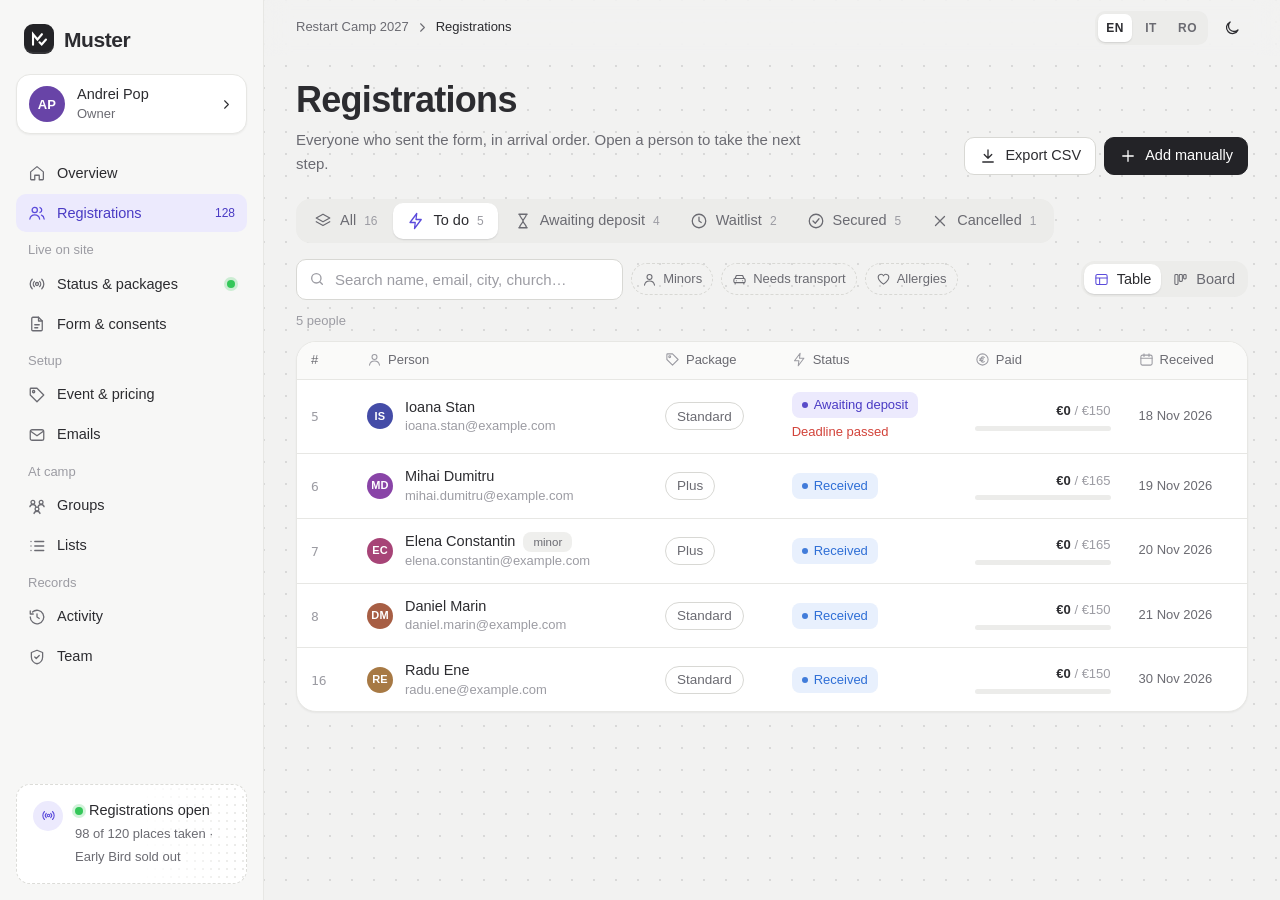
<file: design/registrations.html>
<!doctype html>
<html lang="en">
<head>
<meta charset="utf-8">
<meta name="viewport" content="width=device-width, initial-scale=1, viewport-fit=cover">
<meta name="robots" content="noindex">
<title>Registrations · Muster</title>
<link rel="icon" href="favicon.svg" type="image/svg+xml">
<link rel="stylesheet" href="css/tokens.css?v=10">
<link rel="stylesheet" href="css/ui.css?v=10">
</head>
<body data-shell data-page="registrations" data-title="Registrations" data-title-key="nav.registrations">
<div data-content>

  <header class="page-head">
    <div>
      <h1 class="page-head__title" data-i18n="reg.title">Registrations</h1>
      <p class="page-head__lead" data-i18n="reg.lead">Everyone who sent the form, in arrival order. Open a person to take the next step.</p>
    </div>
    <div class="page-head__actions">
      <button class="btn" type="button" data-toast="CSV downloaded" data-toast-key="toast.csv"><span data-icon="download"></span><span data-i18n="act.exportcsv">Export CSV</span></button>
      <button class="btn btn--primary" type="button" data-modal-open="m-add"><span data-icon="plus"></span><span data-i18n="reg.add">Add manually</span></button>
    </div>
  </header>

  <div class="seg" data-seg role="tablist" aria-label="Views" id="views" style="margin-bottom:16px"></div>

  <div class="toolbar">
    <input class="input input--search" type="search" id="q" placeholder="Search name, email, city, church…" data-i18n-attr="placeholder:reg.search;aria-label:reg.search" aria-label="Search">
    <button class="filter-btn" type="button" aria-pressed="false" data-f="minor"><span data-icon="user" data-icon-class="i--sm"></span><span data-i18n="f.minors">Minors</span></button>
    <button class="filter-btn" type="button" aria-pressed="false" data-f="transport"><span data-icon="car" data-icon-class="i--sm"></span><span data-i18n="f.transport">Needs transport</span></button>
    <button class="filter-btn" type="button" aria-pressed="false" data-f="allergy"><span data-icon="heart" data-icon-class="i--sm"></span><span data-i18n="f.allergy">Allergies</span></button>
    <div class="grow"></div>
    <div class="seg" data-seg role="group" aria-label="Layout" id="layout" style="padding:3px">
      <button type="button" class="seg__item" aria-pressed="true" data-value="table" style="min-height:30px;padding:0 10px"><span data-icon="table" data-icon-class="i--sm"></span><span data-i18n="v.table">Table</span></button>
      <button type="button" class="seg__item" aria-pressed="false" data-value="board" style="min-height:30px;padding:0 10px"><span data-icon="board" data-icon-class="i--sm"></span><span data-i18n="v.board">Board</span></button>
    </div>
  </div>
  <p class="small faint" id="count" aria-live="polite" style="margin:0 0 10px"></p>

  <div id="table-view">
    <div class="table-wrap"><div class="table-scroll">
      <table class="table table--cards">
        <thead><tr>
          <th style="width:56px">#</th>
          <th><span data-icon="user"></span><span data-i18n="col.person">Person</span></th>
          <th><span data-icon="tag"></span><span data-i18n="col.package">Package</span></th>
          <th><span data-icon="zap"></span><span data-i18n="col.status">Status</span></th>
          <th><span data-icon="euro"></span><span data-i18n="col.paid">Paid</span></th>
          <th><span data-icon="calendar"></span><span data-i18n="col.received">Received</span></th>
        </tr></thead>
        <tbody id="rows"></tbody>
      </table>
    </div></div>
  </div>
  <div id="board-view" class="board" hidden></div>
  <div id="empty" class="empty" hidden>
    <div class="empty__icon" data-icon="search"></div>
    <p class="empty__title" data-i18n="empty.title">Nobody matches</p>
    <p data-i18n="empty.text">Try another view or clear the filters.</p>
    <button class="btn btn--sm" type="button" id="clear" data-i18n="empty.clear">Clear filters</button>
  </div>
</div>

<!-- side peek: one registration, as a page -->
<aside class="drawer" id="peek" role="dialog" aria-modal="true" aria-labelledby="peek-title"></aside>

<!-- confirm: send payment details (starts the deadline) -->
<div class="modal" id="m-pay" role="dialog" aria-modal="true" aria-labelledby="m-pay-t">
  <button class="modal__scrim" type="button" tabindex="-1" aria-label="Close"></button>
  <div class="modal__box">
    <div class="modal__head"><h2 class="modal__title" id="m-pay-t" data-i18n="mpay.title">Send payment details?</h2></div>
    <div class="modal__body">
      <p class="muted" data-i18n="mpay.text">The email with the Revolut link leaves now. The 48-hour deadline starts when it is delivered and does not restart if you resend it.</p>
      <div class="callout callout--accent"><span data-icon="clock"></span><div class="callout__body"><span class="callout__title" data-i18n="mpay.deadline">Deadline</span><span id="m-pay-due"></span></div></div>
      <label class="check"><input type="checkbox" checked> <span data-i18n="mpay.copy">Also notify the team when the deadline passes</span></label>
    </div>
    <div class="modal__foot">
      <button class="btn" type="button" data-modal-close data-i18n="act.cancel">Cancel</button>
      <button class="btn btn--primary" type="button" data-autofocus id="m-pay-ok"><span data-icon="send"></span><span data-i18n="act.send">Send email</span></button>
    </div>
  </div>
</div>

<!-- record a payment -->
<div class="modal" id="m-rec" role="dialog" aria-modal="true" aria-labelledby="m-rec-t">
  <button class="modal__scrim" type="button" tabindex="-1" aria-label="Close"></button>
  <div class="modal__box">
    <div class="modal__head"><h2 class="modal__title" id="m-rec-t" data-i18n="mrec.title">Record a payment</h2></div>
    <form class="modal__body" id="m-rec-form">
      <div class="grid-2">
        <label class="field"><span class="field__label" data-i18n="mrec.amount">Amount</span>
          <span class="input-group"><input class="input" name="amount" inputmode="decimal" value="50" required data-autofocus><span class="input-group__addon">€</span></span></label>
        <label class="field"><span class="field__label" data-i18n="mrec.date">Date</span><input class="input" type="date" name="date" id="m-rec-date" required></label>
      </div>
      <div class="field"><span class="field__label" data-i18n="mrec.method">Method</span>
        <div class="seg seg--full" data-seg role="group">
          <button type="button" class="seg__item" aria-pressed="true" data-value="revolut">Revolut</button>
          <button type="button" class="seg__item" aria-pressed="false" data-value="cash" data-i18n="pm.cash">Cash</button>
          <button type="button" class="seg__item" aria-pressed="false" data-value="bank" data-i18n="pm.bank">Bank transfer</button>
        </div>
      </div>
      <label class="field"><span class="field__label"><span data-i18n="mrec.ref">Reference</span> <small data-i18n="opt">optional</small></span><input class="input" name="ref" placeholder="e.g. Revolut note, receipt no." data-i18n-attr="placeholder:mrec.refph"></label>
      <label class="check"><input type="checkbox" checked> <span data-i18n="mrec.mail">Email the “Place secured” confirmation</span></label>
    </form>
    <div class="modal__foot">
      <button class="btn" type="button" data-modal-close data-i18n="act.cancel">Cancel</button>
      <button class="btn btn--primary" type="submit" form="m-rec-form" data-i18n="mrec.save">Save payment</button>
    </div>
  </div>
</div>

<!-- cancel -->
<div class="modal" id="m-cancel" role="dialog" aria-modal="true" aria-labelledby="m-cancel-t">
  <button class="modal__scrim" type="button" tabindex="-1" aria-label="Close"></button>
  <div class="modal__box">
    <div class="modal__head"><h2 class="modal__title" id="m-cancel-t" data-i18n="mcan.title">Cancel this registration?</h2></div>
    <div class="modal__body">
      <p class="muted" data-i18n="mcan.text">The place goes to the first person on the waitlist. You can restore the registration later; the data stays until you delete it.</p>
      <label class="field"><span class="field__label" data-i18n="mcan.reason">Reason</span>
        <select class="select"><option data-i18n="mcan.r1">Asked to cancel</option><option data-i18n="mcan.r2">Deposit not paid in time</option><option data-i18n="mcan.r3">Duplicate</option><option data-i18n="mcan.r4">Other</option></select></label>
      <label class="check"><input type="checkbox" checked> <span data-i18n="mcan.mail">Email the person</span></label>
    </div>
    <div class="modal__foot">
      <button class="btn" type="button" data-modal-close data-i18n="mcan.keep">Keep it</button>
      <button class="btn btn--danger-solid" type="button" id="m-cancel-ok" data-i18n="mcan.ok">Cancel registration</button>
    </div>
  </div>
</div>

<!-- add manually -->
<div class="modal" id="m-add" role="dialog" aria-modal="true" aria-labelledby="m-add-t">
  <button class="modal__scrim" type="button" tabindex="-1" aria-label="Close"></button>
  <div class="modal__box">
    <div class="modal__head"><h2 class="modal__title" id="m-add-t" data-i18n="madd.title">Add a registration</h2></div>
    <div class="modal__body">
      <p class="muted small" data-i18n="madd.text">For people who signed up by phone. It gets the next number and skips the public limits; consents are marked as given by phone.</p>
      <div class="grid-2">
        <label class="field"><span class="field__label" data-i18n="fld.first">First name</span><input class="input" data-autofocus></label>
        <label class="field"><span class="field__label" data-i18n="fld.last">Last name</span><input class="input"></label>
        <label class="field"><span class="field__label" data-i18n="fld.email">Email</span><input class="input" type="email"></label>
        <label class="field"><span class="field__label" data-i18n="fld.phone">Phone</span><input class="input" type="tel"></label>
      </div>
      <label class="field"><span class="field__label" data-i18n="col.package">Package</span><select class="select"><option>Standard · 150 €</option><option>Plus · 165 €</option><option>Early Bird · 135 €</option></select></label>
    </div>
    <div class="modal__foot">
      <button class="btn" type="button" data-modal-close data-i18n="act.cancel">Cancel</button>
      <button class="btn btn--primary" type="button" data-modal-close data-toast="Registration added as #17" data-toast-key="toast.added" data-i18n="madd.ok">Add registration</button>
    </div>
  </div>
</div>

<script src="js/i18n.js?v=10"></script>
<script src="js/muster.js?v=10"></script>
<script src="js/data.js?v=10"></script>
<script>
document.addEventListener('muster:ready', () => {
  const R = Muster, $ = R.$, $$ = R.$$, esc = R.esc;
  const VIEWS = [
    { id: 'all', k: 'v.all', en: 'All', icon: 'layers', fn: () => true },
    { id: 'todo', k: 'v.todo', en: 'To do', icon: 'zap', fn: (p) => p.status === 'received' || (R.dueInfo(p) || {}).late },
    { id: 'awaiting', k: 'st.awaiting', en: 'Awaiting deposit', icon: 'hourglass', fn: (p) => p.status === 'awaiting' },
    { id: 'waitlist', k: 'st.waitlist', en: 'Waitlist', icon: 'clock', fn: (p) => p.status === 'waitlist' },
    { id: 'secured', k: 'v.secured', en: 'Secured', icon: 'checkc', fn: (p) => p.status === 'secured' || p.status === 'paid' },
    { id: 'cancelled', k: 'st.cancelled', en: 'Cancelled', icon: 'x', fn: (p) => p.status === 'cancelled' },
  ];
  let view = new URLSearchParams(location.search).get('view') || 'todo', layout = 'table';
  const F = { minor: false, transport: false, allergy: false };
  const people = R.PEOPLE;

  function renderViews() {
    $('#views').innerHTML = VIEWS.map((v) => `<button type="button" class="seg__item" role="tab" aria-selected="${v.id === view}" data-value="${v.id}">${R.icon(v.icon)}<span>${esc(R.t(v.k, v.en))}</span><span class="seg__count">${people.filter(v.fn).length}</span></button>`).join('');
  }
  const list = () => {
    const q = $('#q').value.trim().toLowerCase();
    const vf = VIEWS.find((v) => v.id === view).fn;
    return people.filter(vf)
      .filter((p) => !F.minor || p.minor).filter((p) => !F.transport || p.transport === 'need').filter((p) => !F.allergy || p.allergies)
      .filter((p) => !q || [p.first, p.last, p.email, p.city, p.church, p.phone].join(' ').toLowerCase().includes(q));
  };
  const payCell = (p) => {
    const pct = p.price ? Math.round((p.paid / p.price) * 100) : 0;
    const cls = pct >= 100 ? 'meter--ok' : pct > 0 ? 'meter--accent' : '';
    return `<div style="min-width:110px"><div class="num small" style="margin-bottom:5px"><b>${R.money(p.paid)}</b> <span class="faint">/ ${R.money(p.price)}</span></div><div class="meter meter--sm ${cls}"><i style="--v:${pct}%"></i></div></div>`;
  };
  const statusCell = (p) => { const d = R.dueInfo(p); return `${R.statusChip(p.status)}${d ? `<div class="small" style="margin-top:5px;color:var(${d.late ? '--bad' : d.soon ? '--warn' : '--ink-3'})">${esc(d.text)}</div>` : ''}`; };
  const personCell = (p) => `<div class="person"><span class="avatar avatar--sm" data-hue style="--h:${R.hue(p)}">${R.initials(p)}</span><div style="min-width:0"><div class="person__name">${esc(p.first)} ${esc(p.last)}${p.minor ? ` <span class="chip chip--plain" style="height:20px;font-size:11.5px;margin-left:4px">${esc(R.t('tag.minor', 'minor'))}</span>` : ''}</div><div class="person__sub">${esc(p.email)}</div></div></div>`;

  function render() {
    renderViews();
    const rows = list();
    $('#count').textContent = R.t('reg.count', '{n} people', { n: rows.length });
    $('#empty').hidden = rows.length > 0;
    $('#table-view').hidden = layout !== 'table' || !rows.length;
    $('#board-view').hidden = layout !== 'board' || !rows.length;
    $('#rows').innerHTML = rows.map((p) => `
      <tr data-href="${p.id}" tabindex="0">
        <td class="cell-hide-sm"><span class="nr">${p.n}</span></td>
        <td class="cell-main">${personCell(p)}</td>
        <td data-label="${esc(R.t('col.package', 'Package'))}"><span class="tag">${esc(p.pkg)}</span></td>
        <td data-label="${esc(R.t('col.status', 'Status'))}">${statusCell(p)}</td>
        <td data-label="${esc(R.t('col.paid', 'Paid'))}">${payCell(p)}</td>
        <td data-label="${esc(R.t('col.received', 'Received'))}" class="small muted cell-hide-sm">${R.fmtDate(p.created)}</td>
      </tr>`).join('');
    const cols = ['received', 'waitlist', 'awaiting', 'secured', 'paid', 'cancelled'];
    $('#board-view').innerHTML = cols.map((s) => { const items = rows.filter((p) => p.status === s); return `
      <section class="board__col" aria-label="${esc(R.t(R.STATUS[s].k, R.STATUS[s].en))}">
        <div class="board__head">${R.statusChip(s)}<span>${items.length}</span></div>
        ${items.map((p) => { const d = R.dueInfo(p); return `<a href="#${p.id}" class="card card--hover board__card" data-open="${p.id}">
          <div class="item__head"><span class="avatar avatar--sm" data-hue style="--h:${R.hue(p)}">${R.initials(p)}</span><div style="min-width:0"><div class="person__name">${esc(p.first)} ${esc(p.last)}</div><div class="person__sub">#${p.n} · ${esc(p.city)}</div></div></div>
          <div class="tags"><span class="tag">${esc(p.pkg)}</span>${p.minor ? `<span class="tag">${esc(R.t('tag.minor', 'minor'))}</span>` : ''}</div>
          <div class="item__meta"><span class="meta">${R.icon('euro')}<b>${R.money(p.paid)}</b>&nbsp;/ ${R.money(p.price)}</span>${d ? `<span class="meta" style="color:var(${d.late ? '--bad' : '--ink-2'})">${R.icon('clock')}${esc(d.text)}</span>` : ''}</div>
        </a>`; }).join('') || `<p class="small faint" style="padding:8px 4px">${esc(R.t('board.empty', 'Nobody here'))}</p>`}
      </section>`; }).join('');
    $$('[data-icon]').forEach(() => {}); // icons in markup above are inline already
  }

  /* ---------- the side peek ---------- */
  let openP = null;
  function nextStep(p) {
    const d = R.dueInfo(p);
    switch (p.status) {
      case 'received': return { t: R.t('ns.received.t', 'Send the payment details'), s: R.t('ns.received.s', 'Starts the 48-hour deadline for the 50 € deposit.'), b: `<button class="btn btn--accent" type="button" data-modal-open="m-pay">${R.icon('send')}${esc(R.t('ns.received.b', 'Send details'))}</button>` };
      case 'waitlist': return { t: R.t('ns.waitlist.t', 'Waiting for a free place'), s: R.t('ns.waitlist.s', 'Number {n} in the queue. When a place frees up, send the payment details.', { n: 1 }), b: `<button class="btn" type="button" data-modal-open="m-pay">${esc(R.t('ns.waitlist.b', 'Offer a place now'))}</button>` };
      case 'awaiting': return d && d.late
        ? { t: R.t('ns.late.t', 'Deadline passed, no payment recorded'), s: R.t('ns.late.s', 'Check Revolut first. If nothing arrived, free the place for the next person.'), b: `<button class="btn btn--danger" type="button" data-modal-open="m-cancel">${esc(R.t('ns.late.b', 'Free the place'))}</button><button class="btn btn--accent" type="button" data-modal-open="m-rec">${esc(R.t('ns.rec', 'Record payment'))}</button>` }
        : { t: R.t('ns.await.t', 'Waiting for the deposit'), s: d ? d.text : '', b: `<button class="btn btn--accent" type="button" data-modal-open="m-rec">${R.icon('wallet')}${esc(R.t('ns.rec', 'Record payment'))}</button>` };
      case 'secured': return { t: R.t('ns.secured.t', '{x} to collect on arrival', { x: R.money(p.price - p.paid) }), s: R.t('ns.secured.s', 'Cash at check-in on 3 January.'), b: `<button class="btn btn--accent" type="button" data-modal-open="m-rec">${esc(R.t('ns.secured.b', 'Mark as paid'))}</button>` };
      case 'paid': return { t: R.t('ns.paid.t', 'All done'), s: R.t('ns.paid.s', 'Paid in full. Nothing left to do.'), b: '' };
      default: return { t: R.t('ns.cancel.t', 'Cancelled'), s: R.t('ns.cancel.s', 'Restore it to put the person back in the queue, as new.'), b: `<button class="btn" type="button" data-toast="Restored as received" data-toast-key="toast.restored">${R.icon('undo')}${esc(R.t('ns.cancel.b', 'Restore'))}</button>` };
    }
  }
  function openPeek(id, push = true) {
    const p = people.find((x) => x.id === id); if (!p) return; openP = p;
    $$('#rows tr').forEach((tr) => tr.setAttribute('aria-selected', String(tr.dataset.href === id)));
    if (!list().some((x) => x.id === id)) { view = 'all'; render(); } // opened from a link: show it in context
    const idx = list().findIndex((x) => x.id === id);
    const ns = nextStep(p);
    const tr = (v) => ({ own: R.t('tr.own', 'Own car'), need: R.t('tr.need', 'Needs transport'), unsure: R.t('tr.unsure', 'Not sure yet') }[v]);
    const pct = Math.round((p.paid / p.price) * 100);
    $('#peek').innerHTML = `
      <div class="drawer__head">
        <button class="btn btn--ghost btn--icon btn--sm" type="button" data-drawer-close aria-label="${esc(R.t('act.close', 'Close'))}">${R.icon('x')}</button>
        <button class="btn btn--ghost btn--icon btn--sm" type="button" data-nav="-1" aria-label="${esc(R.t('act.prev', 'Previous'))}" ${idx <= 0 ? 'disabled' : ''}>${R.icon('chevl')}</button>
        <button class="btn btn--ghost btn--icon btn--sm" type="button" data-nav="1" aria-label="${esc(R.t('act.next', 'Next'))}" ${idx >= list().length - 1 ? 'disabled' : ''}>${R.icon('chevr')}</button>
        <span class="small faint">${idx + 1} / ${list().length}</span>
        <div class="grow"></div>
        <div class="menu">
          <button class="btn btn--ghost btn--icon btn--sm" type="button" data-menu-btn aria-haspopup="menu" aria-expanded="false" aria-label="${esc(R.t('act.more', 'More'))}">${R.icon('more')}</button>
          <div class="menu__list" role="menu" hidden>
            <button class="menu__item" role="menuitem" type="button">${R.icon('edit')}${esc(R.t('peek.edit', 'Edit details'))}</button>
            <button class="menu__item" role="menuitem" type="button" data-copy="peek-email">${R.icon('copy')}${esc(R.t('peek.copy', 'Copy email'))}</button>
            <div class="menu__sep"></div>
            <button class="menu__item" role="menuitem" type="button" data-modal-open="m-cancel" style="color:var(--bad)">${R.icon('x')}${esc(R.t('mcan.ok', 'Cancel registration'))}</button>
          </div>
        </div>
      </div>
      <div class="drawer__body">
        <div class="row" style="gap:14px;margin-bottom:14px">
          <span class="avatar avatar--lg" data-hue style="--h:${R.hue(p)}">${R.initials(p)}</span>
          <div style="min-width:0"><div class="nr">#${p.n}</div><h2 class="doc-title" id="peek-title">${esc(p.first)} ${esc(p.last)}</h2></div>
        </div>
        <div class="row row--wrap" style="margin-bottom:18px">${R.statusChip(p.status)}<span class="tag">${esc(p.pkg)}</span>${p.minor ? `<span class="tag">${esc(R.t('tag.minor', 'minor'))}</span>` : ''}${p.allergies ? `<span class="chip chip--warn chip--plain">${R.icon('heart', 'i--sm')}${esc(p.allergies)}</span>` : ''}</div>

        <div class="nextstep">
          <div class="nextstep__text"><div class="nextstep__title">${esc(ns.t)}</div><div class="nextstep__sub">${esc(ns.s)}</div></div>
          <div class="row row--wrap">${ns.b}</div>
        </div>

        <div class="doc-sec">
          <h3 class="doc-sec__title">${R.icon('user')}${esc(R.t('peek.details', 'Details'))}</h3>
          <dl class="props">
            <dt>${R.icon('mail')}${esc(R.t('fld.email', 'Email'))}</dt><dd><a href="mailto:${esc(p.email)}" id="peek-email">${esc(p.email)}</a></dd>
            <dt>${R.icon('phone')}${esc(R.t('fld.phone', 'Phone'))}</dt><dd><a href="https://wa.me/${p.phone.replace(/\D/g, '')}" target="_blank" rel="noopener">${esc(p.phone)}</a><span class="faint small">WhatsApp</span></dd>
            <dt>${R.icon('cake')}${esc(R.t('fld.birth', 'Born'))}</dt><dd>${R.fmtDate(p.birth)} · ${esc(R.t('peek.age', '{a} years', { a: p.age }))}</dd>
            <dt>${R.icon('pin')}${esc(R.t('fld.city', 'City'))}</dt><dd>${esc(p.city)}</dd>
            <dt>${R.icon('church')}${esc(R.t('fld.church', 'Church'))}</dt><dd>${esc(p.church)}</dd>
            <dt>${R.icon('shirt')}${esc(R.t('fld.shirt', 'T-shirt'))}</dt><dd>${esc(p.shirt) || '—'}</dd>
            <dt>${R.icon('car')}${esc(R.t('fld.transport', 'Transport'))}</dt><dd>${esc(tr(p.transport))}</dd>
            <dt>${R.icon('heart')}${esc(R.t('fld.allergies', 'Allergies & diet'))}</dt><dd class="${p.allergies ? '' : 'is-empty'}">${esc(p.allergies) || esc(R.t('none', 'None'))}</dd>
            ${p.minor ? `<dt>${R.icon('shield')}${esc(R.t('fld.parent', 'Parent'))}</dt><dd>${esc(p.parent.name)} · <a href="tel:${esc(p.parent.phone)}">${esc(p.parent.phone)}</a> <span class="chip chip--ok" style="height:22px">${esc(R.t('peek.consent', 'consent given'))}</span></dd>` : ''}
          </dl>
        </div>

        <div class="doc-sec">
          <h3 class="doc-sec__title">${R.icon('wallet')}${esc(R.t('peek.payment', 'Payment'))}</h3>
          <div class="row row--between" style="margin-bottom:8px"><span><b class="num" style="font-size:20px">${R.money(p.paid)}</b> <span class="muted">${esc(R.t('peek.of', 'of {x}', { x: R.money(p.price) }))}</span></span><span class="small muted">${esc(R.t('peek.left', '{x} left', { x: R.money(Math.max(0, p.price - p.paid)) }))}</span></div>
          <div class="meter ${pct >= 100 ? 'meter--ok' : 'meter--accent'}"><i style="--v:${pct}%"></i></div>
          ${p.paid ? `<ul class="timeline" style="margin-top:14px"><li><span class="timeline__icon timeline__icon--ok">${R.icon('check')}</span><div class="timeline__text">${R.money(Math.min(50, p.paid))} · Revolut<div class="timeline__meta">${R.fmtDate(p.created, 'time')} · Andrei P.</div></div></li>${p.paid > 50 ? `<li><span class="timeline__icon timeline__icon--ok">${R.icon('check')}</span><div class="timeline__text">${R.money(p.paid - 50)} · ${esc(R.t('pm.cash', 'Cash'))}<div class="timeline__meta">${esc(R.t('peek.checkin', 'at check-in'))} · Maria I.</div></div></li>` : ''}</ul>` : `<p class="small faint" style="margin-top:10px">${esc(R.t('peek.nopay', 'No payments yet.'))}</p>`}
        </div>

        <div class="doc-sec">
          <h3 class="doc-sec__title">${R.icon('note')}${esc(R.t('peek.notes', 'Internal notes'))}</h3>
          ${p.note ? `<div class="note" style="margin-bottom:10px"><div class="note__meta">Maria I. · ${R.fmtDate(new Date(Date.now() - 3600e3).toISOString(), 'time')}</div>${esc(p.note)}</div>` : ''}
          <form class="stack stack--sm" onsubmit="event.preventDefault();Muster.toast(Muster.t('toast.note','Note added'));this.reset()">
            <textarea class="textarea" style="min-height:72px" placeholder="${esc(R.t('peek.noteph', 'Write a note for the team… (signed with your name)'))}" required></textarea>
            <div><button class="btn btn--sm" type="submit">${esc(R.t('peek.addnote', 'Add note'))}</button></div>
          </form>
        </div>

        <div class="doc-sec">
          <h3 class="doc-sec__title">${R.icon('history')}${esc(R.t('peek.history', 'History'))}</h3>
          <ul class="timeline">
            ${p.status !== 'received' && p.status !== 'waitlist' ? `<li><span class="timeline__icon timeline__icon--accent">${R.icon('mail')}</span><div class="timeline__text">${esc(R.t('h.paydetails', 'Payment details emailed'))}<div class="timeline__meta">${R.fmtDate(p.created, 'time')} · Andrei P.</div></div></li>` : ''}
            <li><span class="timeline__icon">${R.icon('mail')}</span><div class="timeline__text">${esc(R.t('h.received', 'Confirmation emailed'))}<div class="timeline__meta">${R.fmtDate(p.created, 'time')} · ${esc(R.t('h.system', 'system'))}</div></div></li>
            <li><span class="timeline__icon">${R.icon('form')}</span><div class="timeline__text">${esc(R.t('h.created', 'Sent the form'))}<div class="timeline__meta">${R.fmtDate(p.created, 'time')}</div></div></li>
          </ul>
        </div>
      </div>`;
    if (!$('#peek').classList.contains('is-open')) R.openDrawer('peek');
    $('#m-pay-due').textContent = R.fmtDate(new Date(Date.now() + 48 * 3600e3).toISOString(), 'long');
    if (push) history.replaceState(null, '', '#' + id);
  }

  document.addEventListener('click', (e) => {
    const tr = e.target.closest('tr[data-href]'); if (tr) { openPeek(tr.dataset.href); return; }
    const bc = e.target.closest('[data-open]'); if (bc) { e.preventDefault(); openPeek(bc.dataset.open); return; }
    const nv = e.target.closest('[data-nav]'); if (nv && openP) { const l = list(); const i = l.findIndex((x) => x.id === openP.id) + Number(nv.dataset.nav); if (l[i]) openPeek(l[i].id); return; }
    const f = e.target.closest('[data-f]'); if (f) { F[f.dataset.f] = !F[f.dataset.f]; f.setAttribute('aria-pressed', String(F[f.dataset.f])); render(); }
  });
  $('#views').addEventListener('seg:change', (e) => { view = e.detail; render(); });
  $('#layout').addEventListener('seg:change', (e) => { layout = e.detail; render(); });
  $('#q').addEventListener('input', render);
  $('#clear').addEventListener('click', () => { $('#q').value = ''; Object.keys(F).forEach((k) => (F[k] = false)); $$('[data-f]').forEach((b) => b.setAttribute('aria-pressed', 'false')); view = 'all'; render(); });
  $('#m-pay-ok').addEventListener('click', () => { R.closeModal(); R.toast(R.t('toast.paysent', 'Payment details sent · deadline started')); });
  $('#m-cancel-ok').addEventListener('click', () => { R.closeModal(); R.toast(R.t('toast.cancelled', 'Registration cancelled · next on the waitlist notified')); });
  $('#m-rec-form').addEventListener('submit', (e) => { e.preventDefault(); R.closeModal(); R.toast(R.t('toast.paysaved', 'Payment saved · status updated')); });
  $('#m-rec-date').value = new Intl.DateTimeFormat('en-CA', { timeZone: 'Europe/Rome' }).format(new Date());
  document.addEventListener('muster:lang', () => { render(); if (openP && $('#peek').classList.contains('is-open')) openPeek(openP.id, false); });
  render();
  if (location.hash.length > 1) openPeek(location.hash.slice(1), false);
});
</script>
</body>
</html>
</file>
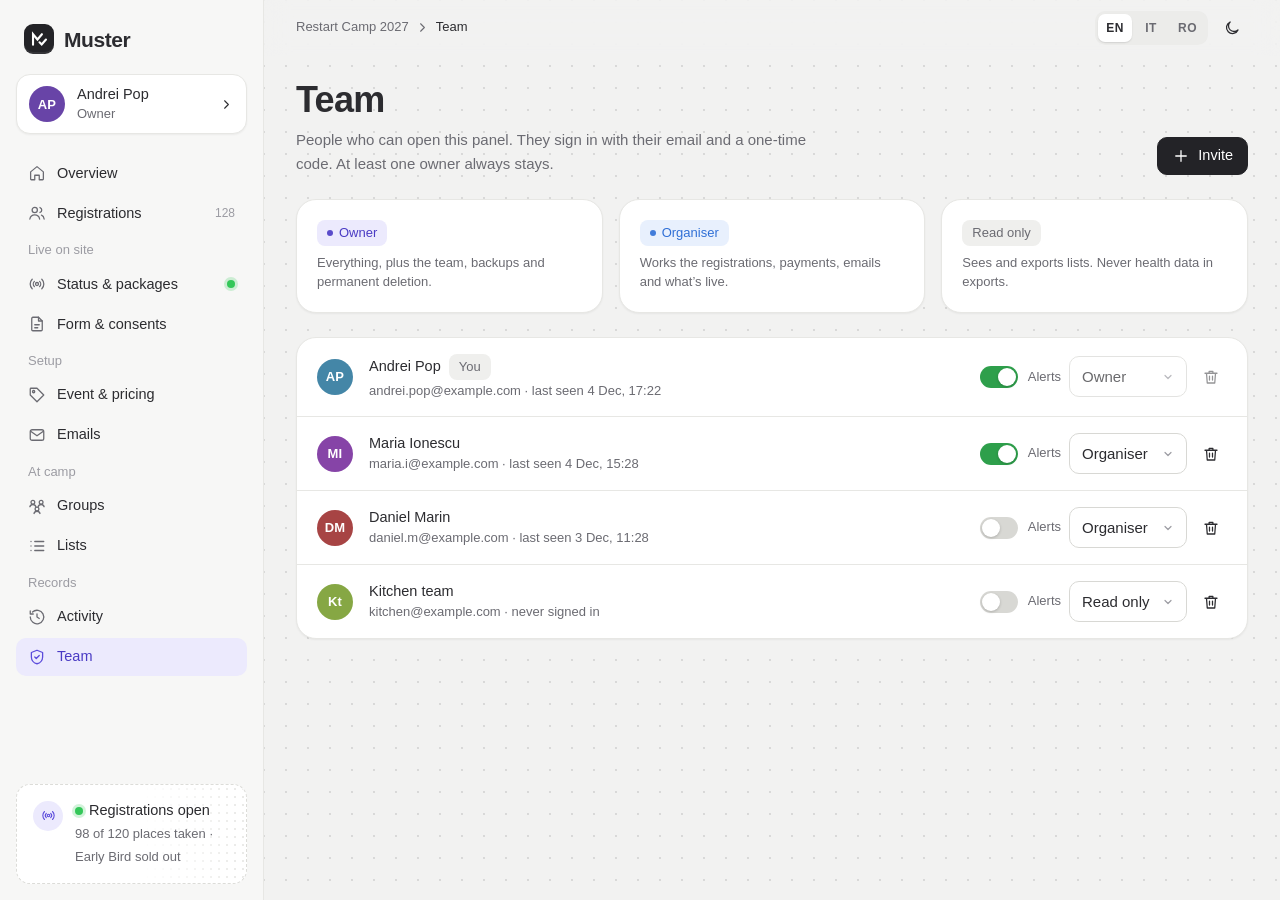
<file: design/team.html>
<!doctype html>
<html lang="en">
<head>
<meta charset="utf-8">
<meta name="viewport" content="width=device-width, initial-scale=1, viewport-fit=cover">
<meta name="robots" content="noindex">
<title>Team · Muster</title>
<link rel="icon" href="favicon.svg" type="image/svg+xml">
<link rel="stylesheet" href="css/tokens.css?v=10">
<link rel="stylesheet" href="css/ui.css?v=10">
</head>
<body data-shell data-page="team" data-title="Team" data-title-key="nav.team">
<div data-content>
  <header class="page-head">
    <div>
      <h1 class="page-head__title" data-i18n="tm.title">Team</h1>
      <p class="page-head__lead" data-i18n="tm.lead">People who can open this panel. They sign in with their email and a one-time code. At least one owner always stays.</p>
    </div>
    <div class="page-head__actions"><button class="btn btn--primary" type="button" data-modal-open="m-inv"><span data-icon="plus"></span><span data-i18n="tm.invite">Invite</span></button></div>
  </header>

  <div class="grid-3" style="margin-bottom:24px">
    <div class="card card--pad stack stack--sm"><span class="chip chip--accent" style="align-self:flex-start" data-i18n="role.owner">Owner</span><p class="small muted" data-i18n="tm.r1">Everything, plus the team, backups and permanent deletion.</p></div>
    <div class="card card--pad stack stack--sm"><span class="chip chip--info" style="align-self:flex-start" data-i18n="role.admin">Organiser</span><p class="small muted" data-i18n="tm.r2">Works the registrations, payments, emails and what’s live.</p></div>
    <div class="card card--pad stack stack--sm"><span class="chip chip--plain" style="align-self:flex-start" data-i18n="role.viewer">Read only</span><p class="small muted" data-i18n="tm.r3">Sees and exports lists. Never health data in exports.</p></div>
  </div>

  <div class="rows" id="team"></div>
</div>

<div class="modal" id="m-inv" role="dialog" aria-modal="true" aria-labelledby="m-inv-t">
  <button class="modal__scrim" type="button" tabindex="-1" aria-label="Close"></button>
  <div class="modal__box">
    <div class="modal__head"><h2 class="modal__title" id="m-inv-t" data-i18n="tm.invite.t">Invite to the team</h2></div>
    <div class="modal__body">
      <label class="field"><span class="field__label" data-i18n="fld.email">Email</span><input class="input" type="email" data-autofocus placeholder="name@example.com"></label>
      <label class="field"><span class="field__label"><span data-i18n="fld.name">Name</span> <small data-i18n="opt">optional</small></span><input class="input"></label>
      <div class="field"><span class="field__label" data-i18n="tm.role">Role</span>
        <div class="seg seg--full" data-seg role="group"><button class="seg__item" type="button" aria-pressed="true" data-i18n="role.admin">Organiser</button><button class="seg__item" type="button" aria-pressed="false" data-i18n="role.viewer">Read only</button><button class="seg__item" type="button" aria-pressed="false" data-i18n="role.owner">Owner</button></div></div>
      <label class="check"><input type="checkbox" checked> <span data-i18n="tm.notify">Email them at every new registration</span></label>
    </div>
    <div class="modal__foot">
      <button class="btn" type="button" data-modal-close data-i18n="act.cancel">Cancel</button>
      <button class="btn btn--primary" type="button" data-modal-close data-toast="Invitation sent" data-toast-key="toast.invite" data-i18n="tm.send">Send invitation</button>
    </div>
  </div>
</div>

<script src="js/i18n.js?v=10"></script>
<script src="js/muster.js?v=10"></script>
<script>
document.addEventListener('muster:ready', () => {
  const R = Muster, esc = R.esc;
  const M = [['Andrei Pop', 'andrei.pop@example.com', 'owner', true, 0.1, true], ['Maria Ionescu', 'maria.i@example.com', 'admin', true, 2, false], ['Daniel Marin', 'daniel.m@example.com', 'admin', false, 30, false], ['Kitchen team', 'kitchen@example.com', 'viewer', false, null, false]];
  const ROLE = { owner: ['role.owner', 'Owner'], admin: ['role.admin', 'Organiser'], viewer: ['role.viewer', 'Read only'] };
  function render() {
    R.$('#team').innerHTML = M.map(([n, e, role, notif, h, me], i) => `
      <div class="rowline">
        <span class="avatar" data-hue style="--h:${i * 80 + 200}">${esc(n.split(' ').map((w) => w[0]).join('').slice(0, 2))}</span>
        <div class="rowline__text"><div class="rowline__title">${esc(n)} ${me ? `<span class="chip chip--plain">${esc(R.t('tm.you', 'You'))}</span>` : ''}</div><div class="rowline__sub">${esc(e)} · ${h === null ? esc(R.t('tm.never', 'never signed in')) : esc(R.t('tm.last', 'last seen {d}', { d: R.fmtDate(new Date(Date.now() - h * 3600e3).toISOString(), 'time') }))}</div></div>
        <div class="rowline__end">
          <label class="switch"><input type="checkbox" ${notif ? 'checked' : ''}><span class="switch__track"></span><span class="small muted">${esc(R.t('tm.alerts', 'Alerts'))}</span></label>
          <select class="select" style="width:auto;min-height:34px" ${me ? 'disabled' : ''} aria-label="${esc(R.t('tm.role', 'Role'))}">${Object.entries(ROLE).map(([k, [kk, en]]) => `<option ${k === role ? 'selected' : ''}>${esc(R.t(kk, en))}</option>`).join('')}</select>
          <button class="btn btn--ghost btn--icon btn--sm" type="button" ${me ? 'disabled' : ''} aria-label="${esc(R.t('tm.remove', 'Remove'))}">${R.icon('trash')}</button>
        </div>
      </div>`).join('');
  }
  document.addEventListener('muster:lang', render);
  render();
});
</script>
</body>
</html>
</file>
<file: design/css/tokens.css>
/* =========================================================
   Muster — design tokens
   One source for colour, type, space, radius, shadow and motion.
   Light is the default; dark follows the OS unless the page sets
   <html data-theme="light|dark">.

   Visual roles (read these before adding a colour):
   · canvas   — the grey the app sits on
   · surface  — white sheets: cards, tables, drawers, inputs
   · ink      — text and the primary button (one dark, never pure black)
   · accent   — violet, ONLY for "you are here", selection, focus, links
   · status   — green / amber / red / blue, ONLY inside chips, dots, callouts
   ========================================================= */

:root {
  color-scheme: light;

  /* ---- canvas & surfaces ---- */
  --canvas:        #F2F2F1;
  --canvas-2:      #F7F7F6;   /* app frame, sidebar */
  --surface:       #FFFFFF;
  --surface-2:     #FAFAF9;   /* table header, hover */
  --surface-sunk:  #ECECEA;   /* segmented track, code */
  --overlay:       rgba(20, 20, 24, .32);

  /* ---- lines ---- */
  --line:          #E7E7E4;
  --line-strong:   #D8D8D4;
  --line-dashed:   #DCDCD8;

  /* ---- ink ---- */
  --ink:           #2C2C30;   /* body + headings */
  --ink-2:         #6B6B72;   /* secondary text, labels */
  --ink-3:         #9C9CA3;   /* placeholders, meta, disabled */
  --ink-inverse:   #FFFFFF;
  --btn-primary:   #232327;
  --btn-primary-h: #000000;

  /* ---- accent (violet) ---- */
  --accent:        #5B4BDB;
  --accent-ink:    #4A3BC4;
  --accent-soft:   #ECEAFD;
  --accent-soft-2: #E2DEFB;
  --focus:         0 0 0 3px rgba(91, 75, 219, .28);

  /* ---- status ---- */
  --ok:            #2E9F4B;  --ok-soft:     #E5F6E7;  --ok-line:     #BFE5C6;
  --warn:          #B4730E;  --warn-soft:   #FCF1DD;  --warn-line:   #F0D7A6;
  --bad:           #D2433A;  --bad-soft:    #FDECEA;  --bad-line:    #F5C2BD;
  --info:          #2F6FD6;  --info-soft:   #E8F0FD;  --info-line:   #C3D6F6;
  --neutral-soft:  #EFEFED;
  --dot-live:      #34C759;
  --dot-grid:      rgba(44, 44, 48, .13);  /* the Notion-style dotted canvas */
  --dot-alert:     #F0503C;

  /* ---- group colours (12, distinct in hue, readable on white) ---- */
  --g1: #E5484D; --g2: #E8741C; --g3: #C99700; --g4: #2F9E5E; --g5: #10A190; --g6: #0B91B0;
  --g7: #3E63DD; --g8: #6E56CF; --g9: #A04CC6; --g10: #D6409F; --g11: #9C6B47; --g12: #6F6E77;

  /* ---- type ---- */
  --font: -apple-system, BlinkMacSystemFont, "SF Pro Text", "Inter", "Segoe UI", Roboto, "Helvetica Neue", Arial, sans-serif;
  --font-display: -apple-system, BlinkMacSystemFont, "SF Pro Display", "Inter", "Segoe UI", Roboto, "Helvetica Neue", Arial, sans-serif;
  --mono: ui-monospace, "SF Mono", Menlo, Consolas, monospace;

  --t-display: 600 clamp(28px, 4vw, 36px)/1.12 var(--font-display);
  --t-h2:      600 20px/1.3 var(--font-display);
  --t-h3:      600 15px/1.35 var(--font);
  --t-body:    400 15px/1.55 var(--font);
  --t-ui:      500 14.5px/1.35 var(--font);
  --t-small:   400 13px/1.45 var(--font);
  --t-label:   500 13px/1.3 var(--font);
  --t-micro:   600 11px/1.2 var(--font);
  --track-tight: -0.02em;

  /* ---- space (4px grid) ---- */
  --s1: 4px;  --s2: 8px;  --s3: 12px; --s4: 16px; --s5: 20px;
  --s6: 24px; --s7: 32px; --s8: 40px; --s9: 56px; --s10: 72px;
  --gutter: 16px;

  /* ---- radius ---- */
  --r-xs: 6px;  --r-sm: 8px;  --r-md: 10px; --r-lg: 14px;
  --r-xl: 20px; --r-2xl: 28px; --r-pill: 999px;

  /* ---- shadow ---- */
  --sh-1: 0 1px 2px rgba(17, 17, 26, .05);
  --sh-2: 0 1px 2px rgba(17, 17, 26, .04), 0 6px 20px rgba(17, 17, 26, .05);
  --sh-3: 0 2px 6px rgba(17, 17, 26, .06), 0 18px 48px rgba(17, 17, 26, .12);
  --sh-seg: 0 1px 2px rgba(17, 17, 26, .08), 0 1px 1px rgba(17, 17, 26, .04);

  /* ---- motion ---- */
  --ease: cubic-bezier(.2, .8, .2, 1);
  --ease-out: cubic-bezier(.16, 1, .3, 1);
  --d-fast: 120ms; --d: 200ms; --d-slow: 320ms;

  /* ---- layout ---- */
  --sidebar-w: 264px;
  --content-max: 1180px;
  --drawer-w: 520px;
  --topbar-h: 56px;
}

/* ---- dark: only when the person picks it (light is the default, whatever the OS says) ---- */
:root[data-theme="dark"] {
  color-scheme: dark;
  --canvas: #0F0F11; --canvas-2: #141416; --surface: #1B1B1F; --surface-2: #202025; --surface-sunk: #26262B;
  --overlay: rgba(0, 0, 0, .55);
  --line: #2A2A30; --line-strong: #36363D; --line-dashed: #34343A;
  --ink: #ECECEF; --ink-2: #A4A4AD; --ink-3: #74747D; --ink-inverse: #111113;
  --btn-primary: #F1F1F3; --btn-primary-h: #FFFFFF;
  --accent: #8C80F7; --accent-ink: #A69CFA; --accent-soft: rgba(140, 128, 247, .16); --accent-soft-2: rgba(140, 128, 247, .24);
  --focus: 0 0 0 3px rgba(140, 128, 247, .38);
  --ok: #4CC46B; --ok-soft: rgba(76, 196, 107, .14); --ok-line: rgba(76, 196, 107, .32);
  --warn: #E3A23B; --warn-soft: rgba(227, 162, 59, .14); --warn-line: rgba(227, 162, 59, .32);
  --bad: #F26B61; --bad-soft: rgba(242, 107, 97, .14); --bad-line: rgba(242, 107, 97, .32);
  --info: #6EA0F2; --info-soft: rgba(110, 160, 242, .14); --info-line: rgba(110, 160, 242, .32);
  --neutral-soft: #26262B;
  --sh-1: 0 1px 2px rgba(0, 0, 0, .4);
  --sh-2: 0 1px 2px rgba(0, 0, 0, .35), 0 8px 24px rgba(0, 0, 0, .3);
  --sh-3: 0 2px 8px rgba(0, 0, 0, .4), 0 24px 60px rgba(0, 0, 0, .5);
  --sh-seg: 0 1px 2px rgba(0, 0, 0, .5);
  --dot-grid: rgba(236, 236, 239, .09);
}

@media (max-width: 720px) {
  :root { --gutter: 16px; --drawer-w: 100vw; }
}
</file>
<file: design/css/ui.css>
/* =========================================================
   Muster — components
   Depends on tokens.css. No framework, no build step.
   Naming: .block, .block__part, .block--variant, state via
   aria-* / [data-state] so markup stays the source of truth.
   ========================================================= */

/* ---------- base ---------- */
*, *::before, *::after { box-sizing: border-box; }
html { -webkit-text-size-adjust: 100%; text-size-adjust: 100%; }
body {
  margin: 0; color: var(--ink);
  background-color: var(--canvas);
  /* dotted canvas, as in Notion: only the empty space shows it, cards and tables stay plain white */
  background-image: radial-gradient(circle, var(--dot-grid) 1px, transparent 1.4px);
  background-size: 22px 22px; background-position: 11px 11px; background-attachment: fixed;
  font: var(--t-body); -webkit-font-smoothing: antialiased; -moz-osx-font-smoothing: grayscale;
  overflow-x: hidden;
}
img, svg { display: block; max-width: 100%; }
a { color: var(--accent-ink); text-decoration: none; }
a:hover { text-decoration: underline; text-underline-offset: 3px; }
h1, h2, h3, h4, p { margin: 0; }
button, input, select, textarea { font: inherit; color: inherit; }
button { cursor: pointer; }
:focus-visible { outline: none; box-shadow: var(--focus); border-radius: var(--r-sm); }
::selection { background: var(--accent-soft-2); }
.num, .tabular { font-variant-numeric: tabular-nums; }
.sr-only { position: absolute !important; width: 1px; height: 1px; padding: 0; margin: -1px; overflow: hidden; clip: rect(0 0 0 0); white-space: nowrap; border: 0; }
.skip-link { position: absolute; left: 12px; top: -48px; z-index: 100; padding: 10px 14px; background: var(--btn-primary); color: var(--ink-inverse); border-radius: var(--r-sm); }
.skip-link:focus { top: 12px; }
[hidden] { display: none !important; }

.muted { color: var(--ink-2); }
.faint { color: var(--ink-3); }
.small { font: var(--t-small); }
.micro { font: var(--t-micro); letter-spacing: .06em; text-transform: uppercase; color: var(--ink-3); }
.stack { display: flex; flex-direction: column; gap: var(--s4); }
.stack--sm { gap: var(--s2); }
.stack--lg { gap: var(--s6); }
.row { display: flex; align-items: center; gap: var(--s2); }
.row--wrap { flex-wrap: wrap; }
.row--between { justify-content: space-between; }
.grow { flex: 1 1 auto; min-width: 0; }
.grid-2 { display: grid; grid-template-columns: repeat(2, minmax(0, 1fr)); gap: var(--s4); }
.grid-3 { display: grid; grid-template-columns: repeat(3, minmax(0, 1fr)); gap: var(--s4); }
@media (max-width: 860px) { .grid-3 { grid-template-columns: 1fr 1fr; } }
@media (max-width: 640px) { .grid-2, .grid-3 { grid-template-columns: 1fr; } }

/* ---------- icons ---------- */
.i { width: 18px; height: 18px; flex: 0 0 auto; stroke: currentColor; fill: none; stroke-width: 1.7; stroke-linecap: round; stroke-linejoin: round; }
.i--sm { width: 15px; height: 15px; }
.i--lg { width: 22px; height: 22px; }

/* ---------- app frame ---------- */
.app {
  display: grid; grid-template-columns: var(--sidebar-w) minmax(0, 1fr);
  min-height: 100vh; min-height: 100dvh;
}
.sidebar {
  position: sticky; top: 0; height: 100vh; height: 100dvh; overflow-y: auto;
  display: flex; flex-direction: column; gap: var(--s5);
  padding: var(--s6) var(--s4) var(--s4);
  background: var(--canvas-2); border-right: 1px solid var(--line);
  scrollbar-width: thin;
}
.brand { display: flex; align-items: center; gap: 10px; padding: 0 var(--s2); color: var(--ink); text-decoration: none; }
.brand:hover { text-decoration: none; }
.brand__mark { width: 30px; height: 30px; border-radius: 9px; background: var(--btn-primary); color: var(--ink-inverse); display: grid; place-items: center; box-shadow: inset 0 -2px 0 rgba(255,255,255,.08); }
.brand__mark svg { width: 17px; height: 17px; stroke: currentColor; fill: none; stroke-width: 2; stroke-linecap: round; }
.brand__name { font: 600 21px/1 var(--font-display); letter-spacing: var(--track-tight); }

.account {
  display: flex; align-items: center; gap: var(--s3); width: 100%;
  padding: 10px 12px; text-align: left;
  background: var(--surface); border: 1px solid var(--line); border-radius: var(--r-lg); box-shadow: var(--sh-1);
  transition: border-color var(--d-fast) var(--ease);
}
.account:hover { border-color: var(--line-strong); }
.account__text { flex: 1; min-width: 0; }
.account__name { display: block; font: var(--t-ui); white-space: nowrap; overflow: hidden; text-overflow: ellipsis; }
.account__role { display: block; font: var(--t-small); color: var(--ink-2); }

.nav { display: flex; flex-direction: column; gap: 2px; }
.nav__label { font: var(--t-label); color: var(--ink-3); padding: 0 var(--s3); margin: var(--s2) 0 var(--s1); }
.nav__item {
  display: flex; align-items: center; gap: 11px; min-height: 38px; padding: 0 var(--s3);
  border-radius: var(--r-md); color: var(--ink); font: var(--t-ui); text-decoration: none;
  transition: background var(--d-fast) var(--ease), color var(--d-fast) var(--ease);
}
.nav__item:hover { background: var(--surface-sunk); text-decoration: none; }
.nav__item .i { color: var(--ink-2); }
.nav__item[aria-current="page"] { background: var(--accent-soft); color: var(--accent-ink); }
.nav__item[aria-current="page"] .i { color: var(--accent); }
.nav__count { margin-left: auto; font: 500 12px/1 var(--font); color: var(--ink-3); font-variant-numeric: tabular-nums; }
.nav__item[aria-current="page"] .nav__count { color: var(--accent-ink); }
.nav__dot { margin-left: auto; width: 8px; height: 8px; border-radius: 50%; background: var(--dot-live); box-shadow: 0 0 0 3px color-mix(in srgb, var(--dot-live) 22%, transparent); }
.nav__dot--off { background: var(--ink-3); box-shadow: none; }
.nav__dot--warn { background: var(--warn); box-shadow: 0 0 0 3px var(--warn-soft); }

.sidebar__foot { margin-top: auto; display: flex; flex-direction: column; gap: var(--s3); }

/* live card at the bottom of the sidebar (status at a glance, always visible) */
.livecard {
  position: relative; overflow: hidden; display: flex; gap: var(--s3); padding: var(--s4);
  border: 1px dashed var(--line-dashed); border-radius: var(--r-lg); background: var(--surface);
  color: var(--ink); text-decoration: none;
}
.livecard:hover { text-decoration: none; border-color: var(--line-strong); }
.livecard::after {
  content: ""; position: absolute; inset: 0 0 0 55%; pointer-events: none; opacity: .55;
  background-image: radial-gradient(var(--line-strong) 1px, transparent 1.2px); background-size: 8px 8px;
  -webkit-mask-image: linear-gradient(90deg, transparent, #000); mask-image: linear-gradient(90deg, transparent, #000);
}
.livecard__icon { position: relative; z-index: 1; width: 30px; height: 30px; flex: 0 0 auto; border-radius: 50%; background: var(--accent-soft); color: var(--accent); display: grid; place-items: center; }
.livecard__body { position: relative; z-index: 1; min-width: 0; }
.livecard__title { font: var(--t-ui); display: flex; align-items: center; gap: 6px; }
.livecard__text { font: var(--t-small); color: var(--ink-2); margin-top: 2px; }

/* ---------- topbar (mobile + language) ---------- */
.main { min-width: 0; display: flex; flex-direction: column; }
.topbar {
  position: sticky; top: 0; z-index: 30; height: var(--topbar-h);
  display: flex; align-items: center; gap: var(--s3); padding: 0 var(--s7);
  background: color-mix(in srgb, var(--canvas) 72%, transparent);
  -webkit-backdrop-filter: saturate(1.4) blur(12px); backdrop-filter: saturate(1.4) blur(12px);
  border-bottom: 1px solid transparent;
}
.topbar.is-scrolled { border-bottom-color: var(--line); }
.topbar .topbar__menu { display: none; }
.crumbs { display: flex; align-items: center; gap: 6px; font: var(--t-small); color: var(--ink-2); min-width: 0; }
.crumbs b { color: var(--ink); font-weight: 500; white-space: nowrap; overflow: hidden; text-overflow: ellipsis; }
.topbar__end { margin-left: auto; display: flex; align-items: center; gap: var(--s2); }

.page { width: 100%; max-width: var(--content-max); margin: 0 auto; padding: var(--s6) var(--s7) var(--s10); }
.page--narrow { max-width: 760px; }

.page-head { display: flex; align-items: flex-end; justify-content: space-between; gap: var(--s4); flex-wrap: wrap; margin-bottom: var(--s6); }
.page-head__title { font: var(--t-display); letter-spacing: var(--track-tight); }
.page-head__lead { margin-top: var(--s2); color: var(--ink-2); max-width: 62ch; }
.page-head__actions { display: flex; gap: var(--s2); flex-wrap: wrap; }

.section { margin-top: var(--s8); }
.section__head { display: flex; align-items: baseline; justify-content: space-between; gap: var(--s3); margin-bottom: var(--s3); flex-wrap: wrap; }
.section__title { font: var(--t-h2); letter-spacing: -0.01em; }
.section__lead { color: var(--ink-2); font: var(--t-small); }

/* mobile: sidebar becomes a sheet */
@media (max-width: 960px) {
  .app { grid-template-columns: minmax(0, 1fr); }
  .sidebar {
    position: fixed; inset: 0 auto 0 0; z-index: 60; width: min(86vw, 300px);
    transform: translateX(-102%); transition: transform var(--d-slow) var(--ease-out);
    box-shadow: var(--sh-3);
  }
  .app.nav-open .sidebar { transform: none; }
  .scrim { position: fixed; inset: 0; z-index: 55; background: var(--overlay); opacity: 0; pointer-events: none; transition: opacity var(--d) var(--ease); border: 0; }
  .app.nav-open .scrim { opacity: 1; pointer-events: auto; }
  .topbar { padding: 0 var(--gutter); }
  .topbar .topbar__menu { display: inline-flex; }
  .crumbs > span:first-child, .crumbs > span:first-child + .i { display: none; }
  .page { padding: var(--s4) var(--gutter) var(--s10); }
}
@media (min-width: 961px) { .scrim { display: none; } }

/* ---------- buttons ---------- */
.btn {
  --h: 38px;
  display: inline-flex; align-items: center; justify-content: center; gap: 8px;
  min-height: var(--h); padding: 0 14px; border-radius: var(--r-md);
  border: 1px solid var(--line-strong); background: var(--surface); color: var(--ink);
  font: var(--t-ui); white-space: nowrap; text-decoration: none; user-select: none; -webkit-user-select: none;
  transition: background var(--d-fast) var(--ease), border-color var(--d-fast) var(--ease), transform var(--d-fast) var(--ease), box-shadow var(--d-fast) var(--ease);
  -webkit-tap-highlight-color: transparent; touch-action: manipulation;
}
.btn:hover { background: var(--surface-2); border-color: var(--ink-3); text-decoration: none; }
.btn:active { transform: scale(.98); }
.btn:disabled, .btn[aria-disabled="true"] { opacity: .5; cursor: not-allowed; transform: none; }
.btn--primary { background: var(--btn-primary); border-color: var(--btn-primary); color: var(--ink-inverse); }
.btn--primary:hover { background: var(--btn-primary-h); border-color: var(--btn-primary-h); }
.btn--accent { background: var(--accent); border-color: var(--accent); color: #fff; }
.btn--accent:hover { background: var(--accent-ink); border-color: var(--accent-ink); }
.btn--ghost { background: transparent; border-color: transparent; }
.btn--ghost:hover { background: var(--surface-sunk); border-color: transparent; }
.btn--danger { color: var(--bad); border-color: var(--bad-line); }
.btn--danger:hover { background: var(--bad-soft); border-color: var(--bad); }
.btn--danger-solid { background: var(--bad); border-color: var(--bad); color: #fff; }
.btn--danger-solid:hover { filter: brightness(.94); background: var(--bad); }
.btn--sm { --h: 32px; padding: 0 10px; font-size: 13.5px; border-radius: var(--r-sm); }
.btn--lg { --h: 46px; padding: 0 20px; font-size: 15.5px; border-radius: var(--r-lg); }
.btn--icon { padding: 0; width: var(--h); }
.btn--block { width: 100%; }
@media (pointer: coarse) { .btn { --h: 44px; } .btn--sm { --h: 38px; } }

/* ---------- segmented control (the "Active · Negotiating · Archived" pill) ---------- */
.seg {
  display: inline-flex; gap: 2px; padding: 4px; border-radius: var(--r-lg);
  background: var(--surface-sunk); max-width: 100%; overflow-x: auto; scrollbar-width: none;
}
.seg::-webkit-scrollbar { display: none; }
.seg__item {
  display: inline-flex; align-items: center; gap: 8px; min-height: 36px; padding: 0 14px;
  border: 0; border-radius: var(--r-md); background: transparent; color: var(--ink-2);
  font: var(--t-ui); white-space: nowrap; text-decoration: none;
  transition: background var(--d-fast) var(--ease), color var(--d-fast) var(--ease), box-shadow var(--d-fast) var(--ease);
}
.seg__item:hover { color: var(--ink); text-decoration: none; }
.seg__item[aria-selected="true"], .seg__item[aria-pressed="true"], .seg__item[aria-current="page"] { background: var(--surface); color: var(--ink); box-shadow: var(--sh-seg); }
.seg__item[aria-selected="true"] .i, .seg__item[aria-pressed="true"] .i, .seg__item[aria-current="page"] .i { color: var(--accent); }
.seg__count { font: 500 12px/1 var(--font); color: var(--ink-3); font-variant-numeric: tabular-nums; }
.seg--full { display: flex; width: 100%; }
.seg--full .seg__item { flex: 1; justify-content: center; }

/* ---------- chips, tags, dots ---------- */
.chip {
  display: inline-flex; align-items: center; gap: 6px; height: 26px; padding: 0 10px;
  border-radius: var(--r-sm); font: 500 13px/1 var(--font); white-space: nowrap;
  background: var(--neutral-soft); color: var(--ink-2);
}
.chip::before { content: ""; width: 6px; height: 6px; border-radius: 50%; background: currentColor; opacity: .9; }
.chip--plain::before { display: none; }
.chip--ok { background: var(--ok-soft); color: var(--ok); }
.chip--warn { background: var(--warn-soft); color: var(--warn); }
.chip--bad { background: var(--bad-soft); color: var(--bad); }
.chip--info { background: var(--info-soft); color: var(--info); }
.chip--accent { background: var(--accent-soft); color: var(--accent-ink); }
.chip--live::before { background: var(--dot-live); box-shadow: 0 0 0 0 color-mix(in srgb, var(--dot-live) 50%, transparent); animation: pulse 2s var(--ease) infinite; }
@keyframes pulse { 0% { box-shadow: 0 0 0 0 color-mix(in srgb, var(--dot-live) 50%, transparent); } 70% { box-shadow: 0 0 0 6px transparent; } 100% { box-shadow: 0 0 0 0 transparent; } }

.tag {
  display: inline-flex; align-items: center; gap: 6px; height: 28px; padding: 0 11px;
  border: 1px solid var(--line-strong); border-radius: var(--r-pill);
  font: 400 13.5px/1 var(--font); color: var(--ink-2); background: var(--surface); white-space: nowrap;
}
.tags { display: flex; flex-wrap: wrap; gap: 6px; }
.dot { width: 8px; height: 8px; border-radius: 50%; display: inline-block; background: var(--dot-alert); }

/* ---------- cards ---------- */
.card {
  background: var(--surface); border: 1px solid var(--line); border-radius: var(--r-xl);
  box-shadow: var(--sh-1);
}
.card--pad { padding: var(--s5); }
.card--hover { transition: box-shadow var(--d) var(--ease), border-color var(--d) var(--ease), transform var(--d) var(--ease); }
.card--hover:hover { box-shadow: var(--sh-2); border-color: var(--line-strong); }
.card__head { display: flex; align-items: center; gap: var(--s3); padding: var(--s4) var(--s5); }
.card__head + .card__body { padding-top: 0; }
.card__body { padding: var(--s5); }
.card__foot { padding: var(--s3) var(--s5); border-top: 1px solid var(--line); display: flex; gap: var(--s2); justify-content: flex-end; flex-wrap: wrap; }
.card__title { font: var(--t-h3); }
.card__sub { font: var(--t-small); color: var(--ink-2); }
.cards { display: grid; grid-template-columns: repeat(auto-fill, minmax(280px, 1fr)); gap: var(--s4); }

/* item card (package / registration) — the "project card" from the reference */
.item {
  display: flex; flex-direction: column; gap: var(--s3); padding: var(--s4) var(--s4) var(--s5);
}
.item__head { display: flex; align-items: center; gap: var(--s3); }
.item__title { font: 600 19px/1.25 var(--font-display); letter-spacing: -0.01em; }
.item__meta { display: flex; flex-direction: column; gap: 9px; }
.meta { display: flex; align-items: center; gap: 9px; color: var(--ink-2); font: 400 14px/1.3 var(--font); }
.meta .i { color: var(--ink-3); width: 17px; height: 17px; }
.meta b { color: var(--ink); font-weight: 500; }

.avatar {
  width: 36px; height: 36px; border-radius: 50%; flex: 0 0 auto;
  display: grid; place-items: center; font: 600 13px/1 var(--font); color: #fff; background: var(--btn-primary);
  letter-spacing: .02em;
}
.avatar--sm { width: 26px; height: 26px; font-size: 11px; }
.avatar--lg { width: 48px; height: 48px; font-size: 16px; }
.avatar[data-hue] { background: hsl(var(--h, 250) 42% 46%); }
.avatar-stack { display: flex; }
.avatar-stack .avatar { border: 2px solid var(--surface); margin-left: -8px; }
.avatar-stack .avatar:first-child { margin-left: 0; }

/* stats */
.stats { display: grid; grid-template-columns: repeat(4, minmax(0, 1fr)); gap: var(--s4); }
@media (max-width: 1100px) { .stats { grid-template-columns: repeat(2, minmax(0, 1fr)); } }
.stat { padding: var(--s4) var(--s5); display: flex; flex-direction: column; gap: 6px; text-decoration: none; color: var(--ink); }
.stat:hover { text-decoration: none; }
.stat__label { display: flex; align-items: center; gap: 8px; font: var(--t-label); color: var(--ink-2); }
.stat__value { font: 600 28px/1.1 var(--font-display); letter-spacing: var(--track-tight); font-variant-numeric: tabular-nums; }
.stat__hint { font: var(--t-small); color: var(--ink-3); }
@media (max-width: 520px) { .stat { padding: var(--s3) var(--s4); } .stat__value { font-size: 24px; } }

/* progress */
.meter { height: 8px; border-radius: var(--r-pill); background: var(--surface-sunk); overflow: hidden; }
.meter > i { display: block; height: 100%; width: var(--v, 0%); background: var(--btn-primary); border-radius: inherit; transition: width var(--d-slow) var(--ease-out); }
.meter--accent > i { background: var(--accent); }
.meter--ok > i { background: var(--ok); }
.meter--warn > i { background: var(--warn); }
.meter--bad > i { background: var(--bad); }
.meter--sm { height: 5px; }

/* ---------- forms ---------- */
.field { display: flex; flex-direction: column; gap: 6px; min-width: 0; }
.field__label { font: var(--t-label); color: var(--ink); }
.field__label small { color: var(--ink-3); font-weight: 400; margin-left: 4px; }
.field__hint { font: var(--t-small); color: var(--ink-3); }
.field__error { font: var(--t-small); color: var(--bad); display: flex; gap: 6px; align-items: center; }
.input, .select, .textarea {
  width: 100%; min-height: 40px; padding: 9px 12px;
  background: var(--surface); border: 1px solid var(--line-strong); border-radius: var(--r-md);
  font: 400 15px/1.4 var(--font); color: var(--ink);
  transition: border-color var(--d-fast) var(--ease), box-shadow var(--d-fast) var(--ease);
}
.input::placeholder, .textarea::placeholder { color: var(--ink-3); }
.input:hover, .select:hover, .textarea:hover { border-color: var(--ink-3); }
.input:focus, .select:focus, .textarea:focus { outline: none; border-color: var(--accent); box-shadow: var(--focus); }
.input[aria-invalid="true"], .select[aria-invalid="true"] { border-color: var(--bad); }
.textarea { min-height: 96px; resize: vertical; }
.select { appearance: none; -webkit-appearance: none; padding-right: 36px;
  background-image: url("data:image/svg+xml,%3Csvg xmlns='http://www.w3.org/2000/svg' width='12' height='12' viewBox='0 0 24 24' fill='none' stroke='%239C9CA3' stroke-width='2.4' stroke-linecap='round' stroke-linejoin='round'%3E%3Cpath d='m6 9 6 6 6-6'/%3E%3C/svg%3E");
  background-repeat: no-repeat; background-position: right 12px center; }
.input--search { padding-left: 38px; background-image: url("data:image/svg+xml,%3Csvg xmlns='http://www.w3.org/2000/svg' width='16' height='16' viewBox='0 0 24 24' fill='none' stroke='%239C9CA3' stroke-width='2' stroke-linecap='round'%3E%3Ccircle cx='11' cy='11' r='7'/%3E%3Cpath d='m20 20-3.5-3.5'/%3E%3C/svg%3E"); background-repeat: no-repeat; background-position: 12px center; }
/* iOS zooms into inputs below 16px: keep 16px on touch screens */
@media (pointer: coarse) { .input, .select, .textarea { font-size: 16px; min-height: 46px; } }

.input-group { display: flex; align-items: stretch; }
.input-group .input { border-radius: var(--r-md) 0 0 var(--r-md); }
.input-group__addon { display: flex; align-items: center; padding: 0 12px; border: 1px solid var(--line-strong); border-left: 0; border-radius: 0 var(--r-md) var(--r-md) 0; background: var(--surface-2); color: var(--ink-2); font: var(--t-small); }

.check { display: flex; align-items: flex-start; gap: 10px; font: 400 14.5px/1.45 var(--font); cursor: pointer; }
.check input { width: 18px; height: 18px; margin: 1px 0 0; accent-color: var(--accent); flex: 0 0 auto; }

/* switch */
.switch { position: relative; display: inline-flex; align-items: center; gap: 10px; cursor: pointer; font: var(--t-ui); }
.switch input { position: absolute; opacity: 0; width: 1px; height: 1px; }
.switch__track { width: 38px; height: 22px; flex: 0 0 auto; border-radius: var(--r-pill); background: var(--line-strong); position: relative; transition: background var(--d) var(--ease); }
.switch__track::after { content: ""; position: absolute; top: 2px; left: 2px; width: 18px; height: 18px; border-radius: 50%; background: #fff; box-shadow: 0 1px 3px rgba(0,0,0,.2); transition: transform var(--d) var(--ease-out); }
.switch input:checked + .switch__track { background: var(--ok); }
.switch input:checked + .switch__track::after { transform: translateX(16px); }
.switch input:focus-visible + .switch__track { box-shadow: var(--focus); }
.switch input:disabled + .switch__track { opacity: .5; }

/* choice cards (radio as card) */
.choice {
  position: relative; display: flex; gap: var(--s3); align-items: flex-start; padding: var(--s4);
  border: 1px solid var(--line-strong); border-radius: var(--r-lg); background: var(--surface); cursor: pointer;
  transition: border-color var(--d-fast) var(--ease), box-shadow var(--d-fast) var(--ease), background var(--d-fast) var(--ease);
}
.choice:hover { border-color: var(--ink-3); }
.choice input { margin: 3px 0 0; width: 18px; height: 18px; accent-color: var(--accent); flex: 0 0 auto; }
.choice:has(input:checked) { border-color: var(--accent); box-shadow: 0 0 0 1px var(--accent); background: color-mix(in srgb, var(--accent-soft) 45%, var(--surface)); }
.choice:has(input:disabled) { cursor: not-allowed; background: var(--surface-2); }
.choice:has(input:disabled) .choice__name, .choice:has(input:disabled) .choice__price { color: var(--ink-3); }
.choice__body { flex: 1; min-width: 0; display: flex; flex-direction: column; gap: 4px; }
.choice__top { display: flex; align-items: baseline; justify-content: space-between; gap: var(--s3); flex-wrap: wrap; }
.choice__name { font: 600 15.5px/1.3 var(--font); }
.choice__price { font: 600 16px/1 var(--font); font-variant-numeric: tabular-nums; }
.choice__price s { color: var(--ink-3); font-weight: 400; margin-right: 6px; }
.choice__desc { font: var(--t-small); color: var(--ink-2); }

.fieldset { border: 0; padding: 0; margin: 0; display: flex; flex-direction: column; gap: var(--s3); min-width: 0; }
.fieldset__legend { font: var(--t-h3); padding: 0; margin-bottom: var(--s1); }

/* ---------- callout (Notion style) ---------- */
.callout {
  display: flex; gap: var(--s3); align-items: flex-start; padding: var(--s3) var(--s4);
  border-radius: var(--r-lg); background: var(--surface-2); border: 1px solid var(--line); font: 400 14.5px/1.5 var(--font);
}
.callout > .i { margin-top: 2px; color: var(--ink-2); }
.callout__body { flex: 1; min-width: 0; display: flex; flex-direction: column; gap: 2px; }
.callout__title { font-weight: 600; }
.callout--info { background: var(--info-soft); border-color: var(--info-line); } .callout--info > .i { color: var(--info); }
.callout--ok { background: var(--ok-soft); border-color: var(--ok-line); } .callout--ok > .i { color: var(--ok); }
.callout--warn { background: var(--warn-soft); border-color: var(--warn-line); } .callout--warn > .i { color: var(--warn); }
.callout--bad { background: var(--bad-soft); border-color: var(--bad-line); } .callout--bad > .i { color: var(--bad); }
.callout--accent { background: var(--accent-soft); border-color: var(--accent-soft-2); } .callout--accent > .i { color: var(--accent); }

/* ---------- toolbar & database views ---------- */
.toolbar { display: flex; align-items: center; gap: var(--s2); flex-wrap: wrap; margin-bottom: var(--s3); }
.toolbar .input--search { max-width: 340px; flex: 1 1 220px; }
.filter-btn { display: inline-flex; align-items: center; gap: 6px; height: 32px; padding: 0 10px; border-radius: var(--r-pill); border: 1px dashed var(--line-strong); background: transparent; color: var(--ink-2); font: var(--t-small); }
.filter-btn:hover { border-style: solid; color: var(--ink); }
.filter-btn[aria-pressed="true"] { border: 1px solid var(--accent-soft-2); background: var(--accent-soft); color: var(--accent-ink); }

.table-wrap { background: var(--surface); border: 1px solid var(--line); border-radius: var(--r-xl); overflow: hidden; box-shadow: var(--sh-1); }
.table-scroll { overflow-x: auto; }
.table { width: 100%; border-collapse: separate; border-spacing: 0; font: 400 14.5px/1.4 var(--font); }
.table th { position: sticky; top: 0; z-index: 1; text-align: left; font: var(--t-label); color: var(--ink-2); background: var(--surface-2); padding: 10px 14px; border-bottom: 1px solid var(--line); white-space: nowrap; }
.table th .i { display: inline-block; vertical-align: -3px; margin-right: 6px; width: 15px; height: 15px; color: var(--ink-3); }
.table td { padding: 12px 14px; border-bottom: 1px solid var(--line); vertical-align: middle; }
.table tbody tr:last-child td { border-bottom: 0; }
.table tbody tr { transition: background var(--d-fast) var(--ease); }
.table tbody tr[data-href] { cursor: pointer; }
.table tbody tr:hover { background: var(--surface-2); }
.table tbody tr[aria-selected="true"] { background: var(--accent-soft); }
.table .num { text-align: right; }
.person { display: flex; align-items: center; gap: var(--s3); min-width: 0; }
.person__name { font-weight: 500; white-space: nowrap; }
.person__sub { font: var(--t-small); color: var(--ink-3); white-space: nowrap; overflow: hidden; text-overflow: ellipsis; }
.nr { font: 500 13px/1 var(--mono); color: var(--ink-3); }

/* tables become cards on phones */
@media (max-width: 720px) {
  .table--cards thead { display: none; }
  .table--cards, .table--cards tbody, .table--cards tr, .table--cards td { display: block; width: 100%; }
  .table--cards tr { padding: var(--s3) var(--s4); border-bottom: 1px solid var(--line); display: grid; grid-template-columns: 1fr auto; gap: 6px var(--s3); align-items: center; }
  .table--cards tbody tr:last-child { border-bottom: 0; }
  .table--cards td { padding: 0; border: 0; }
  .table--cards td[data-label]::before { content: attr(data-label); display: block; font: var(--t-micro); letter-spacing: .05em; text-transform: uppercase; color: var(--ink-3); margin-bottom: 3px; }
  .table--cards td.cell-main { grid-column: 1 / -1; }
  .table--cards td.cell-main::before { display: none; }
  .table--cards td.cell-hide-sm { display: none; }
  .table--cards .num { text-align: left; }
}

/* board (kanban by status) */
.board { display: grid; grid-auto-flow: column; grid-auto-columns: minmax(270px, 1fr); gap: var(--s4); overflow-x: auto; padding-bottom: var(--s2); scroll-snap-type: x mandatory; }
.board__col { scroll-snap-align: start; display: flex; flex-direction: column; gap: var(--s3); min-width: 0; }
.board__head { display: flex; align-items: center; gap: var(--s2); padding: 0 var(--s1); }
.board__head b { font: var(--t-ui); }
.board__head span { color: var(--ink-3); font: var(--t-small); }
.board__card { padding: var(--s4); display: flex; flex-direction: column; gap: var(--s3); text-decoration: none; color: var(--ink); }
.board__card:hover { text-decoration: none; }
@media (max-width: 720px) { .board { grid-auto-columns: 84%; } }

/* ---------- properties (Notion page) ---------- */
.props { display: grid; grid-template-columns: minmax(120px, 170px) minmax(0, 1fr); gap: 2px var(--s3); font: 400 14.5px/1.4 var(--font); }
.props dt { display: flex; align-items: center; gap: 8px; color: var(--ink-2); padding: 7px 0; }
.props dt .i { width: 16px; height: 16px; color: var(--ink-3); }
.props dd { margin: 0; padding: 5px 8px; border-radius: var(--r-sm); min-height: 32px; display: flex; align-items: center; gap: 8px; flex-wrap: wrap; min-width: 0; overflow-wrap: anywhere; }
.props dd:hover { background: var(--surface-2); }
.props dd.is-empty { color: var(--ink-3); }
@media (max-width: 520px) { .props { grid-template-columns: 1fr; } .props dt { padding: 8px 0 0; } .props dd { padding: 2px 0 6px; } .props dd:hover { background: none; } }

/* ---------- drawer (side peek) ---------- */
.drawer {
  position: fixed; top: 0; right: 0; bottom: 0; z-index: 70; width: min(var(--drawer-w), 100vw);
  display: flex; flex-direction: column; background: var(--surface); border-left: 1px solid var(--line); box-shadow: var(--sh-3);
  transform: translateX(104%); transition: transform var(--d-slow) var(--ease-out); visibility: hidden;
}
.drawer.is-open { transform: none; visibility: visible; }
.drawer__head { display: flex; align-items: center; gap: var(--s2); padding: var(--s3) var(--s4); border-bottom: 1px solid var(--line); }
.drawer__body { flex: 1; overflow-y: auto; padding: var(--s5) var(--s6) var(--s8); overscroll-behavior: contain; }
.drawer__foot { padding: var(--s3) var(--s4) calc(var(--s3) + env(safe-area-inset-bottom)); border-top: 1px solid var(--line); display: flex; gap: var(--s2); flex-wrap: wrap; background: var(--surface); }
.drawer__foot .btn { flex: 1 1 auto; }
.backdrop { position: fixed; inset: 0; z-index: 65; background: var(--overlay); opacity: 0; pointer-events: none; transition: opacity var(--d) var(--ease); }
.backdrop.is-open { opacity: 1; pointer-events: auto; }
@media (max-width: 720px) {
  .drawer { top: auto; left: 0; height: 92dvh; border-left: 0; border-radius: var(--r-2xl) var(--r-2xl) 0 0; transform: translateY(104%); }
  .drawer::before { content: ""; position: absolute; top: 8px; left: 50%; width: 40px; height: 4px; margin-left: -20px; border-radius: 4px; background: var(--line-strong); }
  .drawer__head { padding-top: var(--s5); }
  .drawer__body { padding: var(--s4) var(--gutter) var(--s8); }
}

.doc-title { font: 600 26px/1.2 var(--font-display); letter-spacing: var(--track-tight); }
.doc-sec { margin-top: var(--s6); padding-top: var(--s5); border-top: 1px solid var(--line); }
.doc-sec__title { font: var(--t-h3); margin-bottom: var(--s3); display: flex; align-items: center; gap: 8px; }
.doc-sec__title .i { color: var(--ink-3); }

/* ---------- next step (the one action that matters now) ---------- */
.nextstep { display: flex; gap: var(--s3); align-items: center; padding: var(--s4); border-radius: var(--r-lg); background: var(--accent-soft); border: 1px solid var(--accent-soft-2); flex-wrap: wrap; }
.nextstep__text { flex: 1 1 200px; min-width: 0; }
.nextstep__title { font: var(--t-ui); color: var(--accent-ink); }
.nextstep__sub { font: var(--t-small); color: var(--ink-2); margin-top: 2px; }

/* ---------- timeline ---------- */
.timeline { list-style: none; margin: 0; padding: 0; position: relative; }
.timeline::before { content: ""; position: absolute; left: 13px; top: 6px; bottom: 6px; width: 1px; background: var(--line); }
.timeline li { position: relative; display: flex; gap: var(--s3); padding: 6px 0; font: 400 14px/1.45 var(--font); }
.timeline__icon { position: relative; z-index: 1; width: 27px; height: 27px; flex: 0 0 auto; border-radius: 50%; background: var(--surface); border: 1px solid var(--line); display: grid; place-items: center; color: var(--ink-2); }
.timeline__icon .i { width: 14px; height: 14px; }
.timeline__icon--ok { color: var(--ok); border-color: var(--ok-line); background: var(--ok-soft); }
.timeline__icon--bad { color: var(--bad); border-color: var(--bad-line); background: var(--bad-soft); }
.timeline__icon--accent { color: var(--accent); border-color: var(--accent-soft-2); background: var(--accent-soft); }
.timeline__text { padding-top: 3px; min-width: 0; }
.timeline__meta { font: var(--t-small); color: var(--ink-3); }

/* notes */
.note { padding: var(--s3) var(--s4); border-radius: var(--r-md); background: var(--surface-2); border: 1px solid var(--line); font: 400 14.5px/1.5 var(--font); }
.note__meta { font: var(--t-small); color: var(--ink-3); margin-bottom: 4px; }

/* list rows (settings) */
.rows { background: var(--surface); border: 1px solid var(--line); border-radius: var(--r-xl); box-shadow: var(--sh-1); overflow: hidden; }
.rowline { display: flex; align-items: center; gap: var(--s4); padding: var(--s4) var(--s5); border-bottom: 1px solid var(--line); flex-wrap: wrap; }
.rowline:last-child { border-bottom: 0; }
.rowline__icon { width: 36px; height: 36px; border-radius: var(--r-md); background: var(--surface-sunk); display: grid; place-items: center; color: var(--ink-2); flex: 0 0 auto; }
.rowline__text { flex: 1 1 220px; min-width: 0; }
.rowline__title { font: var(--t-ui); display: flex; align-items: center; gap: 8px; flex-wrap: wrap; }
.rowline__sub { font: var(--t-small); color: var(--ink-2); margin-top: 2px; }
.rowline__end { display: flex; align-items: center; gap: var(--s2); margin-left: auto; flex-wrap: wrap; }
@media (max-width: 560px) { .rowline { padding: var(--s4); } .rowline__end { margin-left: 0; width: 100%; } }

/* ---------- modal ---------- */
.modal { position: fixed; inset: 0; z-index: 80; display: grid; place-items: center; padding: var(--s4); visibility: hidden; }
.modal.is-open { visibility: visible; }
.modal__scrim { position: absolute; inset: 0; background: var(--overlay); opacity: 0; transition: opacity var(--d) var(--ease); border: 0; }
.modal.is-open .modal__scrim { opacity: 1; }
.modal__box { position: relative; width: min(520px, 100%); max-height: calc(100dvh - 32px); overflow: auto; background: var(--surface); border-radius: var(--r-xl); box-shadow: var(--sh-3); border: 1px solid var(--line); transform: translateY(8px) scale(.98); opacity: 0; transition: transform var(--d) var(--ease-out), opacity var(--d) var(--ease); }
.modal.is-open .modal__box { transform: none; opacity: 1; }
.modal__head { padding: var(--s5) var(--s5) 0; }
.modal__title { font: var(--t-h2); }
.modal__body { padding: var(--s3) var(--s5) var(--s5); display: flex; flex-direction: column; gap: var(--s4); }
.modal__foot { padding: var(--s3) var(--s5) var(--s5); display: flex; gap: var(--s2); justify-content: flex-end; flex-wrap: wrap; }
@media (max-width: 560px) {
  .modal { place-items: end stretch; padding: 0; }
  .modal__box { width: 100%; border-radius: var(--r-2xl) var(--r-2xl) 0 0; padding-bottom: env(safe-area-inset-bottom); }
  .modal__foot { flex-direction: column-reverse; }
  .modal__foot .btn { width: 100%; }
}

/* diff (publish review) */
.diff { display: flex; flex-direction: column; border: 1px solid var(--line); border-radius: var(--r-lg); overflow: hidden; }
.diff__row { display: grid; grid-template-columns: 1fr auto; gap: var(--s3); align-items: center; padding: var(--s3) var(--s4); border-bottom: 1px solid var(--line); font: 400 14px/1.4 var(--font); }
.diff__row:last-child { border-bottom: 0; }
.diff__change { display: flex; align-items: center; gap: 8px; flex-wrap: wrap; justify-content: flex-end; }
.diff__from { color: var(--ink-3); text-decoration: line-through; }

/* ---------- publish bar ---------- */
.publishbar {
  position: sticky; bottom: max(16px, env(safe-area-inset-bottom)); z-index: 40; margin-top: var(--s6);
  display: flex; align-items: center; gap: var(--s3); padding: 10px 10px 10px 16px;
  background: var(--btn-primary); color: var(--ink-inverse); border-radius: var(--r-lg); box-shadow: var(--sh-3);
  transform: translateY(12px); opacity: 0; pointer-events: none; transition: transform var(--d-slow) var(--ease-out), opacity var(--d) var(--ease);
  flex-wrap: wrap;
}
.publishbar.is-on { transform: none; opacity: 1; pointer-events: auto; }
.publishbar__text { flex: 1 1 180px; font: var(--t-ui); }
.publishbar__text small { display: block; font: var(--t-small); opacity: .7; }
.publishbar .btn--ghost { color: var(--ink-inverse); }
.publishbar .btn--ghost:hover { background: rgba(255,255,255,.12); }
.publishbar .btn--light { background: var(--ink-inverse); color: var(--btn-primary); border-color: var(--ink-inverse); }

/* ---------- toast ---------- */
.toasts { position: fixed; left: 50%; bottom: max(20px, env(safe-area-inset-bottom)); transform: translateX(-50%); z-index: 90; display: flex; flex-direction: column; gap: 8px; align-items: center; pointer-events: none; width: max-content; max-width: calc(100vw - 32px); }
.toast { display: flex; align-items: center; gap: 10px; padding: 10px 14px; border-radius: var(--r-md); background: var(--btn-primary); color: var(--ink-inverse); box-shadow: var(--sh-3); font: var(--t-ui); pointer-events: auto; animation: toast-in var(--d-slow) var(--ease-out); }
.toast .i { color: var(--dot-live); }
.toast--bad .i { color: var(--dot-alert); }
@keyframes toast-in { from { transform: translateY(10px); opacity: 0; } }

/* ---------- menu / popover ---------- */
.menu { position: relative; }
.menu__list { position: absolute; right: 0; top: calc(100% + 6px); z-index: 50; min-width: 200px; padding: 6px; background: var(--surface); border: 1px solid var(--line); border-radius: var(--r-lg); box-shadow: var(--sh-3); display: flex; flex-direction: column; }
.menu__item { display: flex; align-items: center; gap: 10px; min-height: 36px; padding: 0 10px; border: 0; border-radius: var(--r-sm); background: none; text-align: left; font: var(--t-ui); color: var(--ink); text-decoration: none; }
.menu__item:hover, .menu__item[aria-checked="true"] { background: var(--surface-sunk); text-decoration: none; }
.menu__item[aria-checked="true"]::after { content: "✓"; margin-left: auto; color: var(--accent); }
.menu__sep { height: 1px; background: var(--line); margin: 6px 0; }

/* lang switch (compact) */
.lang { display: inline-flex; padding: 3px; gap: 2px; border-radius: var(--r-md); background: var(--surface-sunk); }
.lang button { border: 0; background: none; height: 28px; min-width: 34px; padding: 0 8px; border-radius: 7px; font: 600 12px/1 var(--font); letter-spacing: .04em; color: var(--ink-2); }
.lang button[aria-pressed="true"] { background: var(--surface); color: var(--ink); box-shadow: var(--sh-seg); }
@media (pointer: coarse) { .lang button { height: 34px; min-width: 40px; } }

/* empty */
.empty { text-align: center; padding: var(--s9) var(--s5); color: var(--ink-2); display: flex; flex-direction: column; align-items: center; gap: var(--s2); }
.empty__icon { width: 48px; height: 48px; border-radius: var(--r-lg); background: var(--surface-sunk); display: grid; place-items: center; color: var(--ink-3); margin-bottom: var(--s2); }
.empty__title { font: var(--t-h3); color: var(--ink); }

/* kbd + code */
.kbd { display: inline-flex; align-items: center; height: 20px; padding: 0 6px; border: 1px solid var(--line-strong); border-bottom-width: 2px; border-radius: 5px; font: 500 11.5px/1 var(--mono); color: var(--ink-2); background: var(--surface); }
code, .code { font: 400 13px/1.5 var(--mono); background: var(--surface-sunk); padding: 2px 6px; border-radius: 5px; }
pre.code { display: block; padding: var(--s3) var(--s4); overflow-x: auto; white-space: pre; border-radius: var(--r-md); }

/* skeleton */
.skel { border-radius: var(--r-sm); background: linear-gradient(90deg, var(--surface-sunk), var(--surface-2), var(--surface-sunk)); background-size: 200% 100%; animation: skel 1.4s linear infinite; }
@keyframes skel { to { background-position: -200% 0; } }

/* ---------- reduced motion ---------- */
@media (prefers-reduced-motion: reduce) {
  *, *::before, *::after { animation-duration: 1ms !important; animation-iteration-count: 1 !important; transition-duration: 1ms !important; scroll-behavior: auto !important; }
}

/* ---------- print (lists) ---------- */
@media print {
  .sidebar, .topbar, .toolbar, .publishbar, .btn { display: none !important; }
  .app { display: block; } .page { padding: 0; max-width: none; }
  body { background: #fff; }
  .card, .table-wrap, .rows { box-shadow: none; }
}
</file>
<file: design/css/pages.css>
/* =========================================================
   Muster — page layouts that are not reusable components:
   live control centre + phone preview, login, public form,
   brand guidelines, preview hub.
   ========================================================= */

/* ---------- live control centre ---------- */
.live-grid { display: grid; grid-template-columns: minmax(0, 1fr) 320px; gap: var(--s7); align-items: start; }
.live-aside__sticky { position: sticky; top: calc(var(--topbar-h) + 16px); }
@media (max-width: 1180px) { .live-grid { grid-template-columns: minmax(0, 1fr); } .live-aside__sticky { position: static; } .live-aside .phone { max-width: 320px; margin: 0 auto; } }
@media (min-width: 721px) and (max-width: 1180px) { .live-aside { order: -1; } }

.modes { display: grid; grid-template-columns: repeat(2, minmax(0, 1fr)); gap: var(--s3); }
@media (max-width: 640px) { .modes { grid-template-columns: 1fr; } }
.mode {
  position: relative; display: flex; gap: var(--s3); align-items: flex-start; padding: var(--s4);
  border: 1px solid var(--line-strong); border-radius: var(--r-lg); background: var(--surface); cursor: pointer;
  transition: border-color var(--d-fast) var(--ease), box-shadow var(--d-fast) var(--ease), background var(--d-fast) var(--ease);
}
.mode:hover { border-color: var(--ink-3); }
.mode input { position: absolute; opacity: 0; pointer-events: none; }
.mode:has(input:checked) { border-color: var(--accent); box-shadow: 0 0 0 1px var(--accent); background: color-mix(in srgb, var(--accent-soft) 40%, var(--surface)); }
.mode:has(input:focus-visible) { box-shadow: var(--focus); }
.mode__icon { width: 34px; height: 34px; flex: 0 0 auto; border-radius: var(--r-md); display: grid; place-items: center; background: var(--surface-sunk); color: var(--ink-2); }
.mode__icon--ok { background: var(--ok-soft); color: var(--ok); }
.mode__icon--accent { background: var(--accent-soft); color: var(--accent); }
.mode__icon--warn { background: var(--warn-soft); color: var(--warn); }
.mode__icon--bad { background: var(--bad-soft); color: var(--bad); }
.mode__text { display: flex; flex-direction: column; gap: 3px; min-width: 0; }
.mode__text b { font: var(--t-ui); }
.mode__text span { font: var(--t-small); color: var(--ink-2); }

/* phone preview of the public widget */
.phone { border-radius: 38px; padding: 10px; background: var(--btn-primary); box-shadow: var(--sh-3); }
.phone__screen { border-radius: 30px; background: #FBFBFA; color: #2C2C30; min-height: 560px; padding: 34px 18px 22px; display: flex; flex-direction: column; gap: 10px; position: relative; overflow: hidden; font-family: var(--font); }
.phone__screen::before { content: ""; position: absolute; top: 9px; left: 50%; width: 86px; height: 22px; margin-left: -43px; border-radius: 14px; background: var(--btn-primary); }
:root[data-theme="dark"] .phone { background: #000; } :root[data-theme="dark"] .phone__screen::before { background: #000; }
@media (prefers-color-scheme: dark) { :root:not([data-theme="light"]) .phone { background: #000; } :root:not([data-theme="light"]) .phone__screen::before { background: #000; } }
.pw-top { display: flex; align-items: center; gap: 6px; font: 600 11px/1 var(--font); letter-spacing: .05em; text-transform: uppercase; color: #9C9CA3; }
.pw-dot { width: 7px; height: 7px; border-radius: 50%; background: #34C759; }
.pw-title { font: 600 24px/1.15 var(--font-display); letter-spacing: -0.02em; }
.pw-spots { font: 400 13px/1 var(--font); color: #6B6B72; } .pw-spots b { color: #2C2C30; }
.pw-notice { font: 500 12.5px/1.35 var(--font); padding: 9px 11px; border-radius: 10px; }
.pw-notice--warn { background: #FCF1DD; color: #8A5A0B; } .pw-notice--info { background: #E8F0FD; color: #2459AE; }
.pw-pk { display: flex; align-items: center; gap: 10px; padding: 11px; border: 1px solid #E2E2DE; border-radius: 12px; background: #fff; font: 500 13.5px/1.25 var(--font); }
.pw-pk small { display: block; font: 400 11.5px/1.3 var(--font); color: #8B8B92; margin-top: 2px; }
.pw-pk .num { font-weight: 600; }
.pw-pk.is-off { opacity: .55; background: #F5F5F3; }
.pw-radio { width: 16px; height: 16px; border-radius: 50%; border: 1.5px solid #C9C9C4; flex: 0 0 auto; }
.pw-pk:not(.is-off):first-of-type .pw-radio, .pw-pk:not(.is-off) ~ .pw-pk .pw-radio { }
.pw-field { height: 34px; border-radius: 9px; border: 1px solid #E2E2DE; background: #fff; }
.pw-btn { margin-top: auto; height: 42px; border-radius: 12px; background: #232327; color: #fff; display: grid; place-items: center; font: 600 14px/1 var(--font); }
.pw-btn--ghost { background: #fff; color: #232327; border: 1px solid #D8D8D4; margin-top: 12px; width: 100%; }
.pw-count { display: grid; grid-template-columns: repeat(3, 1fr); gap: 8px; margin-top: 18px; }
.pw-count span { background: #fff; border: 1px solid #E2E2DE; border-radius: 14px; padding: 14px 6px; text-align: center; }
.pw-count b { display: block; font: 600 26px/1 var(--font-display); font-variant-numeric: tabular-nums; }
.pw-count small { font: 500 11px/1 var(--font); color: #8B8B92; text-transform: uppercase; letter-spacing: .05em; }
.pw-msg { font: 400 13px/1.45 var(--font); color: #6B6B72; text-align: center; }
.pw-state { margin-top: 24px; display: flex; flex-direction: column; align-items: center; text-align: center; gap: 10px; padding: 22px 14px; background: #fff; border: 1px solid #E2E2DE; border-radius: 16px; }
.pw-state .i { color: #B4730E; } .pw-state--closed .i { color: #D2433A; }
.pw-state b { font: 600 16px/1.3 var(--font); } .pw-state p { font: 400 13px/1.45 var(--font); color: #6B6B72; }

/* ---------- login ---------- */
.auth { min-height: 100dvh; display: grid; grid-template-columns: minmax(0, 1fr) minmax(0, 1.05fr); }
.auth__side { position: relative; overflow: hidden; background: var(--canvas-2); border-right: 1px solid var(--line); padding: var(--s8); display: flex; flex-direction: column; justify-content: space-between; gap: var(--s6); }
.auth__side::after { content: ""; position: absolute; inset: 0; pointer-events: none; opacity: .7; background-image: radial-gradient(var(--line-strong) 1px, transparent 1.3px); background-size: 14px 14px; -webkit-mask-image: radial-gradient(ellipse at 70% 60%, #000, transparent 70%); mask-image: radial-gradient(ellipse at 70% 60%, #000, transparent 70%); }
.auth__side > * { position: relative; z-index: 1; }
.auth__quote { font: 600 clamp(24px, 3vw, 32px)/1.2 var(--font-display); letter-spacing: var(--track-tight); max-width: 18ch; }
.auth__cards { display: flex; flex-direction: column; gap: var(--s3); max-width: 380px; }
.auth__main { display: flex; flex-direction: column; padding: var(--s6) var(--s8); }
.auth__form { width: 100%; max-width: 380px; margin: auto; display: flex; flex-direction: column; gap: var(--s5); }
.otp { display: grid; grid-template-columns: repeat(6, 1fr); gap: 8px; }
.otp input { width: 100%; height: 54px; text-align: center; font: 600 22px/1 var(--font-display); border: 1px solid var(--line-strong); border-radius: var(--r-md); background: var(--surface); font-variant-numeric: tabular-nums; }
.otp input:focus { outline: none; border-color: var(--accent); box-shadow: var(--focus); }
@media (max-width: 900px) { .auth { grid-template-columns: 1fr; } .auth__side { display: none; } .auth__main { padding: var(--s5) var(--gutter); } }

/* ---------- public form ---------- */
.public { min-height: 100dvh; background: var(--canvas); }
.public__bar { display: flex; align-items: center; gap: var(--s3); padding: var(--s3) var(--gutter); max-width: 760px; margin: 0 auto; }
.public__wrap { max-width: 640px; margin: 0 auto; padding: var(--s3) var(--gutter) var(--s10); display: flex; flex-direction: column; gap: var(--s5); }
.public__hero { display: flex; flex-direction: column; gap: var(--s3); padding-top: var(--s4); }
.public__title { font: 600 clamp(30px, 6vw, 40px)/1.08 var(--font-display); letter-spacing: var(--track-tight); }
.public__meta { display: flex; flex-wrap: wrap; gap: 8px 18px; }
.steps { display: flex; gap: 6px; }
.steps i { flex: 1; height: 4px; border-radius: 4px; background: var(--line-strong); transition: background var(--d) var(--ease); }
.steps i.is-on { background: var(--accent); }
.formcard { background: var(--surface); border: 1px solid var(--line); border-radius: var(--r-xl); box-shadow: var(--sh-1); padding: var(--s6); display: flex; flex-direction: column; gap: var(--s5); }
@media (max-width: 560px) { .formcard { padding: var(--s5) var(--s4); border-radius: var(--r-lg); } }
.formcard__head { display: flex; align-items: baseline; justify-content: space-between; gap: var(--s3); }
.formcard__title { font: var(--t-h2); }
.formnav { display: flex; gap: var(--s2); justify-content: space-between; }
.formnav .btn--primary { margin-left: auto; min-width: 140px; }
@media (max-width: 560px) {
  .formnav { position: sticky; bottom: 0; margin: 0 calc(-1 * var(--s4)) calc(-1 * var(--s5)); padding: var(--s3) var(--s4) calc(var(--s3) + env(safe-area-inset-bottom)); background: color-mix(in srgb, var(--surface) 92%, transparent); -webkit-backdrop-filter: blur(10px); backdrop-filter: blur(10px); border-top: 1px solid var(--line); border-radius: 0 0 var(--r-lg) var(--r-lg); }
  .formnav .btn { flex: 1; }
}
.summary { display: flex; flex-direction: column; border: 1px solid var(--line); border-radius: var(--r-lg); overflow: hidden; }
.summary__row { display: flex; justify-content: space-between; gap: var(--s3); padding: 11px var(--s4); border-bottom: 1px solid var(--line); font: 400 14.5px/1.4 var(--font); }
.summary__row:last-child { border-bottom: 0; }
.summary__row span:first-child { color: var(--ink-2); }
.summary__row b { text-align: right; overflow-wrap: anywhere; }
.countdown { display: grid; grid-template-columns: repeat(4, 1fr); gap: var(--s2); }
.countdown div { background: var(--surface); border: 1px solid var(--line); border-radius: var(--r-lg); padding: var(--s4) var(--s1); text-align: center; }
.countdown b { display: block; font: 600 clamp(26px, 7vw, 36px)/1 var(--font-display); font-variant-numeric: tabular-nums; letter-spacing: var(--track-tight); }
.countdown small { font: var(--t-micro); letter-spacing: .06em; text-transform: uppercase; color: var(--ink-3); }
.success-mark { width: 64px; height: 64px; border-radius: 50%; background: var(--ok-soft); color: var(--ok); display: grid; place-items: center; }
.success-mark .i { width: 30px; height: 30px; stroke-width: 2.2; }
.statebar { position: fixed; left: 50%; bottom: max(14px, env(safe-area-inset-bottom)); transform: translateX(-50%); z-index: 40; max-width: calc(100vw - 24px); }
.statebar .seg { box-shadow: var(--sh-3); background: var(--btn-primary); }
.statebar .seg__item { color: color-mix(in srgb, var(--ink-inverse) 70%, transparent); min-height: 32px; padding: 0 11px; font-size: 13px; }
.statebar .seg__item[aria-pressed="true"] { background: var(--ink-inverse); color: var(--btn-primary); }

/* ---------- emails ---------- */
.mail-split { display: grid; grid-template-columns: minmax(0, 1fr) minmax(0, 1fr); gap: var(--s5); align-items: start; }
@media (max-width: 1100px) { .mail-split { grid-template-columns: 1fr; } }
.mailframe { border: 1px solid var(--line); border-radius: var(--r-xl); overflow: hidden; background: var(--surface-2); }
.mailframe__bar { display: flex; align-items: center; gap: var(--s2); padding: var(--s2) var(--s3); border-bottom: 1px solid var(--line); background: var(--surface); flex-wrap: wrap; }
.mailframe__canvas { padding: var(--s5); display: flex; justify-content: center; background: var(--surface-sunk); }
.mailframe__doc { width: 100%; max-width: 560px; background: #fff; color: #2C2C30; border-radius: 12px; box-shadow: var(--sh-1); padding: 28px; font: 400 15px/1.55 var(--font); transition: max-width var(--d-slow) var(--ease-out); }
.mailframe__doc.is-phone { max-width: 340px; padding: 20px; }
.mailframe__doc h1 { font: 600 22px/1.25 var(--font-display); margin-bottom: 10px; }
.mailframe__doc .mbtn { display: inline-block; margin: 14px 0; padding: 12px 18px; background: #232327; color: #fff; border-radius: 10px; font-weight: 600; }
.mailframe__doc .mbox { background: #F5F5F3; border-radius: 10px; padding: 12px 14px; margin: 12px 0; font-size: 14px; }
.var { display: inline-flex; align-items: center; height: 24px; padding: 0 8px; border-radius: 6px; background: var(--accent-soft); color: var(--accent-ink); font: 500 12.5px/1 var(--mono); border: 0; }
button.var:hover { background: var(--accent-soft-2); }

/* ---------- lists ---------- */
.listcard__body { padding: 0 var(--s5) var(--s5); }
.bars { display: flex; flex-direction: column; gap: 10px; }
.bar { display: grid; grid-template-columns: 90px minmax(0, 1fr) 40px; gap: var(--s3); align-items: center; font: 400 14px/1 var(--font); }
.bar .meter { height: 10px; }
.bar b { text-align: right; font-variant-numeric: tabular-nums; }

/* ---------- brand guide + hub ---------- */
.swatches { display: grid; grid-template-columns: repeat(auto-fill, minmax(150px, 1fr)); gap: var(--s3); }
.swatch { border: 1px solid var(--line); border-radius: var(--r-lg); overflow: hidden; background: var(--surface); }
.swatch__color { height: 72px; border-bottom: 1px solid var(--line); }
.swatch__meta { padding: 10px 12px; font: var(--t-small); display: flex; flex-direction: column; gap: 2px; }
.swatch__meta b { font-weight: 600; color: var(--ink); }
.swatch__meta code { background: none; padding: 0; color: var(--ink-3); font-size: 12px; }
.typerow { display: grid; grid-template-columns: 150px minmax(0, 1fr); gap: var(--s4); align-items: baseline; padding: var(--s4) 0; border-bottom: 1px solid var(--line); }
.typerow:last-child { border-bottom: 0; }
@media (max-width: 560px) { .typerow { grid-template-columns: 1fr; gap: 6px; } }
.specimen { display: flex; flex-wrap: wrap; gap: var(--s3); align-items: center; padding: var(--s5); border: 1px dashed var(--line-dashed); border-radius: var(--r-lg); background: var(--surface); }
.principle { padding: var(--s5); display: flex; flex-direction: column; gap: 8px; }
.principle__n { font: 600 12px/1 var(--mono); color: var(--accent); }
.principle b { font: var(--t-h3); }
.principle p { font: var(--t-small); color: var(--ink-2); }
.hub-card { display: flex; flex-direction: column; gap: var(--s3); padding: var(--s5); color: var(--ink); text-decoration: none; }
.hub-card:hover { text-decoration: none; }
.hub-card__icon { width: 40px; height: 40px; border-radius: var(--r-md); display: grid; place-items: center; background: var(--surface-sunk); color: var(--ink-2); }
.hub-card__title { font: 600 17px/1.3 var(--font-display); }
.hub-card__text { font: var(--t-small); color: var(--ink-2); }
.flow { display: flex; align-items: center; gap: 8px; flex-wrap: wrap; }
.flow .i { color: var(--ink-3); }

/* small screens: the standalone header keeps brand + language only */
@media (max-width: 560px) { .public__bar > .chip { display: none; } }
@media (pointer: coarse) { .var { height: 32px; padding: 0 10px; } }

/* the state switcher is a demo tool: on phones it sits at the end of the page, never over the form buttons */
@media (max-width: 560px) { .statebar { position: static; transform: none; margin: 0 var(--gutter) var(--s6); max-width: none; } .statebar .seg { width: 100%; } }
</file>
<file: design/css/groups.css>
/* =========================================================
   Muster — Groups: setup, name preview, board, drag, live stage.
   Each group card gets --gc (its colour token). Tints are mixed
   from --gc and the surface, so both themes stay readable.
   ========================================================= */

/* ---------- setup ---------- */
.gr-setup { display: grid; grid-template-columns: minmax(0, 1.1fr) minmax(0, 1.3fr) minmax(0, .9fr); }
.gr-setup__col { display: flex; flex-direction: column; gap: var(--s3); padding: var(--s5); min-width: 0; }
.gr-setup__col + .gr-setup__col { border-left: 1px solid var(--line); }
.gr-setup__go { justify-content: center; background: var(--surface-2); border-radius: 0 var(--r-xl) var(--r-xl) 0; }
@media (max-width: 1100px) {
  .gr-setup { grid-template-columns: 1fr 1fr; }
  .gr-setup__go { grid-column: 1 / -1; border-left: 0 !important; border-top: 1px solid var(--line); border-radius: 0 0 var(--r-xl) var(--r-xl); }
}
@media (max-width: 680px) {
  .gr-setup { grid-template-columns: 1fr; }
  .gr-setup__col + .gr-setup__col { border-left: 0; border-top: 1px solid var(--line); }
}
.gr-who { display: flex; align-items: baseline; gap: 8px; }
.gr-who__n { font: 600 34px/1 var(--font-display); letter-spacing: var(--track-tight); }
.gr-sub { display: block; margin-top: 1px; font-weight: 400; }
.gr-setup .check b { font-weight: 500; }
.stepper { display: flex; align-items: center; gap: var(--s2); flex-wrap: wrap; }
.stepper .btn { font-size: 20px; }
.stepper__value { min-width: 52px; text-align: center; font: 600 26px/1 var(--font-display); }

/* ---------- name preview ---------- */
.namechips { display: flex; flex-wrap: wrap; gap: 8px; }
.namechip {
  --gc: var(--g1);
  display: inline-flex; align-items: center; gap: 8px; height: 36px; padding: 0 12px 0 10px;
  border-radius: var(--r-pill); border: 1px solid color-mix(in srgb, var(--gc) 35%, var(--line));
  background: color-mix(in srgb, var(--gc) 9%, var(--surface)); color: var(--ink);
  font: 500 14px/1 var(--font); cursor: text; transition: box-shadow var(--d-fast) var(--ease), transform var(--d-fast) var(--ease);
}
.namechip:hover { box-shadow: 0 0 0 3px color-mix(in srgb, var(--gc) 18%, transparent); }
.namechip__dot { width: 10px; height: 10px; border-radius: 50%; background: var(--gc); flex: 0 0 auto; }
.namechip__n { font: 600 11px/1 var(--mono); color: var(--ink-3); }
.namechip input { width: 12ch; border: 0; background: none; font: inherit; color: inherit; padding: 0; outline: none; }
.namechip.is-edited { border-style: dashed; }
.namechip.is-new { animation: chip-in var(--d-slow) var(--ease-out) both; }
@keyframes chip-in { from { opacity: 0; transform: translateY(4px) scale(.96); } }

/* ---------- board ---------- */
.gr-kbd { margin: -4px 0 12px; }
.gr-saved { display: inline-flex; align-items: center; gap: 6px; }
.gr-saved::before { content: ""; width: 6px; height: 6px; border-radius: 50%; background: var(--ok); }
.groups { display: grid; grid-template-columns: repeat(auto-fill, minmax(min(100%, 268px), 1fr)); gap: var(--s4); align-items: start; }

.grp {
  --gc: var(--g1);
  display: flex; flex-direction: column; min-width: 0;
  background: var(--surface); border: 1px solid var(--line); border-radius: var(--r-xl); box-shadow: var(--sh-1);
  transition: box-shadow var(--d) var(--ease), border-color var(--d) var(--ease), transform var(--d) var(--ease);
  overflow: hidden;
}
.grp.is-over { border-color: var(--gc); box-shadow: 0 0 0 3px color-mix(in srgb, var(--gc) 22%, transparent), var(--sh-2); }
.grp__band { height: 4px; background: var(--gc); }
.grp__head { display: flex; align-items: center; gap: 10px; padding: 12px 14px 6px; }
.grp__key { width: 22px; height: 22px; border-radius: 7px; background: color-mix(in srgb, var(--gc) 16%, var(--surface)); color: var(--gc); display: grid; place-items: center; font: 700 12px/1 var(--mono); flex: 0 0 auto; }
.grp__name { font: 600 16px/1.2 var(--font-display); letter-spacing: -0.01em; min-width: 0; flex: 1; overflow: hidden; text-overflow: ellipsis; white-space: nowrap; border: 0; background: none; padding: 2px 4px; margin-left: -4px; border-radius: 6px; text-align: left; color: var(--ink); cursor: text; }
.grp__name:hover { background: var(--surface-sunk); }
.grp__count { font: 600 13px/1 var(--font); color: var(--ink-2); font-variant-numeric: tabular-nums; }
.grp__meta { display: flex; align-items: center; gap: 10px; padding: 0 14px 10px; font: var(--t-small); color: var(--ink-3); flex-wrap: wrap; }
.split { display: inline-flex; width: 44px; height: 6px; border-radius: 6px; overflow: hidden; background: var(--surface-sunk); }
.split i { display: block; height: 100%; }
.split i:first-child { background: var(--g10); } .split i:last-child { background: var(--g7); }
.grp__leader { display: flex; align-items: center; gap: 8px; margin: 0 10px 8px; padding: 7px 8px; border-radius: var(--r-md); background: color-mix(in srgb, var(--gc) 8%, var(--surface)); font: var(--t-small); }
.grp__leader b { font-weight: 600; }
.grp__warn { margin: 0 10px 8px; display: flex; flex-wrap: wrap; gap: 6px; }
.grp__warn .chip { height: 22px; font-size: 12px; }

.grp__list { list-style: none; margin: 0; padding: 2px 6px 8px; display: flex; flex-direction: column; min-height: 48px; }
.member {
  position: relative; display: flex; align-items: center; gap: 8px; padding: 6px 6px 6px 2px; border-radius: var(--r-md);
  outline: none; transition: background var(--d-fast) var(--ease);
}
.member:hover { background: var(--surface-2); }
.member:focus-visible, .member.is-selected { background: color-mix(in srgb, var(--gc) 10%, var(--surface)); box-shadow: inset 0 0 0 1.5px color-mix(in srgb, var(--gc) 55%, transparent); }
.member.is-flash { animation: flash 1.1s var(--ease-out); }
@keyframes flash { 0% { background: color-mix(in srgb, var(--gc) 32%, var(--surface)); } 100% { background: transparent; } }
.member.is-ghosted { opacity: .35; }
.member__grip { width: 22px; height: 30px; display: grid; place-items: center; color: var(--ink-3); cursor: grab; touch-action: none; border: 0; background: none; padding: 0; border-radius: 6px; flex: 0 0 auto; }
.member__grip:hover { color: var(--ink); background: var(--surface-sunk); }
.member__grip .i { width: 16px; height: 16px; }
.member .avatar { width: 28px; height: 28px; font-size: 11px; }
.member__text { flex: 1; min-width: 0; }
.member__name { font: 500 14px/1.25 var(--font); white-space: nowrap; overflow: hidden; text-overflow: ellipsis; display: block; }
.member__sub { font: 400 12px/1.3 var(--font); color: var(--ink-3); white-space: nowrap; overflow: hidden; text-overflow: ellipsis; display: block; }
.member__tag { font: 600 10.5px/1 var(--font); letter-spacing: .03em; text-transform: uppercase; color: var(--warn); background: var(--warn-soft); padding: 3px 5px; border-radius: 5px; margin-left: 4px; vertical-align: 1px; }
.member__act { display: flex; gap: 2px; opacity: 0; transition: opacity var(--d-fast) var(--ease); }
.member:hover .member__act, .member:focus-within .member__act, .member.is-locked .member__act { opacity: 1; }
.member__act .btn { --h: 28px; width: 28px; padding: 0; color: var(--ink-3); }
.member__act .btn:hover { color: var(--ink); }
.member.is-locked .member__lock { color: var(--gc); }
.member__lock[aria-pressed="false"] .i { opacity: .6; }
@media (hover: none) { .member__act { opacity: 1; } .member__act .btn { --h: 36px; width: 36px; } }

.drop-line { height: 2px; margin: 0 6px; border-radius: 2px; background: var(--gc); box-shadow: 0 0 0 2px color-mix(in srgb, var(--gc) 25%, transparent); }

/* drag ghost */
.drag-ghost {
  position: fixed; z-index: 100; pointer-events: none; left: 0; top: 0;
  display: flex; align-items: center; gap: 8px; padding: 8px 12px 8px 8px; border-radius: var(--r-md);
  background: var(--surface); border: 1px solid var(--line-strong); box-shadow: var(--sh-3);
  font: 500 14px/1 var(--font); transform-origin: 20px 50%; rotate: -2deg;
}
.drag-ghost .avatar { width: 26px; height: 26px; font-size: 11px; }
body.is-dragging, body.is-dragging * { cursor: grabbing !important; user-select: none; -webkit-user-select: none; }

/* move dialog */
.movegrid { display: grid; grid-template-columns: repeat(auto-fill, minmax(150px, 1fr)); gap: 8px; }
.movegrid button {
  --gc: var(--g1);
  display: flex; align-items: center; gap: 10px; min-height: 48px; padding: 8px 12px; border-radius: var(--r-md);
  border: 1px solid color-mix(in srgb, var(--gc) 30%, var(--line)); background: color-mix(in srgb, var(--gc) 7%, var(--surface));
  font: 500 14px/1.2 var(--font); text-align: left; color: var(--ink);
}
.movegrid button:hover { border-color: var(--gc); }
.movegrid button[aria-current="true"] { opacity: .5; cursor: default; }
.movegrid small { display: block; color: var(--ink-3); font-weight: 400; }

/* announce preview */
.gr-mail { border: 1px solid var(--line); border-radius: var(--r-lg); background: var(--surface-2); padding: 16px; display: flex; flex-direction: column; gap: 8px; font: 400 14px/1.5 var(--font); }
.gr-mail__badge { --gc: var(--g1); align-self: flex-start; display: inline-flex; align-items: center; gap: 8px; padding: 6px 12px; border-radius: var(--r-pill); background: color-mix(in srgb, var(--gc) 14%, var(--surface)); color: var(--ink); font-weight: 600; }
.gr-mail__badge i { width: 10px; height: 10px; border-radius: 50%; background: var(--gc); }

/* ---------- live stage (always dark: it is a projector screen) ---------- */
.stage {
  --st-bg: #0C0C10; --st-ink: #F4F4F6; --st-dim: #8E8E99; --st-line: #24242B;
  position: fixed; inset: 0; z-index: 120; display: flex; flex-direction: column;
  background: var(--st-bg); color: var(--st-ink); color-scheme: dark;
  padding: max(16px, env(safe-area-inset-top)) max(20px, env(safe-area-inset-right)) max(16px, env(safe-area-inset-bottom)) max(20px, env(safe-area-inset-left));
  overflow: hidden;
}
.stage::before { content: ""; position: absolute; inset: -20%; pointer-events: none; background: radial-gradient(40% 45% at 50% 38%, color-mix(in srgb, var(--gc, #6E56CF) 34%, transparent), transparent 70%); transition: background .8s var(--ease); }
.stage > * { position: relative; }
.stage__top { display: flex; align-items: center; gap: 14px; }
.stage__brand { display: inline-flex; align-items: center; gap: 8px; font: 600 12px/1 var(--font); letter-spacing: .08em; text-transform: uppercase; color: var(--st-dim); margin-right: auto; }
.stage__count { font: 500 14px/1 var(--mono); color: var(--st-dim); }
.stage__btn { height: 36px; padding: 0 14px; border-radius: 10px; border: 1px solid var(--st-line); background: rgba(255,255,255,.04); color: var(--st-ink); font: 500 14px/1 var(--font); display: inline-flex; align-items: center; gap: 6px; }
.stage__btn:hover { background: rgba(255,255,255,.09); }
.stage__btn:focus-visible, .stage__nav:focus-visible { outline: 2px solid #9B87F5; outline-offset: 2px; box-shadow: none; }
.stage__main { flex: 1; min-height: 0; display: flex; flex-direction: column; align-items: center; justify-content: center; gap: clamp(16px, 3vh, 32px); padding: 16px 0; overflow-y: auto; }
.stage__foot { display: flex; align-items: center; justify-content: center; gap: 18px; }
.stage__nav { width: 48px; height: 48px; border-radius: 50%; border: 1px solid var(--st-line); background: rgba(255,255,255,.05); color: var(--st-ink); display: grid; place-items: center; }
.stage__nav--next { background: var(--st-ink); color: var(--st-bg); border-color: var(--st-ink); }
.stage__nav:disabled { opacity: .3; }
.stage__dots { display: flex; gap: 6px; flex-wrap: wrap; justify-content: center; max-width: 60vw; }
.stage__dots button { width: 10px; height: 10px; border-radius: 50%; border: 0; padding: 0; background: var(--st-line); transition: transform var(--d) var(--ease), background var(--d) var(--ease); }
.stage__dots button.is-on { transform: scale(1.35); }
.stage__hint { text-align: center; font: 400 12px/1 var(--font); color: var(--st-dim); margin-top: 10px; }
@media (max-width: 640px) { .stage__hint { display: none; } }

.st-intro { text-align: center; display: flex; flex-direction: column; align-items: center; gap: 18px; }
.st-intro__k { font: 600 13px/1 var(--font); letter-spacing: .12em; text-transform: uppercase; color: var(--st-dim); }
.st-intro__t { font: 700 clamp(44px, 9vw, 112px)/.95 var(--font-display); letter-spacing: -0.035em; text-wrap: balance; }
.st-intro__s { font: 400 clamp(16px, 2.2vw, 22px)/1.4 var(--font); color: var(--st-dim); }
.st-intro__go { margin-top: 10px; height: 52px; padding: 0 26px; border-radius: 14px; border: 0; background: var(--st-ink); color: var(--st-bg); font: 600 17px/1 var(--font); }

.st-group { width: min(1100px, 100%); display: flex; flex-direction: column; align-items: center; gap: clamp(14px, 2.5vh, 26px); }
.st-group__k { display: inline-flex; align-items: center; gap: 10px; font: 600 13px/1 var(--mono); letter-spacing: .1em; text-transform: uppercase; color: var(--st-dim); }
.st-group__k i { width: 12px; height: 12px; border-radius: 50%; background: var(--gc); box-shadow: 0 0 18px var(--gc); }
.st-group__name { font: 700 clamp(48px, 10vw, 128px)/.92 var(--font-display); letter-spacing: -0.04em; color: var(--gc); text-align: center; text-wrap: balance; animation: st-name .7s var(--ease-out) both; }
@keyframes st-name { from { opacity: 0; transform: translateY(18px) scale(.97); filter: blur(6px); } }
.st-group__leader { font: 500 clamp(14px, 1.8vw, 18px)/1.3 var(--font); color: var(--st-dim); }
.st-group__leader b { color: var(--st-ink); font-weight: 600; }
.st-people { width: 100%; display: grid; grid-template-columns: repeat(auto-fill, minmax(min(100%, 250px), 1fr)); gap: 10px; }
.st-person { display: flex; align-items: center; gap: 12px; padding: 12px 14px; border-radius: 14px; background: rgba(255,255,255,.045); border: 1px solid var(--st-line); font: 600 clamp(15px, 1.7vw, 19px)/1.2 var(--font); opacity: 0; transform: translateY(10px); transition: opacity .35s var(--ease), transform .45s var(--ease-out), border-color .35s; }
.st-person.is-in { opacity: 1; transform: none; border-color: color-mix(in srgb, var(--gc) 45%, var(--st-line)); }
.st-person .avatar { width: 34px; height: 34px; font-size: 12px; background: var(--gc); color: #0C0C10; }
.st-person__n { min-width: 0; overflow-wrap: anywhere; }
.st-person.is-spinning .st-person__n { color: var(--st-dim); }

.st-all { width: min(1300px, 100%); display: grid; grid-template-columns: repeat(auto-fill, minmax(min(100%, 230px), 1fr)); gap: 12px; align-self: stretch; margin: 0 auto; }
.st-all__g { --gc: var(--g1); border-radius: 16px; padding: 14px; background: rgba(255,255,255,.04); border: 1px solid var(--st-line); border-top: 3px solid var(--gc); }
.st-all__g h3 { font: 700 20px/1.1 var(--font-display); color: var(--gc); margin-bottom: 8px; letter-spacing: -0.02em; }
.st-all__g ol { margin: 0; padding: 0 0 0 20px; font: 400 14px/1.6 var(--font); color: #D6D6DC; columns: 1; }

@media (prefers-reduced-motion: reduce) {
  .st-person { transition: none; } .st-group__name { animation: none; }
}
</file>
